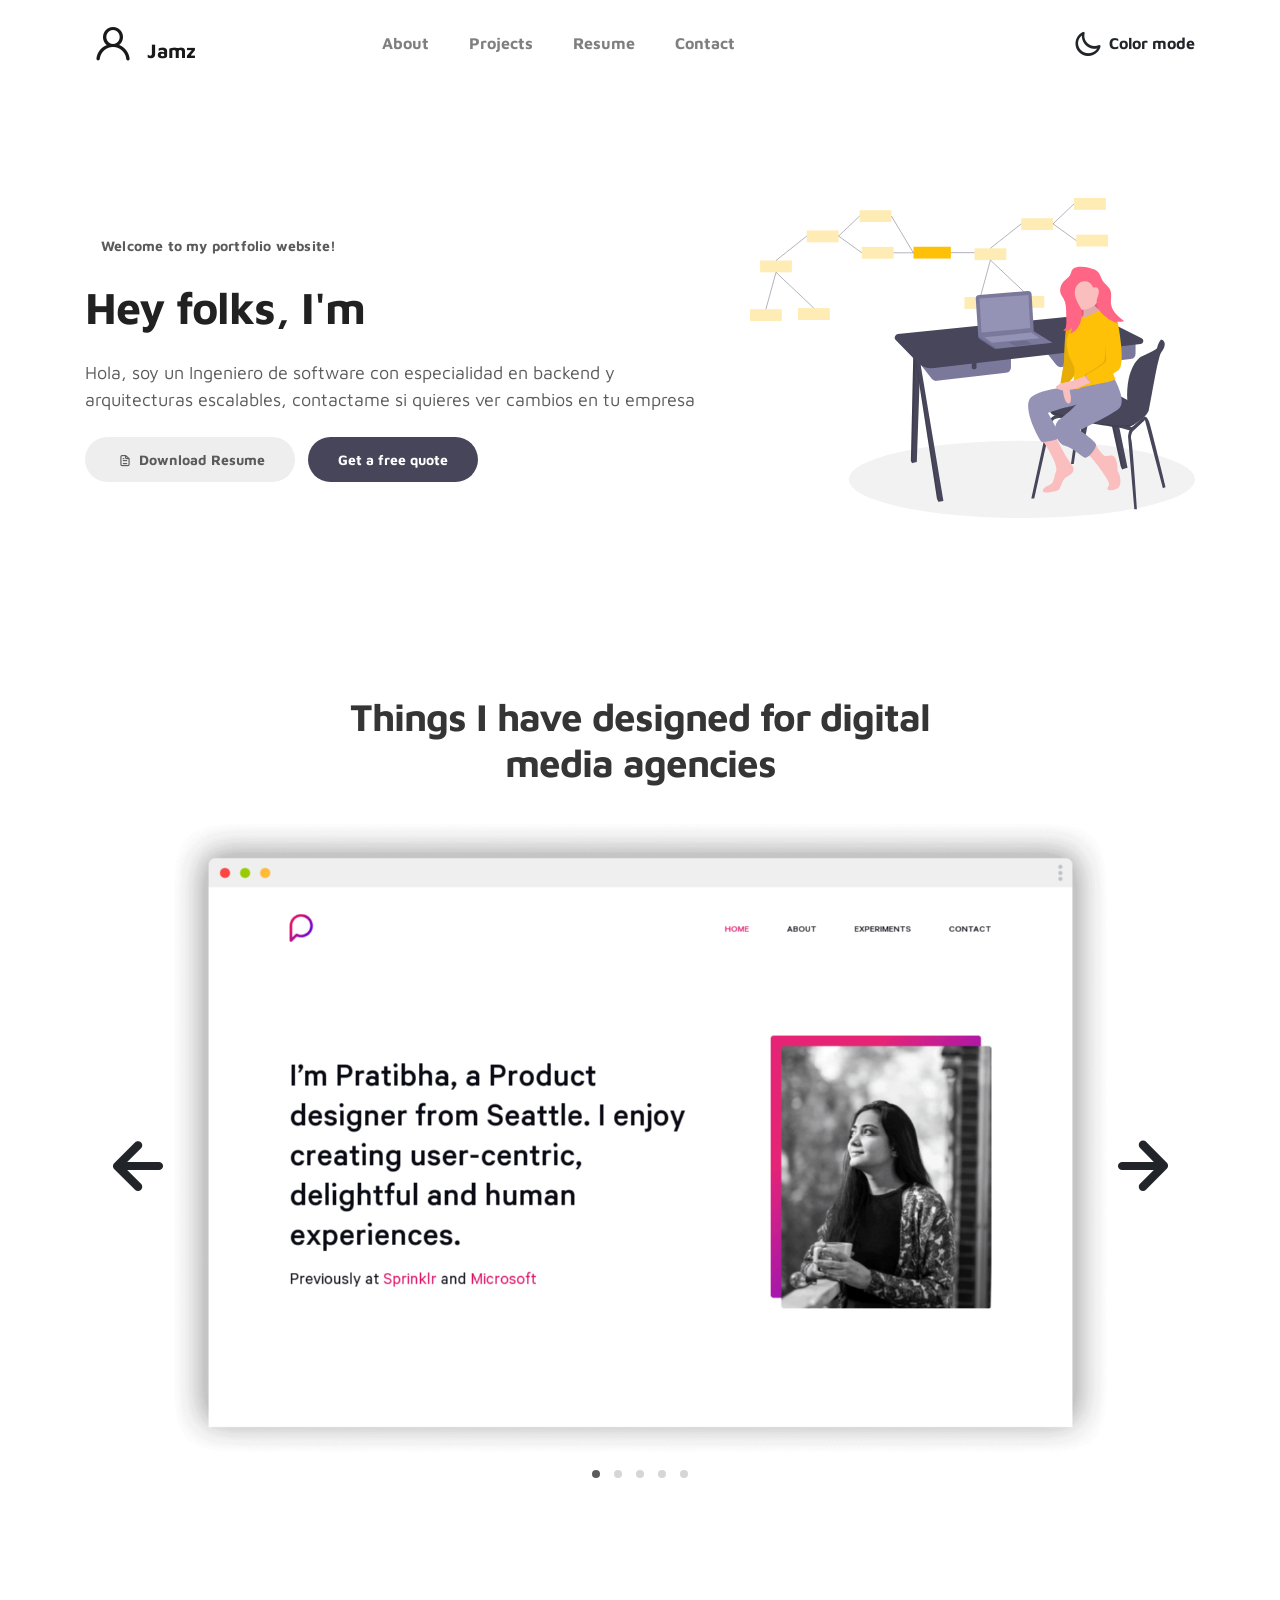
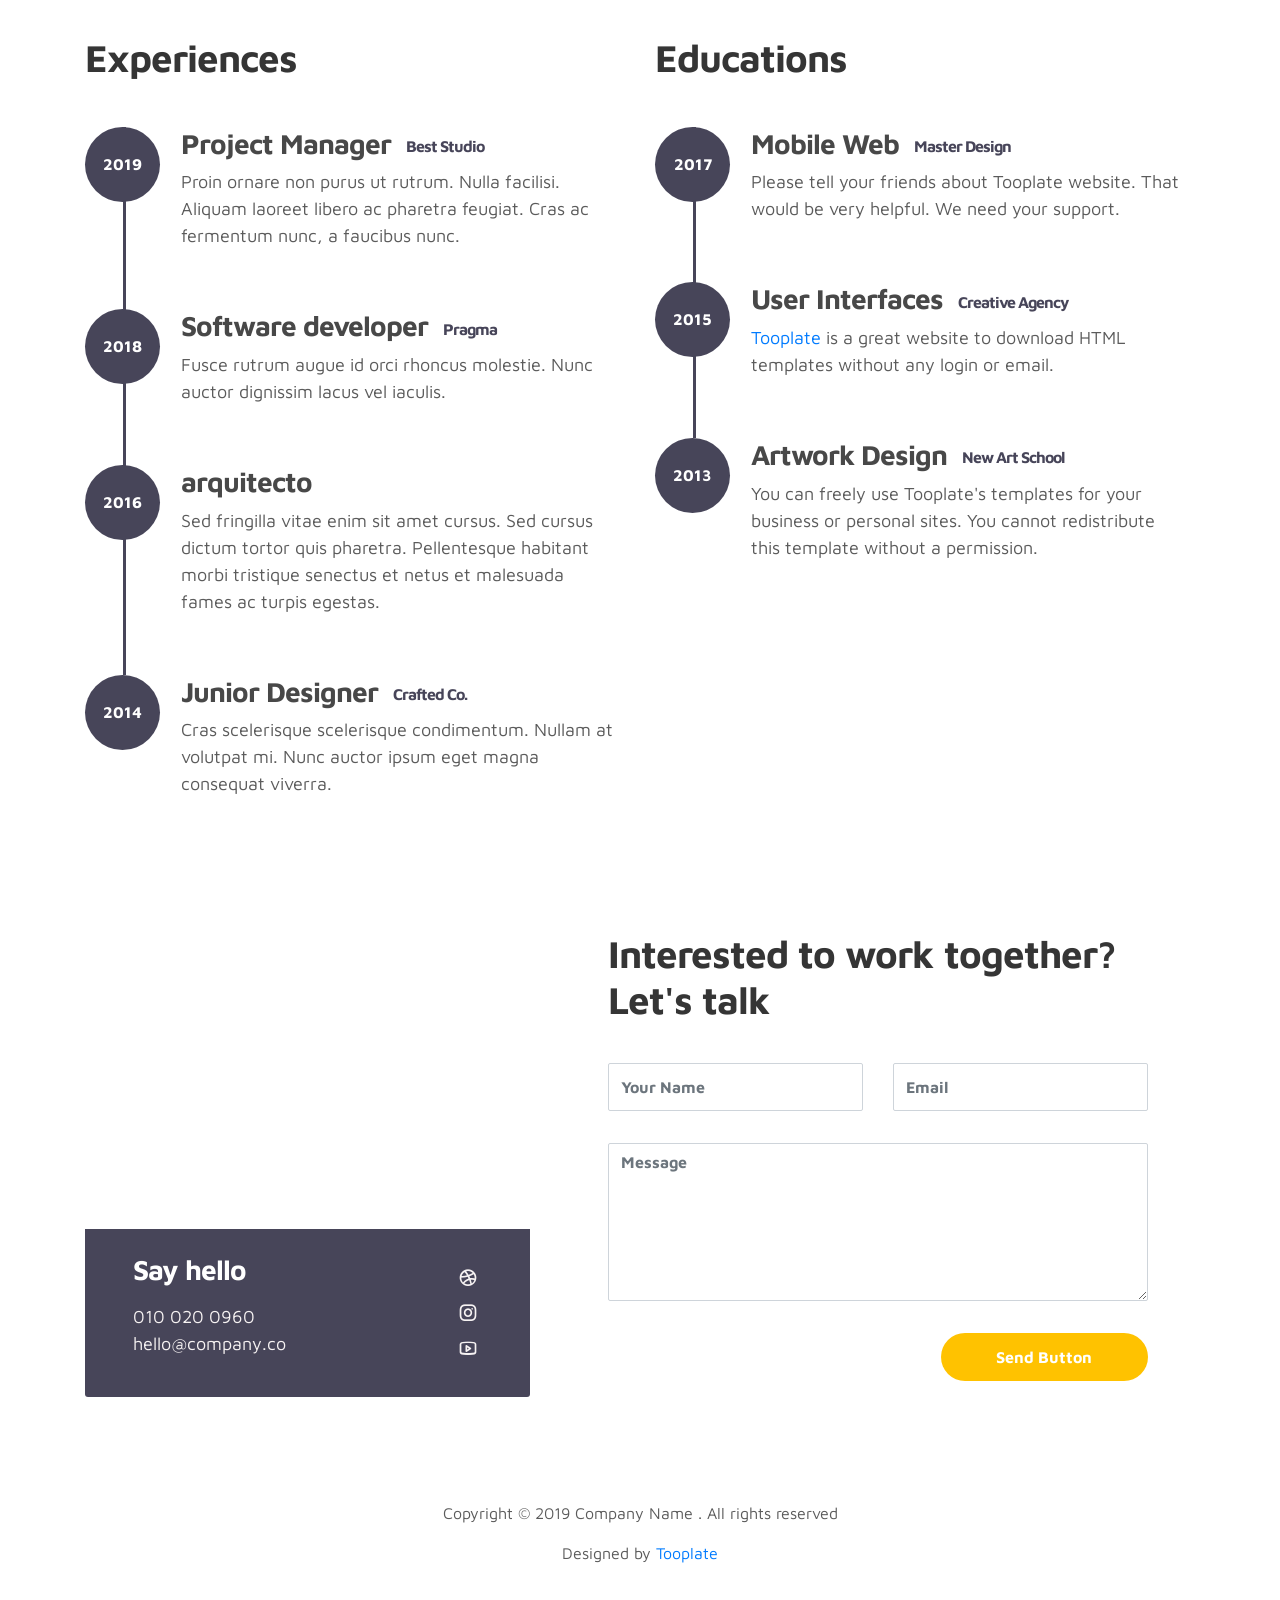
<file: index.html>
<!doctype html>
<html lang="en">
  <head>
    <meta charset="utf-8">
    <meta name="viewport" content="width=device-width, initial-scale=1, shrink-to-fit=no">
    <meta name="description" content="">
    <meta name="author" content="">

    <title>Marvel HTML Bootstrap 4 Template</title>

    <link rel="stylesheet" href="css/bootstrap.min.css">
    <link rel="stylesheet" href="css/unicons.css">
    <link rel="stylesheet" href="css/owl.carousel.min.css">
    <link rel="stylesheet" href="css/owl.theme.default.min.css">

    <!-- MAIN STYLE -->
    <link rel="stylesheet" href="css/tooplate-style.css">
    
<!--

Tooplate 2115 Marvel

https://www.tooplate.com/view/2115-marvel

-->
  </head>
  <body>

    <!-- MENU -->
    <nav class="navbar navbar-expand-sm navbar-light">
        <div class="container">
            <a class="navbar-brand" href="index.html"><i class='uil uil-user'></i> Jamz</a>

            <button class="navbar-toggler" type="button" data-toggle="collapse" data-target="#navbarNav" aria-controls="navbarNav" aria-expanded="false"
                aria-label="Toggle navigation">
                <span class="navbar-toggler-icon"></span>
                <span class="navbar-toggler-icon"></span>
                <span class="navbar-toggler-icon"></span>
            </button>

            <div class="collapse navbar-collapse" id="navbarNav">
                <ul class="navbar-nav mx-auto">
                    <li class="nav-item">
                        <a href="#about" class="nav-link"><span data-hover="About">About</span></a>
                    </li>
                    <li class="nav-item">
                        <a href="#project" class="nav-link"><span data-hover="Projects">Projects</span></a>
                    </li>
                    <li class="nav-item">
                        <a href="#resume" class="nav-link"><span data-hover="Resume">Resume</span></a>
                    </li>
                    <li class="nav-item">
                        <a href="#contact" class="nav-link"><span data-hover="Contact">Contact</span></a>
                    </li>
                </ul>

                <ul class="navbar-nav ml-lg-auto">
                    <div class="ml-lg-4">
                      <div class="color-mode d-lg-flex justify-content-center align-items-center">
                        <i class="color-mode-icon"></i>
                        Color mode
                      </div>
                    </div>
                </ul>
            </div>
        </div>
    </nav>

    <!-- ABOUT -->
    <section class="about full-screen d-lg-flex justify-content-center align-items-center" id="about">
        <div class="container">
            <div class="row">
                
                <div class="col-lg-7 col-md-12 col-12 d-flex align-items-center">
                    <div class="about-text">
                        <small class="small-text">Welcome to <span class="mobile-block">my portfolio website!</span></small>
                        <h1 class="animated animated-text">
                            <span class="mr-2">Hey folks, I'm</span>
                                <div class="animated-info">
                                    <span class="animated-item">Jose Montenegro</span>
                                    <span class="animated-item">Backend </span>
                                    <span class="animated-item">Arquitecto</span>
                                </div>
                        </h1>

                        <p>Hola, soy un Ingeniero de software con especialidad en backend y arquitecturas escalables, contactame si quieres ver cambios en tu empresa</p>
                        
                        <div class="custom-btn-group mt-4">
                          <a href="#" class="btn mr-lg-2 custom-btn"><i class='uil uil-file-alt'></i> Download Resume</a>
                          <a href="#contact" class="btn custom-btn custom-btn-bg custom-btn-link">Get a free quote</a>
                        </div>
                    </div>
                </div>

                <div class="col-lg-5 col-md-12 col-12">
                    <div class="about-image svg">
                        <img src="images/undraw/undraw_software_engineer_lvl5.svg" class="img-fluid" alt="svg image">
                    </div>
                </div>

            </div>
        </div>
    </section>

    <!-- PROJECTS -->
    <section class="project py-5" id="project">
        <div class="container">
                
                <div class="row">
                  <div class="col-lg-11 text-center mx-auto col-12">

                      <div class="col-lg-8 mx-auto">
                        <h2>Things I have designed for digital media agencies</h2>
                      </div>

                      <div class="owl-carousel owl-theme">
                        <div class="item">
                          <div class="project-info">
                            <img src="images/project/project-image01.png" class="img-fluid" alt="project image">
                          </div>
                        </div>

                        <div class="item">
                          <div class="project-info">
                            <img src="images/project/project-image02.png" class="img-fluid" alt="project image">
                          </div>
                        </div>

                        <div class="item">
                          <div class="project-info">
                            <img src="images/project/project-image03.png" class="img-fluid" alt="project image">
                          </div>
                        </div>

                        <div class="item">
                          <div class="project-info">
                            <img src="images/project/project-image04.png" class="img-fluid" alt="project image">
                          </div>
                        </div>

                        <div class="item">
                          <div class="project-info">
                            <img src="images/project/project-image05.png" class="img-fluid" alt="project image">
                          </div>
                        </div>
                      </div>

                  </div>
                </div>
        </div>
    </section>

    <!-- FEATURES -->
    <section class="resume py-5 d-lg-flex justify-content-center align-items-center" id="resume">
        <div class="container">
            <div class="row">

                <div class="col-lg-6 col-12">
                  <h2 class="mb-4">Experiences</h2>

                    <div class="timeline">
                        <div class="timeline-wrapper">
                             <div class="timeline-yr">
                                  <span>2019</span>
                             </div>
                             <div class="timeline-info">
                                  <h3><span>Project Manager</span><small>Best Studio</small></h3>
                                  <p>Proin ornare non purus ut rutrum. Nulla facilisi. Aliquam laoreet libero ac pharetra feugiat. Cras ac fermentum nunc, a faucibus nunc.</p>
                             </div>
                        </div>

                        <div class="timeline-wrapper">
                            <div class="timeline-yr">
                                <span>2018</span>
                            </div>
                            <div class="timeline-info">
                                <h3><span>Software developer</span><small>Pragma</small></h3>
                                <p>Fusce rutrum augue id orci rhoncus molestie. Nunc auctor dignissim lacus vel iaculis.</p>
                            </div>
                        </div>

                        <div class="timeline-wrapper">
                            <div class="timeline-yr">
                                <span>2016</span>
                            </div>
                            <div class="timeline-info">
                                <h3><span>arquitecto</h3>
                                <p>Sed fringilla vitae enim sit amet cursus. Sed cursus dictum tortor quis pharetra. Pellentesque habitant morbi tristique senectus et netus et malesuada fames ac turpis egestas.</p>
                            </div>
                        </div>
                        
                        <div class="timeline-wrapper">
                            <div class="timeline-yr">
                                <span>2014</span>
                            </div>
                            <div class="timeline-info">
                                <h3><span>Junior Designer<small>Crafted Co.</small></h3>
                                <p>Cras scelerisque scelerisque condimentum. Nullam at volutpat mi. Nunc auctor ipsum eget magna consequat viverra.</p>
                            </div>
                        </div>

                    </div>
                </div>

                <div class="col-lg-6 col-12">
                  <h2 class="mb-4 mobile-mt-2">Educations</h2>

                    <div class="timeline">
                        <div class="timeline-wrapper">
                             <div class="timeline-yr">
                                  <span>2017</span>
                             </div>
                             <div class="timeline-info">
                                  <h3><span>Mobile Web</span><small>Master Design</small></h3>
                                  <p>Please tell your friends about Tooplate website. That would be very helpful. We need your support.</p>
                             </div>
                        </div>

                        <div class="timeline-wrapper">
                            <div class="timeline-yr">
                                <span>2015</span>
                            </div>
                            <div class="timeline-info">
                                <h3><span>User Interfaces</span><small>Creative Agency</small></h3>
                                <p><a rel="nofollow" href="https://www.facebook.com/tooplate">Tooplate</a> is a great website to download HTML templates without any login or email.</p>
                            </div>
                        </div>
                        
                        <div class="timeline-wrapper">
                            <div class="timeline-yr">
                                <span>2013</span>
                            </div>
                            <div class="timeline-info">
                                <h3><span>Artwork Design</span><small>New Art School</small></h3>
                                <p>You can freely use Tooplate's templates for your business or personal sites. You cannot redistribute this template without a permission.</p>
                            </div>
                        </div>

                    </div>
                </div>
                
            </div>
        </div>
    </section>

    <!-- CONTACT -->
    <section class="contact py-5" id="contact">
      <div class="container">
        <div class="row">
          
          <div class="col-lg-5 mr-lg-5 col-12">
            <div class="google-map w-100">
              <iframe src="https://www.google.com/maps/embed?pb=!1m18!1m12!1m3!1d12088.558402180099!2d-73.99373482142036!3d40.75895421922642!2m3!1f0!2f0!3f0!3m2!1i1024!2i768!4f13.1!3m3!1m2!1s0x89c25855b8fb3083%3A0xa0f9aef176042a5c!2sTheater+District%2C+New+York%2C+NY%2C+USA!5e0!3m2!1sen!2smm!4v1549875377188" width="400" height="300" frameborder="0" style="border:0" allowfullscreen></iframe>
            </div>

            <div class="contact-info d-flex justify-content-between align-items-center py-4 px-lg-5">
                <div class="contact-info-item">
                  <h3 class="mb-3 text-white">Say hello</h3>
                  <p class="footer-text mb-0">010 020 0960</p>
                  <p><a href="mailto:hello@company.co">hello@company.co</a></p>
                </div>

                <ul class="social-links">
                     <li><a href="#" class="uil uil-dribbble" data-toggle="tooltip" data-placement="left" title="Dribbble"></a></li>
                     <li><a href="#" class="uil uil-instagram" data-toggle="tooltip" data-placement="left" title="Instagram"></a></li>
                     <li><a href="#" class="uil uil-youtube" data-toggle="tooltip" data-placement="left" title="Youtube"></a></li>
                </ul>
            </div>
          </div>

          <div class="col-lg-6 col-12">
            <div class="contact-form">
              <h2 class="mb-4">Interested to work together? Let's talk</h2>

              <form action="" method="get">
                <div class="row">
                  <div class="col-lg-6 col-12">
                    <input type="text" class="form-control" name="name" placeholder="Your Name" id="name">
                  </div>

                  <div class="col-lg-6 col-12">
                    <input type="email" class="form-control" name="email" placeholder="Email" id="email">
                  </div>

                  <div class="col-12">
                    <textarea name="message" rows="6" class="form-control" id="message" placeholder="Message"></textarea>
                  </div>

                  <div class="ml-lg-auto col-lg-5 col-12">
                    <input type="submit" class="form-control submit-btn" value="Send Button">
                  </div>
                </div>
              </form>
            </div>
          </div>

        </div>
      </div>
    </section>

    <!-- FOOTER -->
     <footer class="footer py-5">
          <div class="container">
               <div class="row">

                    <div class="col-lg-12 col-12">                                
                        <p class="copyright-text text-center">Copyright &copy; 2019 Company Name . All rights reserved</p>
                        <p class="copyright-text text-center">Designed by <a rel="nofollow" href="https://www.facebook.com/tooplate">Tooplate</a></p>
                    </div>
                    
               </div>
          </div>
     </footer>

    <script src="js/jquery-3.3.1.min.js"></script>
    <script src="js/popper.min.js"></script>
    <script src="js/bootstrap.min.js"></script>
    <script src="js/Headroom.js"></script>
    <script src="js/jQuery.headroom.js"></script>
    <script src="js/owl.carousel.min.js"></script>
    <script src="js/smoothscroll.js"></script>
    <script src="js/custom.js"></script>

  </body>
</html>
</file>
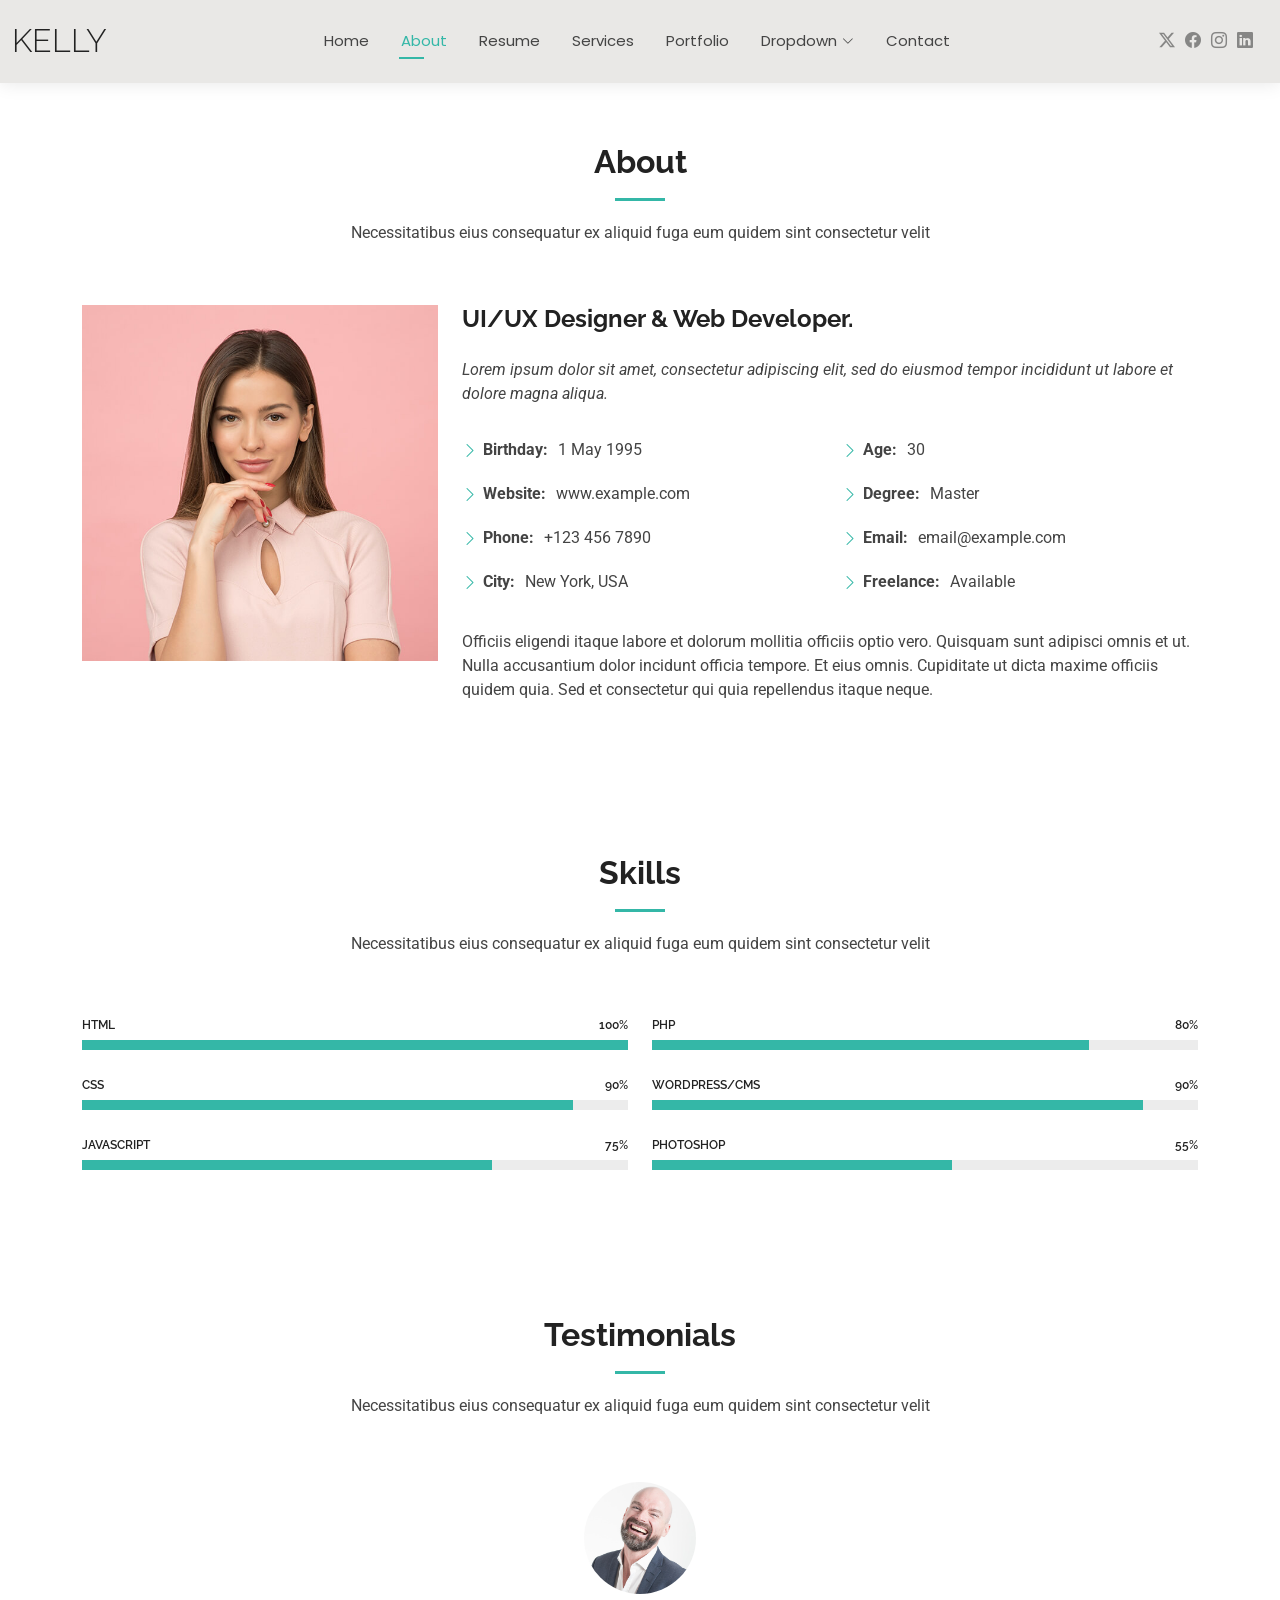
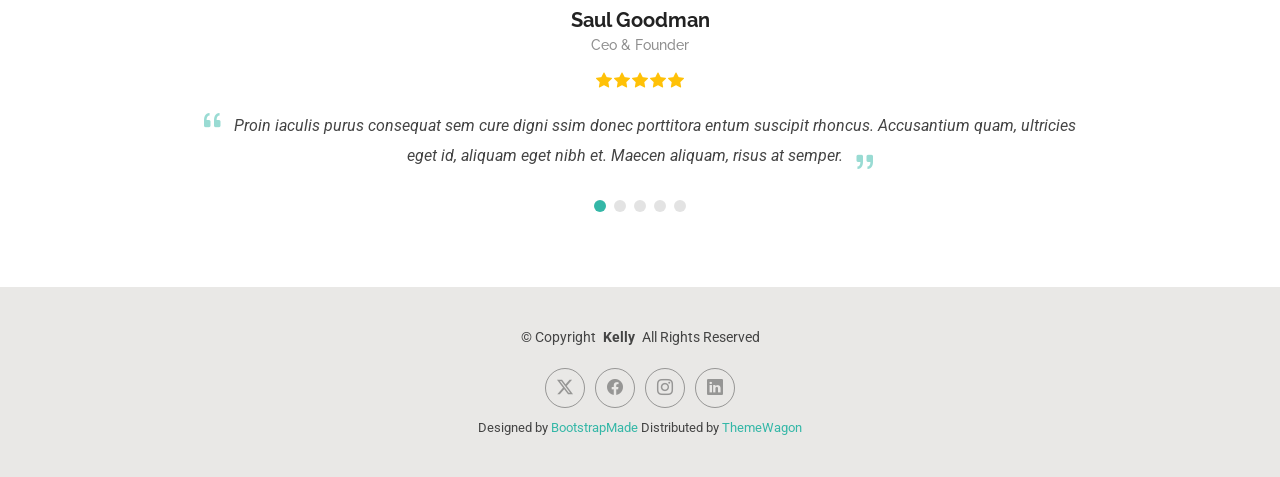
<file: about.html>
<!DOCTYPE html>
<html lang="en">

<head>
  <meta charset="utf-8">
  <meta content="width=device-width, initial-scale=1.0" name="viewport">
  <title>About - Kelly Bootstrap Template</title>
  <meta name="description" content="">
  <meta name="keywords" content="">

  <!-- Favicons -->
  <link href="assets/img/favicon.png" rel="icon">
  <link href="assets/img/apple-touch-icon.png" rel="apple-touch-icon">

  <!-- Fonts -->
  <link href="https://fonts.googleapis.com" rel="preconnect">
  <link href="https://fonts.gstatic.com" rel="preconnect" crossorigin>
  <link href="https://fonts.googleapis.com/css2?family=Roboto:ital,wght@0,100;0,300;0,400;0,500;0,700;0,900;1,100;1,300;1,400;1,500;1,700;1,900&family=Poppins:ital,wght@0,100;0,200;0,300;0,400;0,500;0,600;0,700;0,800;0,900;1,100;1,200;1,300;1,400;1,500;1,600;1,700;1,800;1,900&family=Raleway:ital,wght@0,100;0,200;0,300;0,400;0,500;0,600;0,700;0,800;0,900;1,100;1,200;1,300;1,400;1,500;1,600;1,700;1,800;1,900&display=swap" rel="stylesheet">

  <!-- Vendor CSS Files -->
  <link href="assets/vendor/bootstrap/css/bootstrap.min.css" rel="stylesheet">
  <link href="assets/vendor/bootstrap-icons/bootstrap-icons.css" rel="stylesheet">
  <link href="assets/vendor/aos/aos.css" rel="stylesheet">
  <link href="assets/vendor/swiper/swiper-bundle.min.css" rel="stylesheet">
  <link href="assets/vendor/glightbox/css/glightbox.min.css" rel="stylesheet">

  <!-- Main CSS File -->
  <link href="assets/css/main.css" rel="stylesheet">

  <!-- =======================================================
  * Template Name: Kelly
  * Template URL: https://bootstrapmade.com/kelly-free-bootstrap-cv-resume-html-template/
  * Updated: Aug 07 2024 with Bootstrap v5.3.3
  * Author: BootstrapMade.com
  * License: https://bootstrapmade.com/license/
  ======================================================== -->
</head>

<body class="about-page">

  <header id="header" class="header d-flex align-items-center light-background sticky-top">
    <div class="container-fluid position-relative d-flex align-items-center justify-content-between">

      <a href="index.html" class="logo d-flex align-items-center me-auto me-xl-0">
        <!-- Uncomment the line below if you also wish to use an image logo -->
        <!-- <img src="assets/img/logo.png" alt=""> -->
        <h1 class="sitename">Kelly</h1>
      </a>

      <nav id="navmenu" class="navmenu">
        <ul>
          <li><a href="index.html">Home</a></li>
          <li><a href="about.html" class="active">About</a></li>
          <li><a href="resume.html">Resume</a></li>
          <li><a href="services.html">Services</a></li>
          <li><a href="portfolio.html">Portfolio</a></li>
          <li class="dropdown"><a href="#"><span>Dropdown</span> <i class="bi bi-chevron-down toggle-dropdown"></i></a>
            <ul>
              <li><a href="#">Dropdown 1</a></li>
              <li class="dropdown"><a href="#"><span>Deep Dropdown</span> <i class="bi bi-chevron-down toggle-dropdown"></i></a>
                <ul>
                  <li><a href="#">Deep Dropdown 1</a></li>
                  <li><a href="#">Deep Dropdown 2</a></li>
                  <li><a href="#">Deep Dropdown 3</a></li>
                  <li><a href="#">Deep Dropdown 4</a></li>
                  <li><a href="#">Deep Dropdown 5</a></li>
                </ul>
              </li>
              <li><a href="#">Dropdown 2</a></li>
              <li><a href="#">Dropdown 3</a></li>
              <li><a href="#">Dropdown 4</a></li>
            </ul>
          </li>
          <li><a href="contact.html">Contact</a></li>
        </ul>
        <i class="mobile-nav-toggle d-xl-none bi bi-list"></i>
      </nav>

      <div class="header-social-links">
        <a href="#" class="twitter"><i class="bi bi-twitter-x"></i></a>
        <a href="#" class="facebook"><i class="bi bi-facebook"></i></a>
        <a href="#" class="instagram"><i class="bi bi-instagram"></i></a>
        <a href="#" class="linkedin"><i class="bi bi-linkedin"></i></a>
      </div>

    </div>
  </header>

  <main class="main">

    <!-- About Section -->
    <section id="about" class="about section">

      <!-- Section Title -->
      <div class="container section-title" data-aos="fade-up">
        <h2>About</h2>
        <p>Necessitatibus eius consequatur ex aliquid fuga eum quidem sint consectetur velit</p>
      </div><!-- End Section Title -->

      <div class="container" data-aos="fade-up" data-aos-delay="100">

        <div class="row gy-4 justify-content-center">
          <div class="col-lg-4">
            <img src="assets/img/profile-img.jpg" class="img-fluid" alt="">
          </div>
          <div class="col-lg-8 content">
            <h2>UI/UX Designer &amp; Web Developer.</h2>
            <p class="fst-italic py-3">
              Lorem ipsum dolor sit amet, consectetur adipiscing elit, sed do eiusmod tempor incididunt ut labore et dolore
              magna aliqua.
            </p>
            <div class="row">
              <div class="col-lg-6">
                <ul>
                  <li><i class="bi bi-chevron-right"></i> <strong>Birthday:</strong> <span>1 May 1995</span></li>
                  <li><i class="bi bi-chevron-right"></i> <strong>Website:</strong> <span>www.example.com</span></li>
                  <li><i class="bi bi-chevron-right"></i> <strong>Phone:</strong> <span>+123 456 7890</span></li>
                  <li><i class="bi bi-chevron-right"></i> <strong>City:</strong> <span>New York, USA</span></li>
                </ul>
              </div>
              <div class="col-lg-6">
                <ul>
                  <li><i class="bi bi-chevron-right"></i> <strong>Age:</strong> <span>30</span></li>
                  <li><i class="bi bi-chevron-right"></i> <strong>Degree:</strong> <span>Master</span></li>
                  <li><i class="bi bi-chevron-right"></i> <strong>Email:</strong> <span>email@example.com</span></li>
                  <li><i class="bi bi-chevron-right"></i> <strong>Freelance:</strong> <span>Available</span></li>
                </ul>
              </div>
            </div>
            <p class="py-3">
              Officiis eligendi itaque labore et dolorum mollitia officiis optio vero. Quisquam sunt adipisci omnis et ut. Nulla accusantium dolor incidunt officia tempore. Et eius omnis.
              Cupiditate ut dicta maxime officiis quidem quia. Sed et consectetur qui quia repellendus itaque neque.
            </p>
          </div>
        </div>

      </div>

    </section><!-- /About Section -->

    <!-- Skills Section -->
    <section id="skills" class="skills section">

      <!-- Section Title -->
      <div class="container section-title" data-aos="fade-up">
        <h2>Skills</h2>
        <p>Necessitatibus eius consequatur ex aliquid fuga eum quidem sint consectetur velit</p>
      </div><!-- End Section Title -->

      <div class="container" data-aos="fade-up" data-aos-delay="100">

        <div class="row skills-content skills-animation">

          <div class="col-lg-6">

            <div class="progress">
              <span class="skill"><span>HTML</span> <i class="val">100%</i></span>
              <div class="progress-bar-wrap">
                <div class="progress-bar" role="progressbar" aria-valuenow="100" aria-valuemin="0" aria-valuemax="100"></div>
              </div>
            </div><!-- End Skills Item -->

            <div class="progress">
              <span class="skill"><span>CSS</span> <i class="val">90%</i></span>
              <div class="progress-bar-wrap">
                <div class="progress-bar" role="progressbar" aria-valuenow="90" aria-valuemin="0" aria-valuemax="100"></div>
              </div>
            </div><!-- End Skills Item -->

            <div class="progress">
              <span class="skill"><span>JavaScript</span> <i class="val">75%</i></span>
              <div class="progress-bar-wrap">
                <div class="progress-bar" role="progressbar" aria-valuenow="75" aria-valuemin="0" aria-valuemax="100"></div>
              </div>
            </div><!-- End Skills Item -->

          </div>

          <div class="col-lg-6">

            <div class="progress">
              <span class="skill"><span>PHP</span> <i class="val">80%</i></span>
              <div class="progress-bar-wrap">
                <div class="progress-bar" role="progressbar" aria-valuenow="80" aria-valuemin="0" aria-valuemax="100"></div>
              </div>
            </div><!-- End Skills Item -->

            <div class="progress">
              <span class="skill"><span>WordPress/CMS</span> <i class="val">90%</i></span>
              <div class="progress-bar-wrap">
                <div class="progress-bar" role="progressbar" aria-valuenow="90" aria-valuemin="0" aria-valuemax="100"></div>
              </div>
            </div><!-- End Skills Item -->

            <div class="progress">
              <span class="skill"><span>Photoshop</span> <i class="val">55%</i></span>
              <div class="progress-bar-wrap">
                <div class="progress-bar" role="progressbar" aria-valuenow="55" aria-valuemin="0" aria-valuemax="100"></div>
              </div>
            </div><!-- End Skills Item -->

          </div>

        </div>

      </div>

    </section><!-- /Skills Section -->


    <!-- Testimonials Section -->
    <section id="testimonials" class="testimonials section">

      <!-- Section Title -->
      <div class="container section-title" data-aos="fade-up">
        <h2>Testimonials</h2>
        <p>Necessitatibus eius consequatur ex aliquid fuga eum quidem sint consectetur velit</p>
      </div><!-- End Section Title -->

      <div class="container" data-aos="fade-up" data-aos-delay="100">

        <div class="swiper init-swiper">
          <script type="application/json" class="swiper-config">
            {
              "loop": true,
              "speed": 600,
              "autoplay": {
                "delay": 5000
              },
              "slidesPerView": "auto",
              "pagination": {
                "el": ".swiper-pagination",
                "type": "bullets",
                "clickable": true
              }
            }
          </script>
          <div class="swiper-wrapper">

            <div class="swiper-slide">
              <div class="testimonial-item">
                <img src="assets/img/testimonials/testimonials-1.jpg" class="testimonial-img" alt="">
                <h3>Saul Goodman</h3>
                <h4>Ceo &amp; Founder</h4>
                <div class="stars">
                  <i class="bi bi-star-fill"></i><i class="bi bi-star-fill"></i><i class="bi bi-star-fill"></i><i class="bi bi-star-fill"></i><i class="bi bi-star-fill"></i>
                </div>
                <p>
                  <i class="bi bi-quote quote-icon-left"></i>
                  <span>Proin iaculis purus consequat sem cure digni ssim donec porttitora entum suscipit rhoncus. Accusantium quam, ultricies eget id, aliquam eget nibh et. Maecen aliquam, risus at semper.</span>
                  <i class="bi bi-quote quote-icon-right"></i>
                </p>
              </div>
            </div><!-- End testimonial item -->

            <div class="swiper-slide">
              <div class="testimonial-item">
                <img src="assets/img/testimonials/testimonials-2.jpg" class="testimonial-img" alt="">
                <h3>Sara Wilsson</h3>
                <h4>Designer</h4>
                <div class="stars">
                  <i class="bi bi-star-fill"></i><i class="bi bi-star-fill"></i><i class="bi bi-star-fill"></i><i class="bi bi-star-fill"></i><i class="bi bi-star-fill"></i>
                </div>
                <p>
                  <i class="bi bi-quote quote-icon-left"></i>
                  <span>Export tempor illum tamen malis malis eram quae irure esse labore quem cillum quid cillum eram malis quorum velit fore eram velit sunt aliqua noster fugiat irure amet legam anim culpa.</span>
                  <i class="bi bi-quote quote-icon-right"></i>
                </p>
              </div>
            </div><!-- End testimonial item -->

            <div class="swiper-slide">
              <div class="testimonial-item">
                <img src="assets/img/testimonials/testimonials-3.jpg" class="testimonial-img" alt="">
                <h3>Jena Karlis</h3>
                <h4>Store Owner</h4>
                <div class="stars">
                  <i class="bi bi-star-fill"></i><i class="bi bi-star-fill"></i><i class="bi bi-star-fill"></i><i class="bi bi-star-fill"></i><i class="bi bi-star-fill"></i>
                </div>
                <p>
                  <i class="bi bi-quote quote-icon-left"></i>
                  <span>Enim nisi quem export duis labore cillum quae magna enim sint quorum nulla quem veniam duis minim tempor labore quem eram duis noster aute amet eram fore quis sint minim.</span>
                  <i class="bi bi-quote quote-icon-right"></i>
                </p>
              </div>
            </div><!-- End testimonial item -->

            <div class="swiper-slide">
              <div class="testimonial-item">
                <img src="assets/img/testimonials/testimonials-4.jpg" class="testimonial-img" alt="">
                <h3>Matt Brandon</h3>
                <h4>Freelancer</h4>
                <div class="stars">
                  <i class="bi bi-star-fill"></i><i class="bi bi-star-fill"></i><i class="bi bi-star-fill"></i><i class="bi bi-star-fill"></i><i class="bi bi-star-fill"></i>
                </div>
                <p>
                  <i class="bi bi-quote quote-icon-left"></i>
                  <span>Fugiat enim eram quae cillum dolore dolor amet nulla culpa multos export minim fugiat minim velit minim dolor enim duis veniam ipsum anim magna sunt elit fore quem dolore labore illum veniam.</span>
                  <i class="bi bi-quote quote-icon-right"></i>
                </p>
              </div>
            </div><!-- End testimonial item -->

            <div class="swiper-slide">
              <div class="testimonial-item">
                <img src="assets/img/testimonials/testimonials-5.jpg" class="testimonial-img" alt="">
                <h3>John Larson</h3>
                <h4>Entrepreneur</h4>
                <div class="stars">
                  <i class="bi bi-star-fill"></i><i class="bi bi-star-fill"></i><i class="bi bi-star-fill"></i><i class="bi bi-star-fill"></i><i class="bi bi-star-fill"></i>
                </div>
                <p>
                  <i class="bi bi-quote quote-icon-left"></i>
                  <span>Quis quorum aliqua sint quem legam fore sunt eram irure aliqua veniam tempor noster veniam enim culpa labore duis sunt culpa nulla illum cillum fugiat legam esse veniam culpa fore nisi cillum quid.</span>
                  <i class="bi bi-quote quote-icon-right"></i>
                </p>
              </div>
            </div><!-- End testimonial item -->

          </div>
          <div class="swiper-pagination"></div>
        </div>

      </div>

    </section><!-- /Testimonials Section -->

  </main>

  <footer id="footer" class="footer light-background">

    <div class="container">
      <div class="copyright text-center ">
        <p>© <span>Copyright</span> <strong class="px-1 sitename">Kelly</strong> <span>All Rights Reserved<br></span></p>
      </div>
      <div class="social-links d-flex justify-content-center">
        <a href=""><i class="bi bi-twitter-x"></i></a>
        <a href=""><i class="bi bi-facebook"></i></a>
        <a href=""><i class="bi bi-instagram"></i></a>
        <a href=""><i class="bi bi-linkedin"></i></a>
      </div>
      <div class="credits">
        <!-- All the links in the footer should remain intact. -->
        <!-- You can delete the links only if you've purchased the pro version. -->
        <!-- Licensing information: https://bootstrapmade.com/license/ -->
        <!-- Purchase the pro version with working PHP/AJAX contact form: [buy-url] -->
        Designed by <a href="https://bootstrapmade.com/">BootstrapMade</a> Distributed by <a href=“https://themewagon.com>ThemeWagon
      </div>
    </div>

  </footer>

  <!-- Scroll Top -->
  <a href="#" id="scroll-top" class="scroll-top d-flex align-items-center justify-content-center"><i class="bi bi-arrow-up-short"></i></a>

  <!-- Preloader -->
  <div id="preloader"></div>

  <!-- Vendor JS Files -->
  <script src="assets/vendor/bootstrap/js/bootstrap.bundle.min.js"></script>
  <script src="assets/vendor/php-email-form/validate.js"></script>
  <script src="assets/vendor/aos/aos.js"></script>
  <script src="assets/vendor/waypoints/noframework.waypoints.js"></script>
  <script src="assets/vendor/purecounter/purecounter_vanilla.js"></script>
  <script src="assets/vendor/swiper/swiper-bundle.min.js"></script>
  <script src="assets/vendor/glightbox/js/glightbox.min.js"></script>
  <script src="assets/vendor/imagesloaded/imagesloaded.pkgd.min.js"></script>
  <script src="assets/vendor/isotope-layout/isotope.pkgd.min.js"></script>

  <!-- Main JS File -->
  <script src="assets/js/main.js"></script>

</body>

</html>
</file>
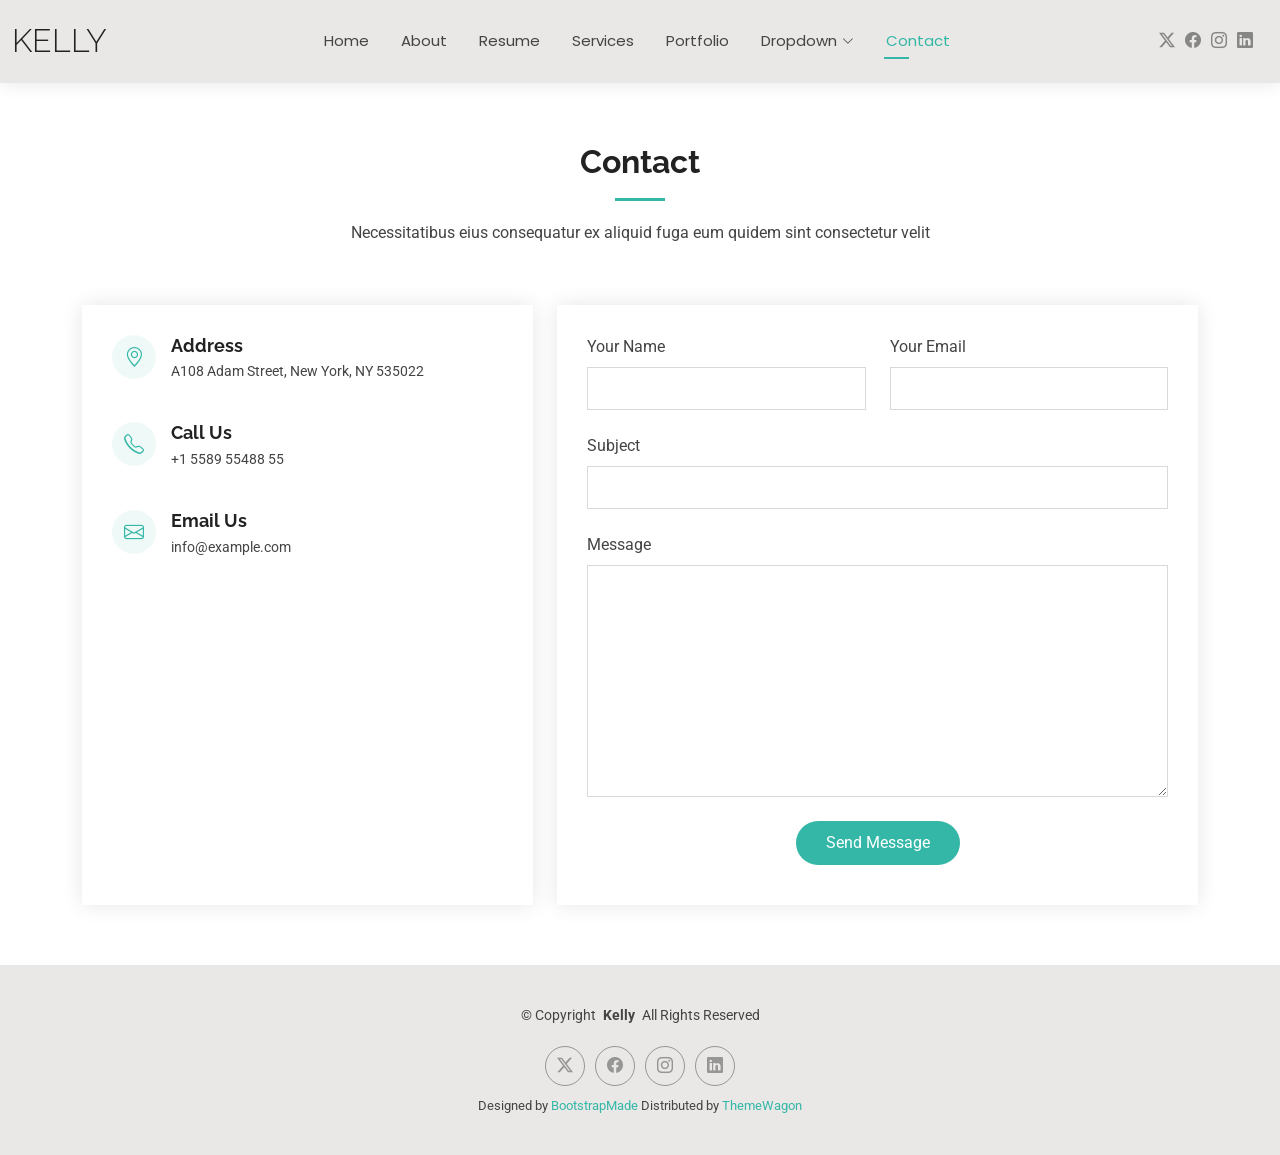
<file: contact.html>
<!DOCTYPE html>
<html lang="en">

<head>
  <meta charset="utf-8">
  <meta content="width=device-width, initial-scale=1.0" name="viewport">
  <title>Contact - Kelly Bootstrap Template</title>
  <meta name="description" content="">
  <meta name="keywords" content="">

  <!-- Favicons -->
  <link href="assets/img/favicon.png" rel="icon">
  <link href="assets/img/apple-touch-icon.png" rel="apple-touch-icon">

  <!-- Fonts -->
  <link href="https://fonts.googleapis.com" rel="preconnect">
  <link href="https://fonts.gstatic.com" rel="preconnect" crossorigin>
  <link href="https://fonts.googleapis.com/css2?family=Roboto:ital,wght@0,100;0,300;0,400;0,500;0,700;0,900;1,100;1,300;1,400;1,500;1,700;1,900&family=Poppins:ital,wght@0,100;0,200;0,300;0,400;0,500;0,600;0,700;0,800;0,900;1,100;1,200;1,300;1,400;1,500;1,600;1,700;1,800;1,900&family=Raleway:ital,wght@0,100;0,200;0,300;0,400;0,500;0,600;0,700;0,800;0,900;1,100;1,200;1,300;1,400;1,500;1,600;1,700;1,800;1,900&display=swap" rel="stylesheet">

  <!-- Vendor CSS Files -->
  <link href="assets/vendor/bootstrap/css/bootstrap.min.css" rel="stylesheet">
  <link href="assets/vendor/bootstrap-icons/bootstrap-icons.css" rel="stylesheet">
  <link href="assets/vendor/aos/aos.css" rel="stylesheet">
  <link href="assets/vendor/swiper/swiper-bundle.min.css" rel="stylesheet">
  <link href="assets/vendor/glightbox/css/glightbox.min.css" rel="stylesheet">

  <!-- Main CSS File -->
  <link href="assets/css/main.css" rel="stylesheet">

  <!-- =======================================================
  * Template Name: Kelly
  * Template URL: https://bootstrapmade.com/kelly-free-bootstrap-cv-resume-html-template/
  * Updated: Aug 07 2024 with Bootstrap v5.3.3
  * Author: BootstrapMade.com
  * License: https://bootstrapmade.com/license/
  ======================================================== -->
</head>

<body class="contact-page">

  <header id="header" class="header d-flex align-items-center light-background sticky-top">
    <div class="container-fluid position-relative d-flex align-items-center justify-content-between">

      <a href="index.html" class="logo d-flex align-items-center me-auto me-xl-0">
        <!-- Uncomment the line below if you also wish to use an image logo -->
        <!-- <img src="assets/img/logo.png" alt=""> -->
        <h1 class="sitename">Kelly</h1>
      </a>

      <nav id="navmenu" class="navmenu">
        <ul>
          <li><a href="index.html">Home</a></li>
          <li><a href="about.html">About</a></li>
          <li><a href="resume.html">Resume</a></li>
          <li><a href="services.html">Services</a></li>
          <li><a href="portfolio.html">Portfolio</a></li>
          <li class="dropdown"><a href="#"><span>Dropdown</span> <i class="bi bi-chevron-down toggle-dropdown"></i></a>
            <ul>
              <li><a href="#">Dropdown 1</a></li>
              <li class="dropdown"><a href="#"><span>Deep Dropdown</span> <i class="bi bi-chevron-down toggle-dropdown"></i></a>
                <ul>
                  <li><a href="#">Deep Dropdown 1</a></li>
                  <li><a href="#">Deep Dropdown 2</a></li>
                  <li><a href="#">Deep Dropdown 3</a></li>
                  <li><a href="#">Deep Dropdown 4</a></li>
                  <li><a href="#">Deep Dropdown 5</a></li>
                </ul>
              </li>
              <li><a href="#">Dropdown 2</a></li>
              <li><a href="#">Dropdown 3</a></li>
              <li><a href="#">Dropdown 4</a></li>
            </ul>
          </li>
          <li><a href="contact.html" class="active">Contact</a></li>
        </ul>
        <i class="mobile-nav-toggle d-xl-none bi bi-list"></i>
      </nav>

      <div class="header-social-links">
        <a href="#" class="twitter"><i class="bi bi-twitter-x"></i></a>
        <a href="#" class="facebook"><i class="bi bi-facebook"></i></a>
        <a href="#" class="instagram"><i class="bi bi-instagram"></i></a>
        <a href="#" class="linkedin"><i class="bi bi-linkedin"></i></a>
      </div>

    </div>
  </header>

  <main class="main">

    <!-- Contact Section -->
    <section id="contact" class="contact section">

      <!-- Section Title -->
      <div class="container section-title" data-aos="fade-up">
        <h2>Contact</h2>
        <p>Necessitatibus eius consequatur ex aliquid fuga eum quidem sint consectetur velit</p>
      </div><!-- End Section Title -->

      <div class="container" data-aos="fade-up" data-aos-delay="100">

        <div class="row gy-4">

          <div class="col-lg-5">

            <div class="info-wrap">
              <div class="info-item d-flex" data-aos="fade-up" data-aos-delay="200">
                <i class="bi bi-geo-alt flex-shrink-0"></i>
                <div>
                  <h3>Address</h3>
                  <p>A108 Adam Street, New York, NY 535022</p>
                </div>
              </div><!-- End Info Item -->

              <div class="info-item d-flex" data-aos="fade-up" data-aos-delay="300">
                <i class="bi bi-telephone flex-shrink-0"></i>
                <div>
                  <h3>Call Us</h3>
                  <p>+1 5589 55488 55</p>
                </div>
              </div><!-- End Info Item -->

              <div class="info-item d-flex" data-aos="fade-up" data-aos-delay="400">
                <i class="bi bi-envelope flex-shrink-0"></i>
                <div>
                  <h3>Email Us</h3>
                  <p>info@example.com</p>
                </div>
              </div><!-- End Info Item -->

              <iframe src="https://www.google.com/maps/embed?pb=!1m14!1m8!1m3!1d48389.78314118045!2d-74.006138!3d40.710059!3m2!1i1024!2i768!4f13.1!3m3!1m2!1s0x89c25a22a3bda30d%3A0xb89d1fe6bc499443!2sDowntown%20Conference%20Center!5e0!3m2!1sen!2sus!4v1676961268712!5m2!1sen!2sus" frameborder="0" style="border:0; width: 100%; height: 270px;" allowfullscreen="" loading="lazy" referrerpolicy="no-referrer-when-downgrade"></iframe>
            </div>
          </div>

          <div class="col-lg-7">
            <form action="forms/contact.php" method="post" class="php-email-form" data-aos="fade-up" data-aos-delay="200">
              <div class="row gy-4">

                <div class="col-md-6">
                  <label for="name-field" class="pb-2">Your Name</label>
                  <input type="text" name="name" id="name-field" class="form-control" required="">
                </div>

                <div class="col-md-6">
                  <label for="email-field" class="pb-2">Your Email</label>
                  <input type="email" class="form-control" name="email" id="email-field" required="">
                </div>

                <div class="col-md-12">
                  <label for="subject-field" class="pb-2">Subject</label>
                  <input type="text" class="form-control" name="subject" id="subject-field" required="">
                </div>

                <div class="col-md-12">
                  <label for="message-field" class="pb-2">Message</label>
                  <textarea class="form-control" name="message" rows="10" id="message-field" required=""></textarea>
                </div>

                <div class="col-md-12 text-center">
                  <div class="loading">Loading</div>
                  <div class="error-message"></div>
                  <div class="sent-message">Your message has been sent. Thank you!</div>

                  <button type="submit">Send Message</button>
                </div>

              </div>
            </form>
          </div><!-- End Contact Form -->

        </div>

      </div>

    </section><!-- /Contact Section -->

  </main>

  <footer id="footer" class="footer light-background">

    <div class="container">
      <div class="copyright text-center ">
        <p>© <span>Copyright</span> <strong class="px-1 sitename">Kelly</strong> <span>All Rights Reserved<br></span></p>
      </div>
      <div class="social-links d-flex justify-content-center">
        <a href=""><i class="bi bi-twitter-x"></i></a>
        <a href=""><i class="bi bi-facebook"></i></a>
        <a href=""><i class="bi bi-instagram"></i></a>
        <a href=""><i class="bi bi-linkedin"></i></a>
      </div>
      <div class="credits">
        <!-- All the links in the footer should remain intact. -->
        <!-- You can delete the links only if you've purchased the pro version. -->
        <!-- Licensing information: https://bootstrapmade.com/license/ -->
        <!-- Purchase the pro version with working PHP/AJAX contact form: [buy-url] -->
        Designed by <a href="https://bootstrapmade.com/">BootstrapMade</a> Distributed by <a href=“https://themewagon.com>ThemeWagon
      </div>
    </div>

  </footer>

  <!-- Scroll Top -->
  <a href="#" id="scroll-top" class="scroll-top d-flex align-items-center justify-content-center"><i class="bi bi-arrow-up-short"></i></a>

  <!-- Preloader -->
  <div id="preloader"></div>

  <!-- Vendor JS Files -->
  <script src="assets/vendor/bootstrap/js/bootstrap.bundle.min.js"></script>
  <script src="assets/vendor/php-email-form/validate.js"></script>
  <script src="assets/vendor/aos/aos.js"></script>
  <script src="assets/vendor/waypoints/noframework.waypoints.js"></script>
  <script src="assets/vendor/purecounter/purecounter_vanilla.js"></script>
  <script src="assets/vendor/swiper/swiper-bundle.min.js"></script>
  <script src="assets/vendor/glightbox/js/glightbox.min.js"></script>
  <script src="assets/vendor/imagesloaded/imagesloaded.pkgd.min.js"></script>
  <script src="assets/vendor/isotope-layout/isotope.pkgd.min.js"></script>

  <!-- Main JS File -->
  <script src="assets/js/main.js"></script>

</body>

</html>
</file>
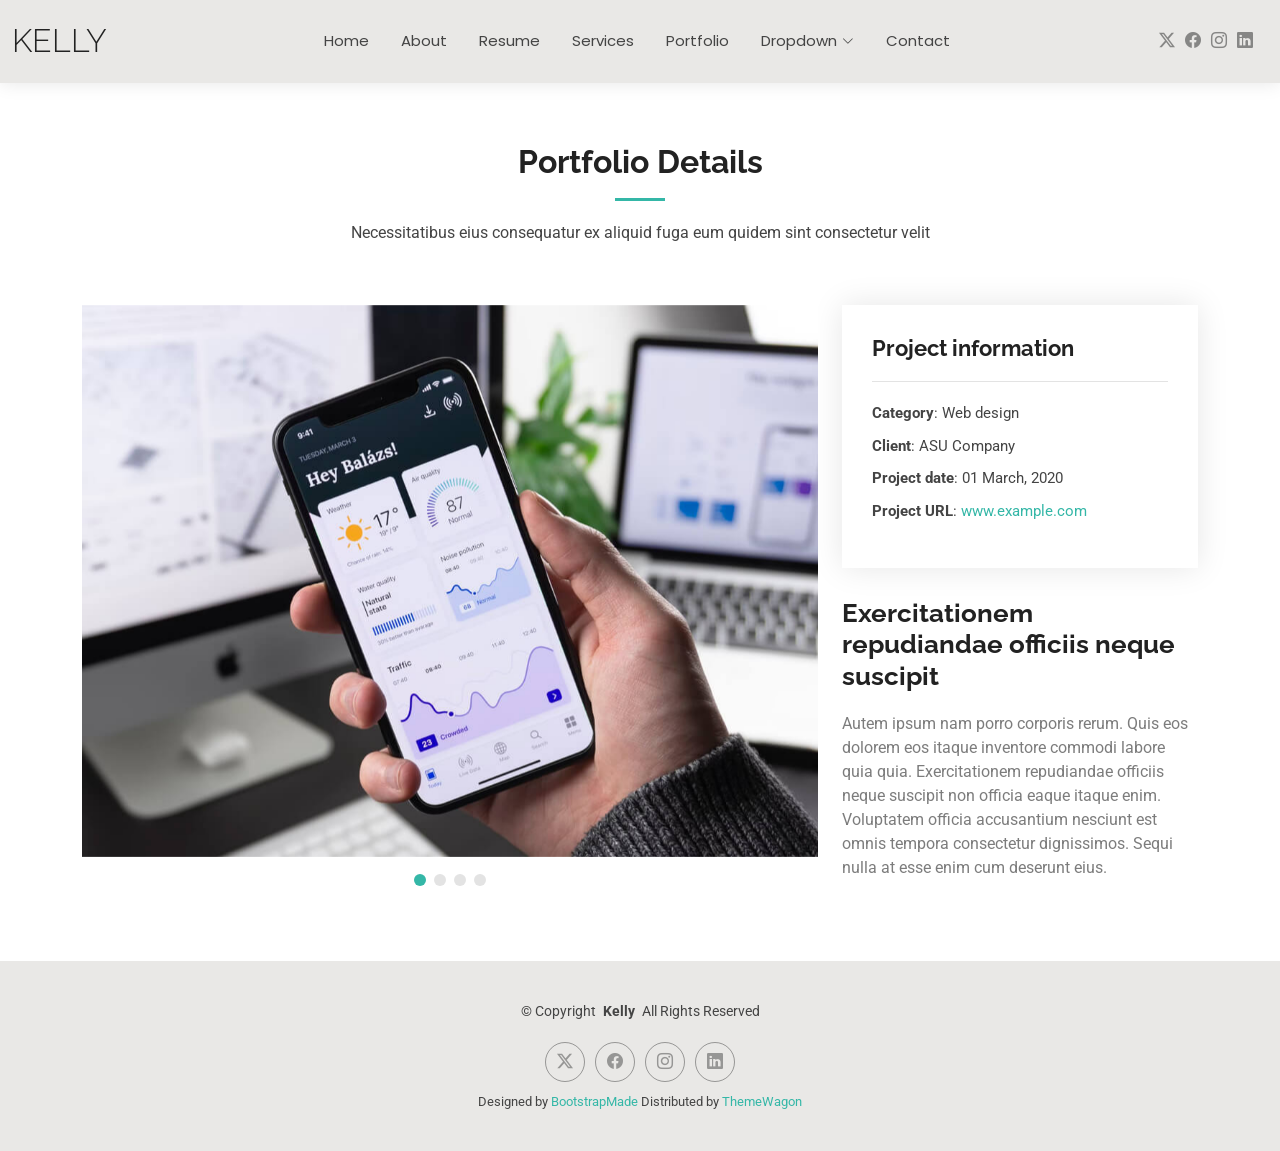
<file: portfolio-details.html>
<!DOCTYPE html>
<html lang="en">

<head>
  <meta charset="utf-8">
  <meta content="width=device-width, initial-scale=1.0" name="viewport">
  <title>Portfolio Details - Kelly Bootstrap Template</title>
  <meta name="description" content="">
  <meta name="keywords" content="">

  <!-- Favicons -->
  <link href="assets/img/favicon.png" rel="icon">
  <link href="assets/img/apple-touch-icon.png" rel="apple-touch-icon">

  <!-- Fonts -->
  <link href="https://fonts.googleapis.com" rel="preconnect">
  <link href="https://fonts.gstatic.com" rel="preconnect" crossorigin>
  <link href="https://fonts.googleapis.com/css2?family=Roboto:ital,wght@0,100;0,300;0,400;0,500;0,700;0,900;1,100;1,300;1,400;1,500;1,700;1,900&family=Poppins:ital,wght@0,100;0,200;0,300;0,400;0,500;0,600;0,700;0,800;0,900;1,100;1,200;1,300;1,400;1,500;1,600;1,700;1,800;1,900&family=Raleway:ital,wght@0,100;0,200;0,300;0,400;0,500;0,600;0,700;0,800;0,900;1,100;1,200;1,300;1,400;1,500;1,600;1,700;1,800;1,900&display=swap" rel="stylesheet">

  <!-- Vendor CSS Files -->
  <link href="assets/vendor/bootstrap/css/bootstrap.min.css" rel="stylesheet">
  <link href="assets/vendor/bootstrap-icons/bootstrap-icons.css" rel="stylesheet">
  <link href="assets/vendor/aos/aos.css" rel="stylesheet">
  <link href="assets/vendor/swiper/swiper-bundle.min.css" rel="stylesheet">
  <link href="assets/vendor/glightbox/css/glightbox.min.css" rel="stylesheet">

  <!-- Main CSS File -->
  <link href="assets/css/main.css" rel="stylesheet">

  <!-- =======================================================
  * Template Name: Kelly
  * Template URL: https://bootstrapmade.com/kelly-free-bootstrap-cv-resume-html-template/
  * Updated: Aug 07 2024 with Bootstrap v5.3.3
  * Author: BootstrapMade.com
  * License: https://bootstrapmade.com/license/
  ======================================================== -->
</head>

<body class="portfolio-details-page">

  <header id="header" class="header d-flex align-items-center light-background sticky-top">
    <div class="container-fluid position-relative d-flex align-items-center justify-content-between">

      <a href="index.html" class="logo d-flex align-items-center me-auto me-xl-0">
        <!-- Uncomment the line below if you also wish to use an image logo -->
        <!-- <img src="assets/img/logo.png" alt=""> -->
        <h1 class="sitename">Kelly</h1>
      </a>

      <nav id="navmenu" class="navmenu">
        <ul>
          <li><a href="index.html">Home</a></li>
          <li><a href="about.html">About</a></li>
          <li><a href="resume.html">Resume</a></li>
          <li><a href="services.html">Services</a></li>
          <li><a href="portfolio.html">Portfolio</a></li>
          <li class="dropdown"><a href="#"><span>Dropdown</span> <i class="bi bi-chevron-down toggle-dropdown"></i></a>
            <ul>
              <li><a href="#">Dropdown 1</a></li>
              <li class="dropdown"><a href="#"><span>Deep Dropdown</span> <i class="bi bi-chevron-down toggle-dropdown"></i></a>
                <ul>
                  <li><a href="#">Deep Dropdown 1</a></li>
                  <li><a href="#">Deep Dropdown 2</a></li>
                  <li><a href="#">Deep Dropdown 3</a></li>
                  <li><a href="#">Deep Dropdown 4</a></li>
                  <li><a href="#">Deep Dropdown 5</a></li>
                </ul>
              </li>
              <li><a href="#">Dropdown 2</a></li>
              <li><a href="#">Dropdown 3</a></li>
              <li><a href="#">Dropdown 4</a></li>
            </ul>
          </li>
          <li><a href="contact.html">Contact</a></li>
        </ul>
        <i class="mobile-nav-toggle d-xl-none bi bi-list"></i>
      </nav>

      <div class="header-social-links">
        <a href="#" class="twitter"><i class="bi bi-twitter-x"></i></a>
        <a href="#" class="facebook"><i class="bi bi-facebook"></i></a>
        <a href="#" class="instagram"><i class="bi bi-instagram"></i></a>
        <a href="#" class="linkedin"><i class="bi bi-linkedin"></i></a>
      </div>

    </div>
  </header>

  <main class="main">

    <!-- Portfolio Details Section -->
    <section id="portfolio-details" class="portfolio-details section">

      <!-- Section Title -->
      <div class="container section-title" data-aos="fade-up">
        <h2>Portfolio Details</h2>
        <p>Necessitatibus eius consequatur ex aliquid fuga eum quidem sint consectetur velit</p>
      </div><!-- End Section Title -->

      <div class="container" data-aos="fade-up" data-aos-delay="100">

        <div class="row gy-4">

          <div class="col-lg-8">
            <div class="portfolio-details-slider swiper init-swiper">

              <script type="application/json" class="swiper-config">
                {
                  "loop": true,
                  "speed": 600,
                  "autoplay": {
                    "delay": 5000
                  },
                  "slidesPerView": "auto",
                  "pagination": {
                    "el": ".swiper-pagination",
                    "type": "bullets",
                    "clickable": true
                  }
                }
              </script>

              <div class="swiper-wrapper align-items-center">

                <div class="swiper-slide">
                  <img src="assets/img/portfolio/app-1.jpg" alt="">
                </div>

                <div class="swiper-slide">
                  <img src="assets/img/portfolio/product-1.jpg" alt="">
                </div>

                <div class="swiper-slide">
                  <img src="assets/img/portfolio/branding-1.jpg" alt="">
                </div>

                <div class="swiper-slide">
                  <img src="assets/img/portfolio/books-1.jpg" alt="">
                </div>

              </div>
              <div class="swiper-pagination"></div>
            </div>
          </div>

          <div class="col-lg-4">
            <div class="portfolio-info" data-aos="fade-up" data-aos-delay="200">
              <h3>Project information</h3>
              <ul>
                <li><strong>Category</strong>: Web design</li>
                <li><strong>Client</strong>: ASU Company</li>
                <li><strong>Project date</strong>: 01 March, 2020</li>
                <li><strong>Project URL</strong>: <a href="#">www.example.com</a></li>
              </ul>
            </div>
            <div class="portfolio-description" data-aos="fade-up" data-aos-delay="300">
              <h2>Exercitationem repudiandae officiis neque suscipit</h2>
              <p>
                Autem ipsum nam porro corporis rerum. Quis eos dolorem eos itaque inventore commodi labore quia quia. Exercitationem repudiandae officiis neque suscipit non officia eaque itaque enim. Voluptatem officia accusantium nesciunt est omnis tempora consectetur dignissimos. Sequi nulla at esse enim cum deserunt eius.
              </p>
            </div>
          </div>

        </div>

      </div>

    </section><!-- /Portfolio Details Section -->

  </main>

  <footer id="footer" class="footer light-background">

    <div class="container">
      <div class="copyright text-center ">
        <p>© <span>Copyright</span> <strong class="px-1 sitename">Kelly</strong> <span>All Rights Reserved<br></span></p>
      </div>
      <div class="social-links d-flex justify-content-center">
        <a href=""><i class="bi bi-twitter-x"></i></a>
        <a href=""><i class="bi bi-facebook"></i></a>
        <a href=""><i class="bi bi-instagram"></i></a>
        <a href=""><i class="bi bi-linkedin"></i></a>
      </div>
      <div class="credits">
        <!-- All the links in the footer should remain intact. -->
        <!-- You can delete the links only if you've purchased the pro version. -->
        <!-- Licensing information: https://bootstrapmade.com/license/ -->
        <!-- Purchase the pro version with working PHP/AJAX contact form: [buy-url] -->
        Designed by <a href="https://bootstrapmade.com/">BootstrapMade</a> Distributed by <a href=“https://themewagon.com>ThemeWagon
      </div>
    </div>

  </footer>

  <!-- Scroll Top -->
  <a href="#" id="scroll-top" class="scroll-top d-flex align-items-center justify-content-center"><i class="bi bi-arrow-up-short"></i></a>

  <!-- Preloader -->
  <div id="preloader"></div>

  <!-- Vendor JS Files -->
  <script src="assets/vendor/bootstrap/js/bootstrap.bundle.min.js"></script>
  <script src="assets/vendor/php-email-form/validate.js"></script>
  <script src="assets/vendor/aos/aos.js"></script>
  <script src="assets/vendor/waypoints/noframework.waypoints.js"></script>
  <script src="assets/vendor/purecounter/purecounter_vanilla.js"></script>
  <script src="assets/vendor/swiper/swiper-bundle.min.js"></script>
  <script src="assets/vendor/glightbox/js/glightbox.min.js"></script>
  <script src="assets/vendor/imagesloaded/imagesloaded.pkgd.min.js"></script>
  <script src="assets/vendor/isotope-layout/isotope.pkgd.min.js"></script>

  <!-- Main JS File -->
  <script src="assets/js/main.js"></script>

</body>

</html>
</file>
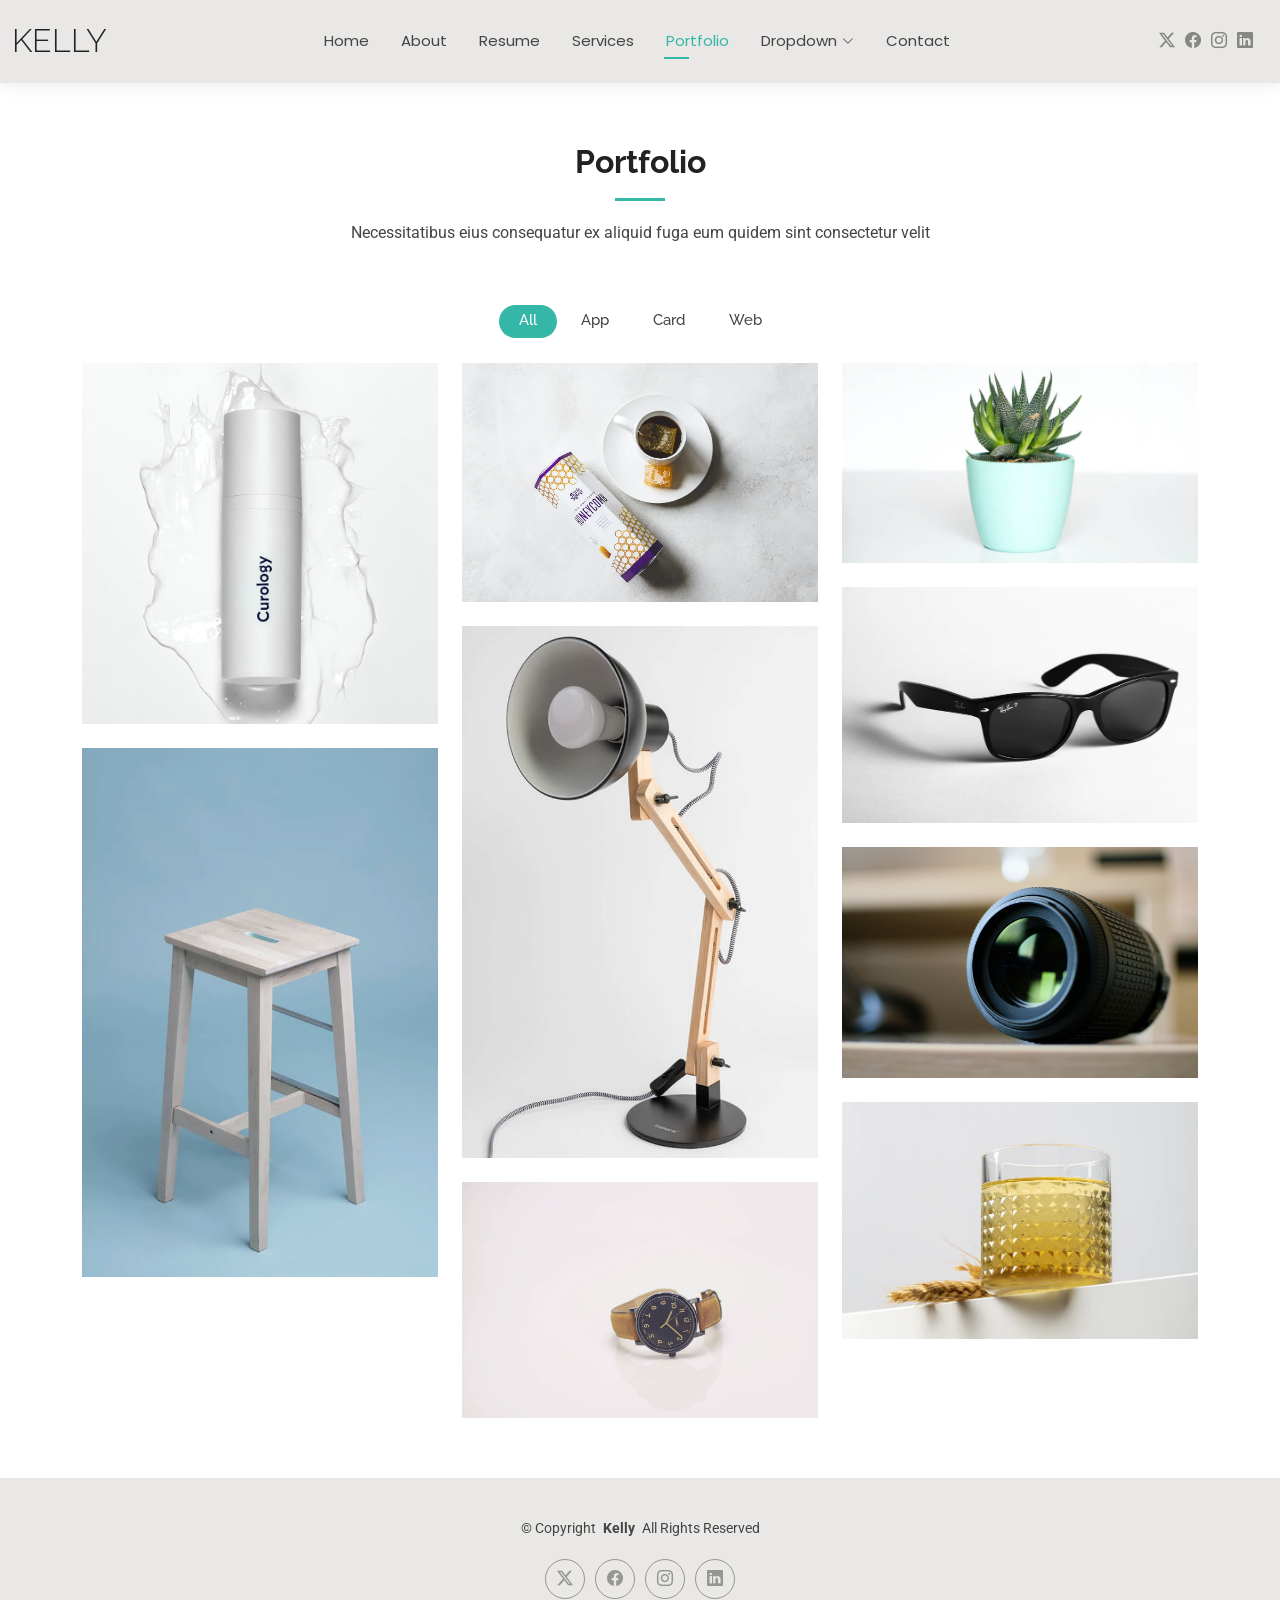
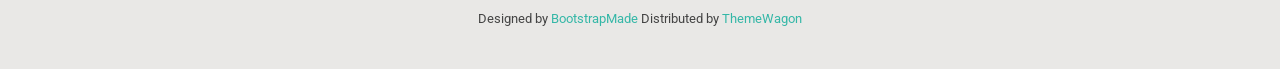
<file: portfolio.html>
<!DOCTYPE html>
<html lang="en">

<head>
  <meta charset="utf-8">
  <meta content="width=device-width, initial-scale=1.0" name="viewport">
  <title>Portfolio - Kelly Bootstrap Template</title>
  <meta name="description" content="">
  <meta name="keywords" content="">

  <!-- Favicons -->
  <link href="assets/img/favicon.png" rel="icon">
  <link href="assets/img/apple-touch-icon.png" rel="apple-touch-icon">

  <!-- Fonts -->
  <link href="https://fonts.googleapis.com" rel="preconnect">
  <link href="https://fonts.gstatic.com" rel="preconnect" crossorigin>
  <link href="https://fonts.googleapis.com/css2?family=Roboto:ital,wght@0,100;0,300;0,400;0,500;0,700;0,900;1,100;1,300;1,400;1,500;1,700;1,900&family=Poppins:ital,wght@0,100;0,200;0,300;0,400;0,500;0,600;0,700;0,800;0,900;1,100;1,200;1,300;1,400;1,500;1,600;1,700;1,800;1,900&family=Raleway:ital,wght@0,100;0,200;0,300;0,400;0,500;0,600;0,700;0,800;0,900;1,100;1,200;1,300;1,400;1,500;1,600;1,700;1,800;1,900&display=swap" rel="stylesheet">

  <!-- Vendor CSS Files -->
  <link href="assets/vendor/bootstrap/css/bootstrap.min.css" rel="stylesheet">
  <link href="assets/vendor/bootstrap-icons/bootstrap-icons.css" rel="stylesheet">
  <link href="assets/vendor/aos/aos.css" rel="stylesheet">
  <link href="assets/vendor/swiper/swiper-bundle.min.css" rel="stylesheet">
  <link href="assets/vendor/glightbox/css/glightbox.min.css" rel="stylesheet">

  <!-- Main CSS File -->
  <link href="assets/css/main.css" rel="stylesheet">

  <!-- =======================================================
  * Template Name: Kelly
  * Template URL: https://bootstrapmade.com/kelly-free-bootstrap-cv-resume-html-template/
  * Updated: Aug 07 2024 with Bootstrap v5.3.3
  * Author: BootstrapMade.com
  * License: https://bootstrapmade.com/license/
  ======================================================== -->
</head>

<body class="portfolio-page">

  <header id="header" class="header d-flex align-items-center light-background sticky-top">
    <div class="container-fluid position-relative d-flex align-items-center justify-content-between">

      <a href="index.html" class="logo d-flex align-items-center me-auto me-xl-0">
        <!-- Uncomment the line below if you also wish to use an image logo -->
        <!-- <img src="assets/img/logo.png" alt=""> -->
        <h1 class="sitename">Kelly</h1>
      </a>

      <nav id="navmenu" class="navmenu">
        <ul>
          <li><a href="index.html">Home</a></li>
          <li><a href="about.html">About</a></li>
          <li><a href="resume.html">Resume</a></li>
          <li><a href="services.html">Services</a></li>
          <li><a href="portfolio.html" class="active">Portfolio</a></li>
          <li class="dropdown"><a href="#"><span>Dropdown</span> <i class="bi bi-chevron-down toggle-dropdown"></i></a>
            <ul>
              <li><a href="#">Dropdown 1</a></li>
              <li class="dropdown"><a href="#"><span>Deep Dropdown</span> <i class="bi bi-chevron-down toggle-dropdown"></i></a>
                <ul>
                  <li><a href="#">Deep Dropdown 1</a></li>
                  <li><a href="#">Deep Dropdown 2</a></li>
                  <li><a href="#">Deep Dropdown 3</a></li>
                  <li><a href="#">Deep Dropdown 4</a></li>
                  <li><a href="#">Deep Dropdown 5</a></li>
                </ul>
              </li>
              <li><a href="#">Dropdown 2</a></li>
              <li><a href="#">Dropdown 3</a></li>
              <li><a href="#">Dropdown 4</a></li>
            </ul>
          </li>
          <li><a href="contact.html">Contact</a></li>
        </ul>
        <i class="mobile-nav-toggle d-xl-none bi bi-list"></i>
      </nav>

      <div class="header-social-links">
        <a href="#" class="twitter"><i class="bi bi-twitter-x"></i></a>
        <a href="#" class="facebook"><i class="bi bi-facebook"></i></a>
        <a href="#" class="instagram"><i class="bi bi-instagram"></i></a>
        <a href="#" class="linkedin"><i class="bi bi-linkedin"></i></a>
      </div>

    </div>
  </header>

  <main class="main">

    <!-- Portfolio Section -->
    <section id="portfolio" class="portfolio section">

      <!-- Section Title -->
      <div class="container section-title" data-aos="fade-up">
        <h2>Portfolio</h2>
        <p>Necessitatibus eius consequatur ex aliquid fuga eum quidem sint consectetur velit</p>
      </div><!-- End Section Title -->

      <div class="container">

        <div class="isotope-layout" data-default-filter="*" data-layout="masonry" data-sort="original-order">

          <ul class="portfolio-filters isotope-filters" data-aos="fade-up" data-aos-delay="100">
            <li data-filter="*" class="filter-active">All</li>
            <li data-filter=".filter-app">App</li>
            <li data-filter=".filter-product">Card</li>
            <li data-filter=".filter-branding">Web</li>
          </ul><!-- End Portfolio Filters -->

          <div class="row gy-4 isotope-container" data-aos="fade-up" data-aos-delay="200">

            <div class="col-lg-4 col-md-6 portfolio-item isotope-item filter-app">
              <img src="assets/img/masonry-portfolio/masonry-portfolio-1.jpg" class="img-fluid" alt="">
              <div class="portfolio-info">
                <h4>App 1</h4>
                <p>Lorem ipsum, dolor sit</p>
                <a href="assets/img/masonry-portfolio/masonry-portfolio-1.jpg" title="App 1" data-gallery="portfolio-gallery-app" class="glightbox preview-link"><i class="bi bi-zoom-in"></i></a>
                <a href="portfolio-details.html" title="More Details" class="details-link"><i class="bi bi-link-45deg"></i></a>
              </div>
            </div><!-- End Portfolio Item -->

            <div class="col-lg-4 col-md-6 portfolio-item isotope-item filter-product">
              <img src="assets/img/masonry-portfolio/masonry-portfolio-2.jpg" class="img-fluid" alt="">
              <div class="portfolio-info">
                <h4>Product 1</h4>
                <p>Lorem ipsum, dolor sit</p>
                <a href="assets/img/masonry-portfolio/masonry-portfolio-2.jpg" title="Product 1" data-gallery="portfolio-gallery-product" class="glightbox preview-link"><i class="bi bi-zoom-in"></i></a>
                <a href="portfolio-details.html" title="More Details" class="details-link"><i class="bi bi-link-45deg"></i></a>
              </div>
            </div><!-- End Portfolio Item -->

            <div class="col-lg-4 col-md-6 portfolio-item isotope-item filter-branding">
              <img src="assets/img/masonry-portfolio/masonry-portfolio-3.jpg" class="img-fluid" alt="">
              <div class="portfolio-info">
                <h4>Branding 1</h4>
                <p>Lorem ipsum, dolor sit</p>
                <a href="assets/img/masonry-portfolio/masonry-portfolio-3.jpg" title="Branding 1" data-gallery="portfolio-gallery-branding" class="glightbox preview-link"><i class="bi bi-zoom-in"></i></a>
                <a href="portfolio-details.html" title="More Details" class="details-link"><i class="bi bi-link-45deg"></i></a>
              </div>
            </div><!-- End Portfolio Item -->

            <div class="col-lg-4 col-md-6 portfolio-item isotope-item filter-app">
              <img src="assets/img/masonry-portfolio/masonry-portfolio-4.jpg" class="img-fluid" alt="">
              <div class="portfolio-info">
                <h4>App 2</h4>
                <p>Lorem ipsum, dolor sit</p>
                <a href="assets/img/masonry-portfolio/masonry-portfolio-4.jpg" title="App 2" data-gallery="portfolio-gallery-app" class="glightbox preview-link"><i class="bi bi-zoom-in"></i></a>
                <a href="portfolio-details.html" title="More Details" class="details-link"><i class="bi bi-link-45deg"></i></a>
              </div>
            </div><!-- End Portfolio Item -->

            <div class="col-lg-4 col-md-6 portfolio-item isotope-item filter-product">
              <img src="assets/img/masonry-portfolio/masonry-portfolio-5.jpg" class="img-fluid" alt="">
              <div class="portfolio-info">
                <h4>Product 2</h4>
                <p>Lorem ipsum, dolor sit</p>
                <a href="assets/img/masonry-portfolio/masonry-portfolio-5.jpg" title="Product 2" data-gallery="portfolio-gallery-product" class="glightbox preview-link"><i class="bi bi-zoom-in"></i></a>
                <a href="portfolio-details.html" title="More Details" class="details-link"><i class="bi bi-link-45deg"></i></a>
              </div>
            </div><!-- End Portfolio Item -->

            <div class="col-lg-4 col-md-6 portfolio-item isotope-item filter-branding">
              <img src="assets/img/masonry-portfolio/masonry-portfolio-6.jpg" class="img-fluid" alt="">
              <div class="portfolio-info">
                <h4>Branding 2</h4>
                <p>Lorem ipsum, dolor sit</p>
                <a href="assets/img/masonry-portfolio/masonry-portfolio-6.jpg" title="Branding 2" data-gallery="portfolio-gallery-branding" class="glightbox preview-link"><i class="bi bi-zoom-in"></i></a>
                <a href="portfolio-details.html" title="More Details" class="details-link"><i class="bi bi-link-45deg"></i></a>
              </div>
            </div><!-- End Portfolio Item -->

            <div class="col-lg-4 col-md-6 portfolio-item isotope-item filter-app">
              <img src="assets/img/masonry-portfolio/masonry-portfolio-7.jpg" class="img-fluid" alt="">
              <div class="portfolio-info">
                <h4>App 3</h4>
                <p>Lorem ipsum, dolor sit</p>
                <a href="assets/img/masonry-portfolio/masonry-portfolio-7.jpg" title="App 3" data-gallery="portfolio-gallery-app" class="glightbox preview-link"><i class="bi bi-zoom-in"></i></a>
                <a href="portfolio-details.html" title="More Details" class="details-link"><i class="bi bi-link-45deg"></i></a>
              </div>
            </div><!-- End Portfolio Item -->

            <div class="col-lg-4 col-md-6 portfolio-item isotope-item filter-product">
              <img src="assets/img/masonry-portfolio/masonry-portfolio-8.jpg" class="img-fluid" alt="">
              <div class="portfolio-info">
                <h4>Product 3</h4>
                <p>Lorem ipsum, dolor sit</p>
                <a href="assets/img/masonry-portfolio/masonry-portfolio-8.jpg" title="Product 3" data-gallery="portfolio-gallery-product" class="glightbox preview-link"><i class="bi bi-zoom-in"></i></a>
                <a href="portfolio-details.html" title="More Details" class="details-link"><i class="bi bi-link-45deg"></i></a>
              </div>
            </div><!-- End Portfolio Item -->

            <div class="col-lg-4 col-md-6 portfolio-item isotope-item filter-branding">
              <img src="assets/img/masonry-portfolio/masonry-portfolio-9.jpg" class="img-fluid" alt="">
              <div class="portfolio-info">
                <h4>Branding 3</h4>
                <p>Lorem ipsum, dolor sit</p>
                <a href="assets/img/masonry-portfolio/masonry-portfolio-9.jpg" title="Branding 2" data-gallery="portfolio-gallery-branding" class="glightbox preview-link"><i class="bi bi-zoom-in"></i></a>
                <a href="portfolio-details.html" title="More Details" class="details-link"><i class="bi bi-link-45deg"></i></a>
              </div>
            </div><!-- End Portfolio Item -->

          </div><!-- End Portfolio Container -->

        </div>

      </div>

    </section><!-- /Portfolio Section -->

  </main>

  <footer id="footer" class="footer light-background">

    <div class="container">
      <div class="copyright text-center ">
        <p>© <span>Copyright</span> <strong class="px-1 sitename">Kelly</strong> <span>All Rights Reserved<br></span></p>
      </div>
      <div class="social-links d-flex justify-content-center">
        <a href=""><i class="bi bi-twitter-x"></i></a>
        <a href=""><i class="bi bi-facebook"></i></a>
        <a href=""><i class="bi bi-instagram"></i></a>
        <a href=""><i class="bi bi-linkedin"></i></a>
      </div>
      <div class="credits">
        <!-- All the links in the footer should remain intact. -->
        <!-- You can delete the links only if you've purchased the pro version. -->
        <!-- Licensing information: https://bootstrapmade.com/license/ -->
        <!-- Purchase the pro version with working PHP/AJAX contact form: [buy-url] -->
        Designed by <a href="https://bootstrapmade.com/">BootstrapMade</a> Distributed by <a href=“https://themewagon.com>ThemeWagon
      </div>
    </div>

  </footer>

  <!-- Scroll Top -->
  <a href="#" id="scroll-top" class="scroll-top d-flex align-items-center justify-content-center"><i class="bi bi-arrow-up-short"></i></a>

  <!-- Preloader -->
  <div id="preloader"></div>

  <!-- Vendor JS Files -->
  <script src="assets/vendor/bootstrap/js/bootstrap.bundle.min.js"></script>
  <script src="assets/vendor/php-email-form/validate.js"></script>
  <script src="assets/vendor/aos/aos.js"></script>
  <script src="assets/vendor/waypoints/noframework.waypoints.js"></script>
  <script src="assets/vendor/purecounter/purecounter_vanilla.js"></script>
  <script src="assets/vendor/swiper/swiper-bundle.min.js"></script>
  <script src="assets/vendor/glightbox/js/glightbox.min.js"></script>
  <script src="assets/vendor/imagesloaded/imagesloaded.pkgd.min.js"></script>
  <script src="assets/vendor/isotope-layout/isotope.pkgd.min.js"></script>

  <!-- Main JS File -->
  <script src="assets/js/main.js"></script>

</body>

</html>
</file>
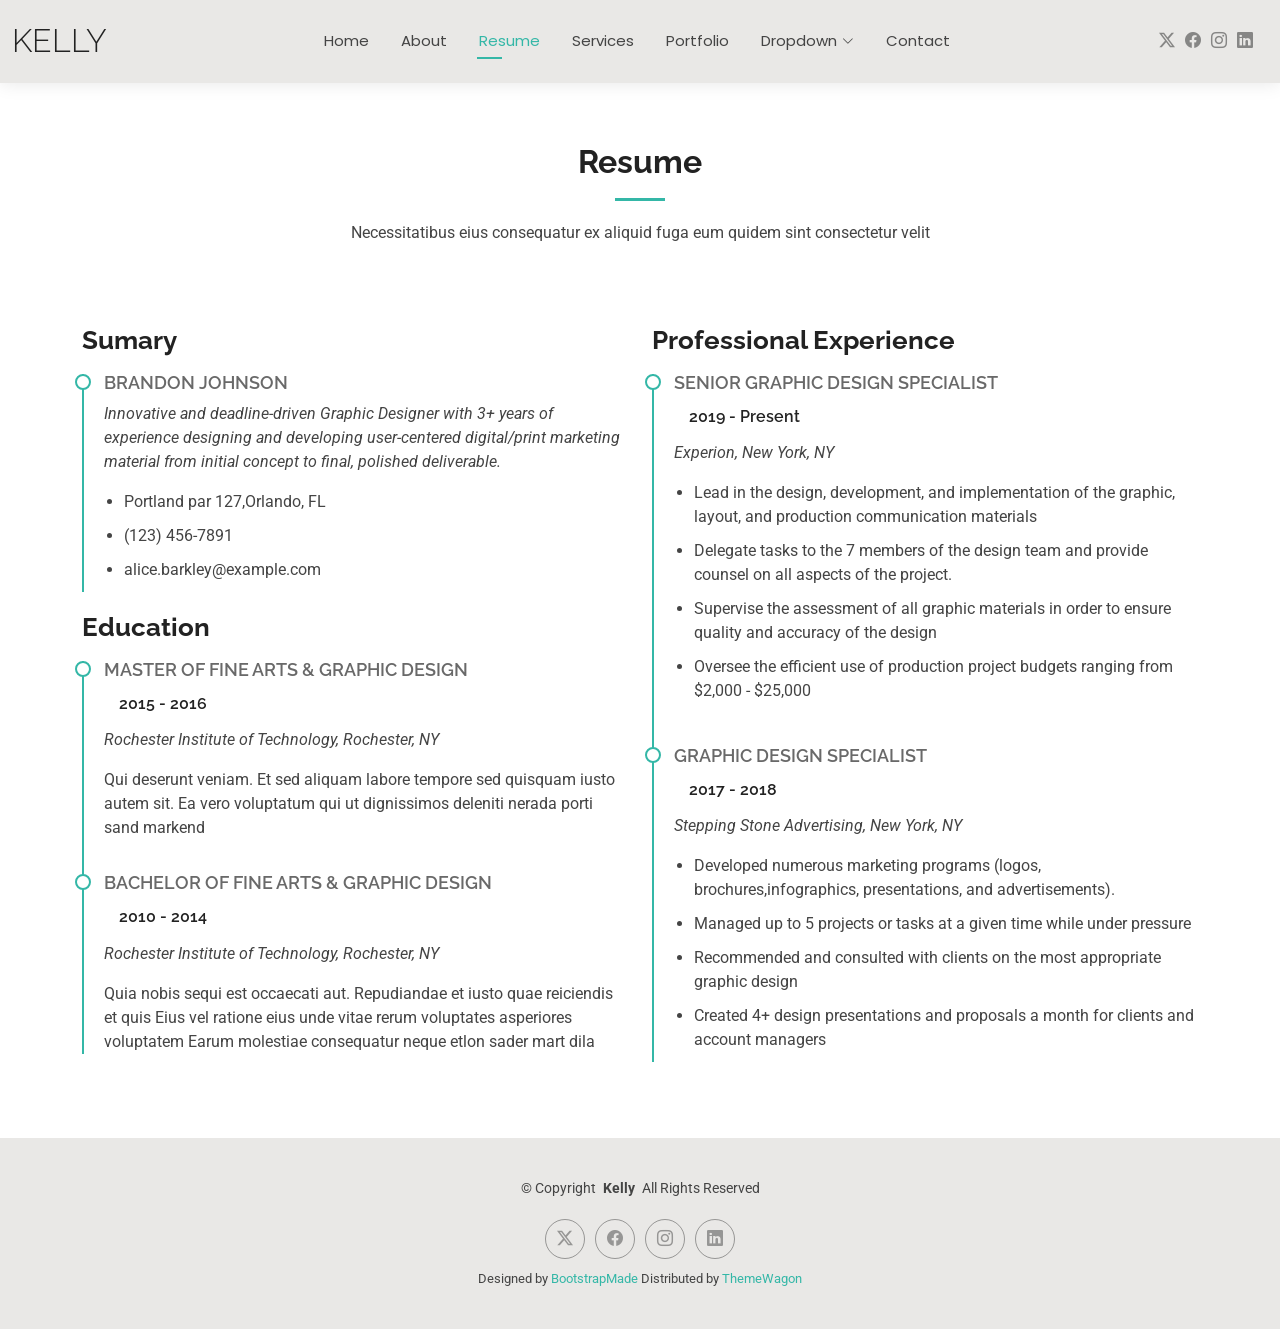
<file: resume.html>
<!DOCTYPE html>
<html lang="en">

<head>
  <meta charset="utf-8">
  <meta content="width=device-width, initial-scale=1.0" name="viewport">
  <title>Resume - Kelly Bootstrap Template</title>
  <meta name="description" content="">
  <meta name="keywords" content="">

  <!-- Favicons -->
  <link href="assets/img/favicon.png" rel="icon">
  <link href="assets/img/apple-touch-icon.png" rel="apple-touch-icon">

  <!-- Fonts -->
  <link href="https://fonts.googleapis.com" rel="preconnect">
  <link href="https://fonts.gstatic.com" rel="preconnect" crossorigin>
  <link href="https://fonts.googleapis.com/css2?family=Roboto:ital,wght@0,100;0,300;0,400;0,500;0,700;0,900;1,100;1,300;1,400;1,500;1,700;1,900&family=Poppins:ital,wght@0,100;0,200;0,300;0,400;0,500;0,600;0,700;0,800;0,900;1,100;1,200;1,300;1,400;1,500;1,600;1,700;1,800;1,900&family=Raleway:ital,wght@0,100;0,200;0,300;0,400;0,500;0,600;0,700;0,800;0,900;1,100;1,200;1,300;1,400;1,500;1,600;1,700;1,800;1,900&display=swap" rel="stylesheet">

  <!-- Vendor CSS Files -->
  <link href="assets/vendor/bootstrap/css/bootstrap.min.css" rel="stylesheet">
  <link href="assets/vendor/bootstrap-icons/bootstrap-icons.css" rel="stylesheet">
  <link href="assets/vendor/aos/aos.css" rel="stylesheet">
  <link href="assets/vendor/swiper/swiper-bundle.min.css" rel="stylesheet">
  <link href="assets/vendor/glightbox/css/glightbox.min.css" rel="stylesheet">

  <!-- Main CSS File -->
  <link href="assets/css/main.css" rel="stylesheet">

  <!-- =======================================================
  * Template Name: Kelly
  * Template URL: https://bootstrapmade.com/kelly-free-bootstrap-cv-resume-html-template/
  * Updated: Aug 07 2024 with Bootstrap v5.3.3
  * Author: BootstrapMade.com
  * License: https://bootstrapmade.com/license/
  ======================================================== -->
</head>

<body class="resume-page">

  <header id="header" class="header d-flex align-items-center light-background sticky-top">
    <div class="container-fluid position-relative d-flex align-items-center justify-content-between">

      <a href="index.html" class="logo d-flex align-items-center me-auto me-xl-0">
        <!-- Uncomment the line below if you also wish to use an image logo -->
        <!-- <img src="assets/img/logo.png" alt=""> -->
        <h1 class="sitename">Kelly</h1>
      </a>

      <nav id="navmenu" class="navmenu">
        <ul>
          <li><a href="index.html">Home</a></li>
          <li><a href="about.html">About</a></li>
          <li><a href="resume.html" class="active">Resume</a></li>
          <li><a href="services.html">Services</a></li>
          <li><a href="portfolio.html">Portfolio</a></li>
          <li class="dropdown"><a href="#"><span>Dropdown</span> <i class="bi bi-chevron-down toggle-dropdown"></i></a>
            <ul>
              <li><a href="#">Dropdown 1</a></li>
              <li class="dropdown"><a href="#"><span>Deep Dropdown</span> <i class="bi bi-chevron-down toggle-dropdown"></i></a>
                <ul>
                  <li><a href="#">Deep Dropdown 1</a></li>
                  <li><a href="#">Deep Dropdown 2</a></li>
                  <li><a href="#">Deep Dropdown 3</a></li>
                  <li><a href="#">Deep Dropdown 4</a></li>
                  <li><a href="#">Deep Dropdown 5</a></li>
                </ul>
              </li>
              <li><a href="#">Dropdown 2</a></li>
              <li><a href="#">Dropdown 3</a></li>
              <li><a href="#">Dropdown 4</a></li>
            </ul>
          </li>
          <li><a href="contact.html">Contact</a></li>
        </ul>
        <i class="mobile-nav-toggle d-xl-none bi bi-list"></i>
      </nav>

      <div class="header-social-links">
        <a href="#" class="twitter"><i class="bi bi-twitter-x"></i></a>
        <a href="#" class="facebook"><i class="bi bi-facebook"></i></a>
        <a href="#" class="instagram"><i class="bi bi-instagram"></i></a>
        <a href="#" class="linkedin"><i class="bi bi-linkedin"></i></a>
      </div>

    </div>
  </header>

  <main class="main">

    <!-- Resume Section -->
    <section id="resume" class="resume section">

      <!-- Section Title -->
      <div class="container section-title" data-aos="fade-up">
        <h2>Resume</h2>
        <p>Necessitatibus eius consequatur ex aliquid fuga eum quidem sint consectetur velit</p>
      </div><!-- End Section Title -->

      <div class="container">

        <div class="row">

          <div class="col-lg-6" data-aos="fade-up" data-aos-delay="100">
            <h3 class="resume-title">Sumary</h3>

            <div class="resume-item pb-0">
              <h4>Brandon Johnson</h4>
              <p><em>Innovative and deadline-driven Graphic Designer with 3+ years of experience designing and developing user-centered digital/print marketing material from initial concept to final, polished deliverable.</em></p>
              <ul>
                <li>Portland par 127,Orlando, FL</li>
                <li>(123) 456-7891</li>
                <li>alice.barkley@example.com</li>
              </ul>
            </div><!-- Edn Resume Item -->

            <h3 class="resume-title">Education</h3>
            <div class="resume-item">
              <h4>Master of Fine Arts &amp; Graphic Design</h4>
              <h5>2015 - 2016</h5>
              <p><em>Rochester Institute of Technology, Rochester, NY</em></p>
              <p>Qui deserunt veniam. Et sed aliquam labore tempore sed quisquam iusto autem sit. Ea vero voluptatum qui ut dignissimos deleniti nerada porti sand markend</p>
            </div><!-- Edn Resume Item -->

            <div class="resume-item">
              <h4>Bachelor of Fine Arts &amp; Graphic Design</h4>
              <h5>2010 - 2014</h5>
              <p><em>Rochester Institute of Technology, Rochester, NY</em></p>
              <p>Quia nobis sequi est occaecati aut. Repudiandae et iusto quae reiciendis et quis Eius vel ratione eius unde vitae rerum voluptates asperiores voluptatem Earum molestiae consequatur neque etlon sader mart dila</p>
            </div><!-- Edn Resume Item -->

          </div>

          <div class="col-lg-6" data-aos="fade-up" data-aos-delay="200">
            <h3 class="resume-title">Professional Experience</h3>
            <div class="resume-item">
              <h4>Senior graphic design specialist</h4>
              <h5>2019 - Present</h5>
              <p><em>Experion, New York, NY </em></p>
              <ul>
                <li>Lead in the design, development, and implementation of the graphic, layout, and production communication materials</li>
                <li>Delegate tasks to the 7 members of the design team and provide counsel on all aspects of the project. </li>
                <li>Supervise the assessment of all graphic materials in order to ensure quality and accuracy of the design</li>
                <li>Oversee the efficient use of production project budgets ranging from $2,000 - $25,000</li>
              </ul>
            </div><!-- Edn Resume Item -->

            <div class="resume-item">
              <h4>Graphic design specialist</h4>
              <h5>2017 - 2018</h5>
              <p><em>Stepping Stone Advertising, New York, NY</em></p>
              <ul>
                <li>Developed numerous marketing programs (logos, brochures,infographics, presentations, and advertisements).</li>
                <li>Managed up to 5 projects or tasks at a given time while under pressure</li>
                <li>Recommended and consulted with clients on the most appropriate graphic design</li>
                <li>Created 4+ design presentations and proposals a month for clients and account managers</li>
              </ul>
            </div><!-- Edn Resume Item -->

          </div>

        </div>

      </div>

    </section><!-- /Resume Section -->

  </main>

  <footer id="footer" class="footer light-background">

    <div class="container">
      <div class="copyright text-center ">
        <p>© <span>Copyright</span> <strong class="px-1 sitename">Kelly</strong> <span>All Rights Reserved<br></span></p>
      </div>
      <div class="social-links d-flex justify-content-center">
        <a href=""><i class="bi bi-twitter-x"></i></a>
        <a href=""><i class="bi bi-facebook"></i></a>
        <a href=""><i class="bi bi-instagram"></i></a>
        <a href=""><i class="bi bi-linkedin"></i></a>
      </div>
      <div class="credits">
        <!-- All the links in the footer should remain intact. -->
        <!-- You can delete the links only if you've purchased the pro version. -->
        <!-- Licensing information: https://bootstrapmade.com/license/ -->
        <!-- Purchase the pro version with working PHP/AJAX contact form: [buy-url] -->
        Designed by <a href="https://bootstrapmade.com/">BootstrapMade</a> Distributed by <a href=“https://themewagon.com>ThemeWagon
      </div>
    </div>

  </footer>

  <!-- Scroll Top -->
  <a href="#" id="scroll-top" class="scroll-top d-flex align-items-center justify-content-center"><i class="bi bi-arrow-up-short"></i></a>

  <!-- Preloader -->
  <div id="preloader"></div>

  <!-- Vendor JS Files -->
  <script src="assets/vendor/bootstrap/js/bootstrap.bundle.min.js"></script>
  <script src="assets/vendor/php-email-form/validate.js"></script>
  <script src="assets/vendor/aos/aos.js"></script>
  <script src="assets/vendor/waypoints/noframework.waypoints.js"></script>
  <script src="assets/vendor/purecounter/purecounter_vanilla.js"></script>
  <script src="assets/vendor/swiper/swiper-bundle.min.js"></script>
  <script src="assets/vendor/glightbox/js/glightbox.min.js"></script>
  <script src="assets/vendor/imagesloaded/imagesloaded.pkgd.min.js"></script>
  <script src="assets/vendor/isotope-layout/isotope.pkgd.min.js"></script>

  <!-- Main JS File -->
  <script src="assets/js/main.js"></script>

</body>

</html>
</file>
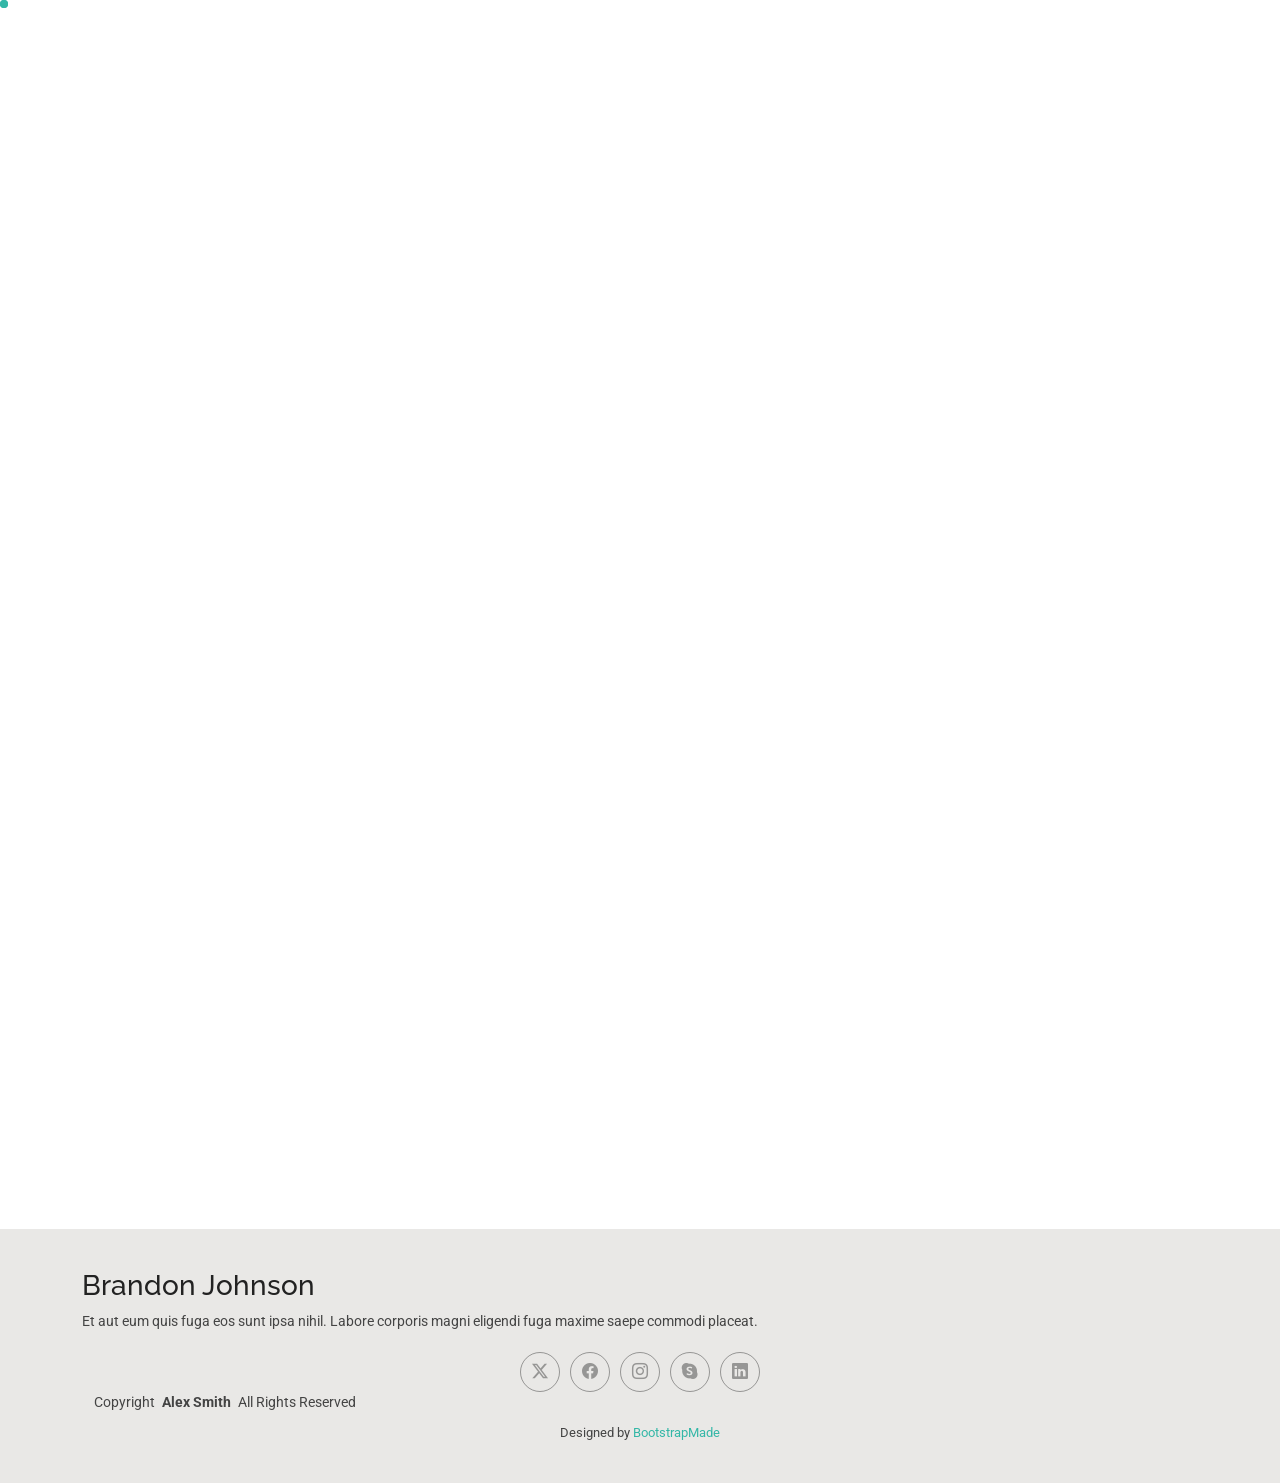
<file: service-details.html>
<!DOCTYPE html>
<html lang="en">

<head>
  <meta charset="utf-8">
  <meta content="width=device-width, initial-scale=1.0" name="viewport">
  <title>Service Details - MyResume Bootstrap Template</title>
  <meta content="" name="description">
  <meta content="" name="keywords">

  <!-- Favicons -->
  <link href="assets/img/favicon.png" rel="icon">
  <link href="assets/img/apple-touch-icon.png" rel="apple-touch-icon">

  <!-- Fonts -->
  <link href="https://fonts.googleapis.com" rel="preconnect">
  <link href="https://fonts.gstatic.com" rel="preconnect" crossorigin>
  <link href="https://fonts.googleapis.com/css2?family=Roboto:ital,wght@0,100;0,300;0,400;0,500;0,700;0,900;1,100;1,300;1,400;1,500;1,700;1,900&family=Poppins:ital,wght@0,100;0,200;0,300;0,400;0,500;0,600;0,700;0,800;0,900;1,100;1,200;1,300;1,400;1,500;1,600;1,700;1,800;1,900&family=Raleway:ital,wght@0,100;0,200;0,300;0,400;0,500;0,600;0,700;0,800;0,900;1,100;1,200;1,300;1,400;1,500;1,600;1,700;1,800;1,900&display=swap" rel="stylesheet">

  <!-- Vendor CSS Files -->
  <link href="assets/vendor/bootstrap/css/bootstrap.min.css" rel="stylesheet">
  <link href="assets/vendor/bootstrap-icons/bootstrap-icons.css" rel="stylesheet">
  <link href="assets/vendor/aos/aos.css" rel="stylesheet">
  <link href="assets/vendor/glightbox/css/glightbox.min.css" rel="stylesheet">
  <link href="assets/vendor/swiper/swiper-bundle.min.css" rel="stylesheet">

  <!-- Main CSS File -->
  <link href="assets/css/main.css" rel="stylesheet">

  <!-- =======================================================
  * Template Name: MyResume
  * Template URL: https://bootstrapmade.com/free-html-bootstrap-template-my-resume/
  * Updated: Jun 29 2024 with Bootstrap v5.3.3
  * Author: BootstrapMade.com
  * License: https://bootstrapmade.com/license/
  ======================================================== -->
</head>

<body class="service-details-page">

  <header id="header" class="header d-flex flex-column justify-content-center">

    <i class="header-toggle d-xl-none bi bi-list"></i>

    <nav id="navmenu" class="navmenu">
      <ul>
        <li><a href="#hero"><i class="bi bi-house navicon"></i><span>Home</span></a></li>
        <li><a href="#about"><i class="bi bi-person navicon"></i><span>About</span></a></li>
        <li><a href="#resume"><i class="bi bi-file-earmark-text navicon"></i><span>Resume</span></a></li>
        <li><a href="#portfolio"><i class="bi bi-images navicon"></i><span>Portfolio</span></a></li>
        <li><a href="#services"><i class="bi bi-hdd-stack navicon"></i><span>Services</span></a></li>
        <li><a href="#contact"><i class="bi bi-envelope navicon"></i><span>Contact</span></a></li>
      </ul>
    </nav>

  </header>

  <main class="main">

    <!-- Page Title -->
    <div class="page-title" data-aos="fade">
      <div class="container">
        <nav class="breadcrumbs">
          <ol>
            <li><a href="index.html">Home</a></li>
            <li class="current">Service Details</li>
          </ol>
        </nav>
        <h1>Service Details</h1>
      </div>
    </div><!-- End Page Title -->

    <!-- Service Details Section -->
    <section id="service-details" class="service-details section">

      <div class="container">

        <div class="row gy-5">

          <div class="col-lg-4" data-aos="fade-up" data-aos-delay="100">

            <div class="service-box">
              <h4>Serices List</h4>
              <div class="services-list">
                <a href="#" class="active"><i class="bi bi-arrow-right-circle"></i><span>Web Design</span></a>
                <a href="#"><i class="bi bi-arrow-right-circle"></i><span>Web Design</span></a>
                <a href="#"><i class="bi bi-arrow-right-circle"></i><span>Product Management</span></a>
                <a href="#"><i class="bi bi-arrow-right-circle"></i><span>Graphic Design</span></a>
                <a href="#"><i class="bi bi-arrow-right-circle"></i><span>Marketing</span></a>
              </div>
            </div><!-- End Services List -->

            <div class="service-box">
              <h4>Download Catalog</h4>
              <div class="download-catalog">
                <a href="#"><i class="bi bi-filetype-pdf"></i><span>Catalog PDF</span></a>
                <a href="#"><i class="bi bi-file-earmark-word"></i><span>Catalog DOC</span></a>
              </div>
            </div><!-- End Services List -->

            <div class="help-box d-flex flex-column justify-content-center align-items-center">
              <i class="bi bi-headset help-icon"></i>
              <h4>Have a Question?</h4>
              <p class="d-flex align-items-center mt-2 mb-0"><i class="bi bi-telephone me-2"></i> <span>+1 5589 55488 55</span></p>
              <p class="d-flex align-items-center mt-1 mb-0"><i class="bi bi-envelope me-2"></i> <a href="mailto:contact@example.com">contact@example.com</a></p>
            </div>

          </div>

          <div class="col-lg-8 ps-lg-5" data-aos="fade-up" data-aos-delay="200">
            <img src="assets/img/services.jpg" alt="" class="img-fluid services-img">
            <h3>Temporibus et in vero dicta aut eius lidero plastis trand lined voluptas dolorem ut voluptas</h3>
            <p>
              Blanditiis voluptate odit ex error ea sed officiis deserunt. Cupiditate non consequatur et doloremque consequuntur. Accusantium labore reprehenderit error temporibus saepe perferendis fuga doloribus vero. Qui omnis quo sit. Dolorem architecto eum et quos deleniti officia qui.
            </p>
            <ul>
              <li><i class="bi bi-check-circle"></i> <span>Aut eum totam accusantium voluptatem.</span></li>
              <li><i class="bi bi-check-circle"></i> <span>Assumenda et porro nisi nihil nesciunt voluptatibus.</span></li>
              <li><i class="bi bi-check-circle"></i> <span>Ullamco laboris nisi ut aliquip ex ea</span></li>
            </ul>
            <p>
              Est reprehenderit voluptatem necessitatibus asperiores neque sed ea illo. Deleniti quam sequi optio iste veniam repellat odit. Aut pariatur itaque nesciunt fuga.
            </p>
            <p>
              Sunt rem odit accusantium omnis perspiciatis officia. Laboriosam aut consequuntur recusandae mollitia doloremque est architecto cupiditate ullam. Quia est ut occaecati fuga. Distinctio ex repellendus eveniet velit sint quia sapiente cumque. Et ipsa perferendis ut nihil. Laboriosam vel voluptates tenetur nostrum. Eaque iusto cupiditate et totam et quia dolorum in. Sunt molestiae ipsum at consequatur vero. Architecto ut pariatur autem ad non cumque nesciunt qui maxime. Sunt eum quia impedit dolore alias explicabo ea.
            </p>
          </div>

        </div>

      </div>

    </section><!-- /Service Details Section -->

  </main>

  <footer id="footer" class="footer position-relative light-background">
    <div class="container">
      <h3 class="sitename">Brandon Johnson</h3>
      <p>Et aut eum quis fuga eos sunt ipsa nihil. Labore corporis magni eligendi fuga maxime saepe commodi placeat.</p>
      <div class="social-links d-flex justify-content-center">
        <a href=""><i class="bi bi-twitter-x"></i></a>
        <a href=""><i class="bi bi-facebook"></i></a>
        <a href=""><i class="bi bi-instagram"></i></a>
        <a href=""><i class="bi bi-skype"></i></a>
        <a href=""><i class="bi bi-linkedin"></i></a>
      </div>
      <div class="container">
        <div class="copyright">
          <span>Copyright</span> <strong class="px-1 sitename">Alex Smith</strong> <span>All Rights Reserved</span>
        </div>
        <div class="credits">
          <!-- All the links in the footer should remain intact. -->
          <!-- You can delete the links only if you've purchased the pro version. -->
          <!-- Licensing information: https://bootstrapmade.com/license/ -->
          <!-- Purchase the pro version with working PHP/AJAX contact form: [buy-url] -->
          Designed by <a href="https://bootstrapmade.com/">BootstrapMade</a>
        </div>
      </div>
    </div>
  </footer>

  <!-- Scroll Top -->
  <a href="#" id="scroll-top" class="scroll-top d-flex align-items-center justify-content-center"><i class="bi bi-arrow-up-short"></i></a>

  <!-- Preloader -->
  <div id="preloader"></div>

  <!-- Vendor JS Files -->
  <script src="assets/vendor/bootstrap/js/bootstrap.bundle.min.js"></script>
  <script src="assets/vendor/php-email-form/validate.js"></script>
  <script src="assets/vendor/aos/aos.js"></script>
  <script src="assets/vendor/typed.js/typed.umd.js"></script>
  <script src="assets/vendor/purecounter/purecounter_vanilla.js"></script>
  <script src="assets/vendor/waypoints/noframework.waypoints.js"></script>
  <script src="assets/vendor/glightbox/js/glightbox.min.js"></script>
  <script src="assets/vendor/imagesloaded/imagesloaded.pkgd.min.js"></script>
  <script src="assets/vendor/isotope-layout/isotope.pkgd.min.js"></script>
  <script src="assets/vendor/swiper/swiper-bundle.min.js"></script>

  <!-- Main JS File -->
  <script src="assets/js/main.js"></script>

</body>

</html>
</file>
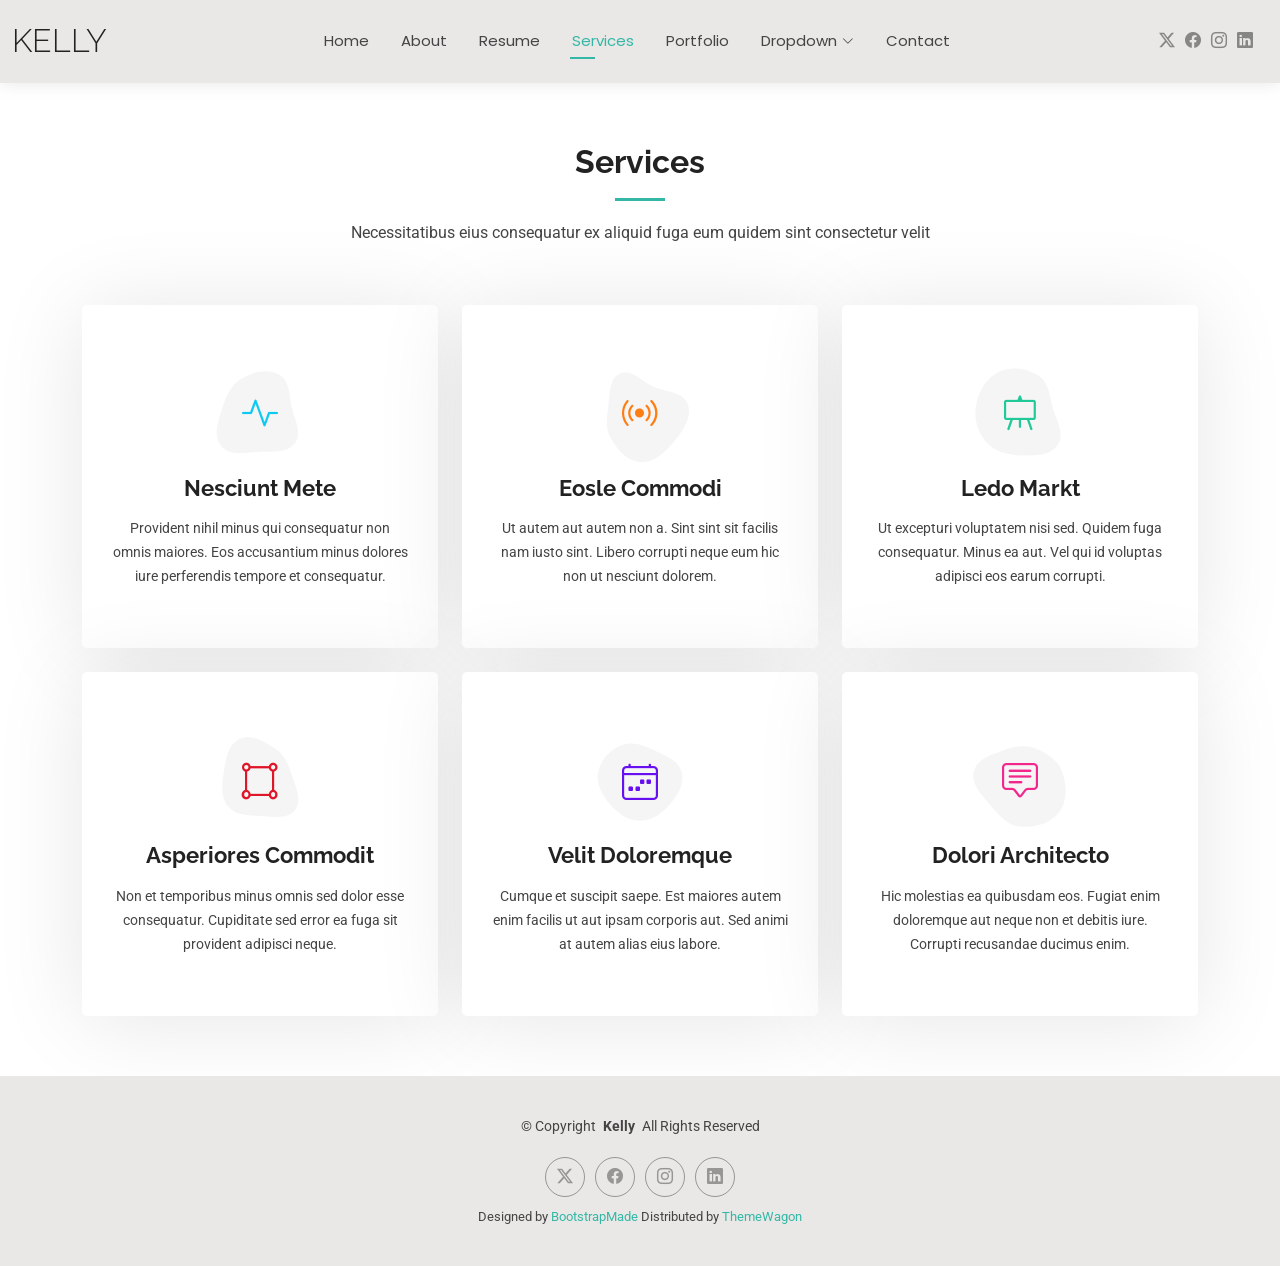
<file: services.html>
<!DOCTYPE html>
<html lang="en">

<head>
  <meta charset="utf-8">
  <meta content="width=device-width, initial-scale=1.0" name="viewport">
  <title>Services - Kelly Bootstrap Template</title>
  <meta name="description" content="">
  <meta name="keywords" content="">

  <!-- Favicons -->
  <link href="assets/img/favicon.png" rel="icon">
  <link href="assets/img/apple-touch-icon.png" rel="apple-touch-icon">

  <!-- Fonts -->
  <link href="https://fonts.googleapis.com" rel="preconnect">
  <link href="https://fonts.gstatic.com" rel="preconnect" crossorigin>
  <link href="https://fonts.googleapis.com/css2?family=Roboto:ital,wght@0,100;0,300;0,400;0,500;0,700;0,900;1,100;1,300;1,400;1,500;1,700;1,900&family=Poppins:ital,wght@0,100;0,200;0,300;0,400;0,500;0,600;0,700;0,800;0,900;1,100;1,200;1,300;1,400;1,500;1,600;1,700;1,800;1,900&family=Raleway:ital,wght@0,100;0,200;0,300;0,400;0,500;0,600;0,700;0,800;0,900;1,100;1,200;1,300;1,400;1,500;1,600;1,700;1,800;1,900&display=swap" rel="stylesheet">

  <!-- Vendor CSS Files -->
  <link href="assets/vendor/bootstrap/css/bootstrap.min.css" rel="stylesheet">
  <link href="assets/vendor/bootstrap-icons/bootstrap-icons.css" rel="stylesheet">
  <link href="assets/vendor/aos/aos.css" rel="stylesheet">
  <link href="assets/vendor/swiper/swiper-bundle.min.css" rel="stylesheet">
  <link href="assets/vendor/glightbox/css/glightbox.min.css" rel="stylesheet">

  <!-- Main CSS File -->
  <link href="assets/css/main.css" rel="stylesheet">

  <!-- =======================================================
  * Template Name: Kelly
  * Template URL: https://bootstrapmade.com/kelly-free-bootstrap-cv-resume-html-template/
  * Updated: Aug 07 2024 with Bootstrap v5.3.3
  * Author: BootstrapMade.com
  * License: https://bootstrapmade.com/license/
  ======================================================== -->
</head>

<body class="services-page">

  <header id="header" class="header d-flex align-items-center light-background sticky-top">
    <div class="container-fluid position-relative d-flex align-items-center justify-content-between">

      <a href="index.html" class="logo d-flex align-items-center me-auto me-xl-0">
        <!-- Uncomment the line below if you also wish to use an image logo -->
        <!-- <img src="assets/img/logo.png" alt=""> -->
        <h1 class="sitename">Kelly</h1>
      </a>

      <nav id="navmenu" class="navmenu">
        <ul>
          <li><a href="index.html">Home</a></li>
          <li><a href="about.html">About</a></li>
          <li><a href="resume.html">Resume</a></li>
          <li><a href="services.html" class="active">Services</a></li>
          <li><a href="portfolio.html">Portfolio</a></li>
          <li class="dropdown"><a href="#"><span>Dropdown</span> <i class="bi bi-chevron-down toggle-dropdown"></i></a>
            <ul>
              <li><a href="#">Dropdown 1</a></li>
              <li class="dropdown"><a href="#"><span>Deep Dropdown</span> <i class="bi bi-chevron-down toggle-dropdown"></i></a>
                <ul>
                  <li><a href="#">Deep Dropdown 1</a></li>
                  <li><a href="#">Deep Dropdown 2</a></li>
                  <li><a href="#">Deep Dropdown 3</a></li>
                  <li><a href="#">Deep Dropdown 4</a></li>
                  <li><a href="#">Deep Dropdown 5</a></li>
                </ul>
              </li>
              <li><a href="#">Dropdown 2</a></li>
              <li><a href="#">Dropdown 3</a></li>
              <li><a href="#">Dropdown 4</a></li>
            </ul>
          </li>
          <li><a href="contact.html">Contact</a></li>
        </ul>
        <i class="mobile-nav-toggle d-xl-none bi bi-list"></i>
      </nav>

      <div class="header-social-links">
        <a href="#" class="twitter"><i class="bi bi-twitter-x"></i></a>
        <a href="#" class="facebook"><i class="bi bi-facebook"></i></a>
        <a href="#" class="instagram"><i class="bi bi-instagram"></i></a>
        <a href="#" class="linkedin"><i class="bi bi-linkedin"></i></a>
      </div>

    </div>
  </header>

  <main class="main">

    <!-- Services Section -->
    <section id="services" class="services section">

      <!-- Section Title -->
      <div class="container section-title" data-aos="fade-up">
        <h2>Services</h2>
        <p>Necessitatibus eius consequatur ex aliquid fuga eum quidem sint consectetur velit</p>
      </div><!-- End Section Title -->

      <div class="container">

        <div class="row gy-4">

          <div class="col-lg-4 col-md-6" data-aos="fade-up" data-aos-delay="100">
            <div class="service-item item-cyan position-relative">
              <div class="icon">
                <svg width="100" height="100" viewBox="0 0 600 600" xmlns="http://www.w3.org/2000/svg">
                  <path stroke="none" stroke-width="0" fill="#f5f5f5" d="M300,521.0016835830174C376.1290562159157,517.8887921683347,466.0731472004068,529.7835943286574,510.70327084640275,468.03025145048787C554.3714126377745,407.6079735673963,508.03601936045806,328.9844924480964,491.2728898941984,256.3432110539036C474.5976632858925,184.082847569629,479.9380746630129,96.60480741107993,416.23090153303,58.64404602377083C348.86323505073057,18.502131276798302,261.93793281208167,40.57373210992963,193.5410806939664,78.93577620505333C130.42746243093433,114.334589627462,98.30271207620316,179.96522072025542,76.75703585869454,249.04625023123273C51.97151888228291,328.5150500222984,13.704378332031375,421.85034740162234,66.52175969318436,486.19268352777647C119.04800174914682,550.1803526380478,217.28368757567262,524.383925680826,300,521.0016835830174"></path>
                </svg>
                <i class="bi bi-activity"></i>
              </div>
              <a href="#" class="stretched-link">
                <h3>Nesciunt Mete</h3>
              </a>
              <p>Provident nihil minus qui consequatur non omnis maiores. Eos accusantium minus dolores iure perferendis tempore et consequatur.</p>
            </div>
          </div><!-- End Service Item -->

          <div class="col-lg-4 col-md-6" data-aos="fade-up" data-aos-delay="200">
            <div class="service-item item-orange position-relative">
              <div class="icon">
                <svg width="100" height="100" viewBox="0 0 600 600" xmlns="http://www.w3.org/2000/svg">
                  <path stroke="none" stroke-width="0" fill="#f5f5f5" d="M300,582.0697525312426C382.5290701553225,586.8405444964366,449.9789794690241,525.3245884688669,502.5850820975895,461.55621195738473C556.606425686781,396.0723002908107,615.8543463187945,314.28637112970534,586.6730223649479,234.56875336149918C558.9533121215079,158.8439757836574,454.9685369536778,164.00468322053177,381.49747125262974,130.76875717737553C312.15926192815925,99.40240125094834,248.97055460311594,18.661163978235184,179.8680185752513,50.54337015887873C110.5421016452524,82.52863877960104,119.82277516462835,180.83849132639028,109.12597500060166,256.43424936330496C100.08760227029461,320.3096726198365,92.17705696193138,384.0621239912766,124.79988738764834,439.7174275375508C164.83382741302287,508.01625554203684,220.96474134820875,577.5009287672846,300,582.0697525312426"></path>
                </svg>
                <i class="bi bi-broadcast"></i>
              </div>
              <a href="#" class="stretched-link">
                <h3>Eosle Commodi</h3>
              </a>
              <p>Ut autem aut autem non a. Sint sint sit facilis nam iusto sint. Libero corrupti neque eum hic non ut nesciunt dolorem.</p>
            </div>
          </div><!-- End Service Item -->

          <div class="col-lg-4 col-md-6" data-aos="fade-up" data-aos-delay="300">
            <div class="service-item item-teal position-relative">
              <div class="icon">
                <svg width="100" height="100" viewBox="0 0 600 600" xmlns="http://www.w3.org/2000/svg">
                  <path stroke="none" stroke-width="0" fill="#f5f5f5" d="M300,541.5067337569781C382.14930387511276,545.0595476570109,479.8736841581634,548.3450877840088,526.4010558755058,480.5488172755941C571.5218469581645,414.80211281144784,517.5187510058486,332.0715597781072,496.52539010469104,255.14436215662573C477.37192572678356,184.95920475031193,473.57363656557914,105.61284051026155,413.0603344069578,65.22779650032875C343.27470386102294,18.654635553484475,251.2091493199835,5.337323636656869,175.0934190732945,40.62881213300186C97.87086631185822,76.43348514350839,51.98124368387456,156.15599469081315,36.44837278890362,239.84606092416172C21.716077023791087,319.22268207091537,43.775223500013084,401.1760424656574,96.891909868211,461.97329694683043C147.22146801428983,519.5804099606455,223.5754009179313,538.201503339737,300,541.5067337569781"></path>
                </svg>
                <i class="bi bi-easel"></i>
              </div>
              <a href="#" class="stretched-link">
                <h3>Ledo Markt</h3>
              </a>
              <p>Ut excepturi voluptatem nisi sed. Quidem fuga consequatur. Minus ea aut. Vel qui id voluptas adipisci eos earum corrupti.</p>
            </div>
          </div><!-- End Service Item -->

          <div class="col-lg-4 col-md-6" data-aos="fade-up" data-aos-delay="400">
            <div class="service-item item-red position-relative">
              <div class="icon">
                <svg width="100" height="100" viewBox="0 0 600 600" xmlns="http://www.w3.org/2000/svg">
                  <path stroke="none" stroke-width="0" fill="#f5f5f5" d="M300,503.46388370962813C374.79870501325706,506.71871716319447,464.8034551963731,527.1746412648533,510.4981551193396,467.86667711651364C555.9287308511215,408.9015244558933,512.6030010748507,327.5744911775523,490.211057578863,256.5855673507754C471.097692560561,195.9906835881958,447.69079081568157,138.11976852964426,395.19560036434837,102.3242989838813C329.3053358748298,57.3949838291264,248.02791733380457,8.279543830951368,175.87071277845988,42.242879143198664C103.41431057327972,76.34704239035025,93.79494320519305,170.9812938413882,81.28167332365135,250.07896920659033C70.17666984294237,320.27484674793965,64.84698225790005,396.69656628748305,111.28512138212992,450.4950937839243C156.20124167950087,502.5303643271138,231.32542653798444,500.4755392045468,300,503.46388370962813"></path>
                </svg>
                <i class="bi bi-bounding-box-circles"></i>
              </div>
              <a href="#" class="stretched-link">
                <h3>Asperiores Commodit</h3>
              </a>
              <p>Non et temporibus minus omnis sed dolor esse consequatur. Cupiditate sed error ea fuga sit provident adipisci neque.</p>
              <a href="#" class="stretched-link"></a>
            </div>
          </div><!-- End Service Item -->

          <div class="col-lg-4 col-md-6" data-aos="fade-up" data-aos-delay="500">
            <div class="service-item item-indigo position-relative">
              <div class="icon">
                <svg width="100" height="100" viewBox="0 0 600 600" xmlns="http://www.w3.org/2000/svg">
                  <path stroke="none" stroke-width="0" fill="#f5f5f5" d="M300,532.3542879108572C369.38199826031484,532.3153073249985,429.10787420159085,491.63046689027357,474.5244479745417,439.17860296908856C522.8885846962883,383.3225815378663,569.1668002868075,314.3205725914397,550.7432151929288,242.7694973846089C532.6665558377875,172.5657663291529,456.2379748765914,142.6223662098291,390.3689995646985,112.34683881706744C326.66090330228417,83.06452184765237,258.84405631176094,53.51806209861945,193.32584062364296,78.48882559362697C121.61183558270385,105.82097193414197,62.805066853699245,167.19869350419734,48.57481801355237,242.6138429142374C34.843463184063346,315.3850353017275,76.69343916112496,383.4422959591041,125.22947124332185,439.3748458443577C170.7312796277747,491.8107796887764,230.57421082200815,532.3932930995766,300,532.3542879108572"></path>
                </svg>
                <i class="bi bi-calendar4-week icon"></i>
              </div>
              <a href="#" class="stretched-link">
                <h3>Velit Doloremque</h3>
              </a>
              <p>Cumque et suscipit saepe. Est maiores autem enim facilis ut aut ipsam corporis aut. Sed animi at autem alias eius labore.</p>
              <a href="#" class="stretched-link"></a>
            </div>
          </div><!-- End Service Item -->

          <div class="col-lg-4 col-md-6" data-aos="fade-up" data-aos-delay="600">
            <div class="service-item item-pink position-relative">
              <div class="icon">
                <svg width="100" height="100" viewBox="0 0 600 600" xmlns="http://www.w3.org/2000/svg">
                  <path stroke="none" stroke-width="0" fill="#f5f5f5" d="M300,566.797414625762C385.7384707136149,576.1784315230908,478.7894351017131,552.8928747891023,531.9192734346935,484.94944893311C584.6109503024035,417.5663521118492,582.489472248146,322.67544863468447,553.9536738515405,242.03673114598146C529.1557734026468,171.96086150256528,465.24506316201064,127.66468636344209,395.9583748389544,100.7403814666027C334.2173773831606,76.7482773500951,269.4350130405921,84.62216499799875,207.1952322260088,107.2889140133804C132.92018162631612,134.33871894543012,41.79353780512637,160.00259165414826,22.644507872594943,236.69541883565114C3.319112789854554,314.0945973066697,72.72355303640163,379.243833228382,124.04198916343866,440.3218312028393C172.9286146004772,498.5055451809895,224.45579914871206,558.5317968840102,300,566.797414625762"></path>
                </svg>
                <i class="bi bi-chat-square-text"></i>
              </div>
              <a href="#" class="stretched-link">
                <h3>Dolori Architecto</h3>
              </a>
              <p>Hic molestias ea quibusdam eos. Fugiat enim doloremque aut neque non et debitis iure. Corrupti recusandae ducimus enim.</p>
              <a href="#" class="stretched-link"></a>
            </div>
          </div><!-- End Service Item -->

        </div>

      </div>

    </section><!-- /Services Section -->

  </main>

  <footer id="footer" class="footer light-background">

    <div class="container">
      <div class="copyright text-center ">
        <p>© <span>Copyright</span> <strong class="px-1 sitename">Kelly</strong> <span>All Rights Reserved<br></span></p>
      </div>
      <div class="social-links d-flex justify-content-center">
        <a href=""><i class="bi bi-twitter-x"></i></a>
        <a href=""><i class="bi bi-facebook"></i></a>
        <a href=""><i class="bi bi-instagram"></i></a>
        <a href=""><i class="bi bi-linkedin"></i></a>
      </div>
      <div class="credits">
        <!-- All the links in the footer should remain intact. -->
        <!-- You can delete the links only if you've purchased the pro version. -->
        <!-- Licensing information: https://bootstrapmade.com/license/ -->
        <!-- Purchase the pro version with working PHP/AJAX contact form: [buy-url] -->
        Designed by <a href="https://bootstrapmade.com/">BootstrapMade</a> Distributed by <a href=“https://themewagon.com>ThemeWagon
      </div>
    </div>

  </footer>

  <!-- Scroll Top -->
  <a href="#" id="scroll-top" class="scroll-top d-flex align-items-center justify-content-center"><i class="bi bi-arrow-up-short"></i></a>

  <!-- Preloader -->
  <div id="preloader"></div>

  <!-- Vendor JS Files -->
  <script src="assets/vendor/bootstrap/js/bootstrap.bundle.min.js"></script>
  <script src="assets/vendor/php-email-form/validate.js"></script>
  <script src="assets/vendor/aos/aos.js"></script>
  <script src="assets/vendor/waypoints/noframework.waypoints.js"></script>
  <script src="assets/vendor/purecounter/purecounter_vanilla.js"></script>
  <script src="assets/vendor/swiper/swiper-bundle.min.js"></script>
  <script src="assets/vendor/glightbox/js/glightbox.min.js"></script>
  <script src="assets/vendor/imagesloaded/imagesloaded.pkgd.min.js"></script>
  <script src="assets/vendor/isotope-layout/isotope.pkgd.min.js"></script>

  <!-- Main JS File -->
  <script src="assets/js/main.js"></script>

</body>

</html>
</file>
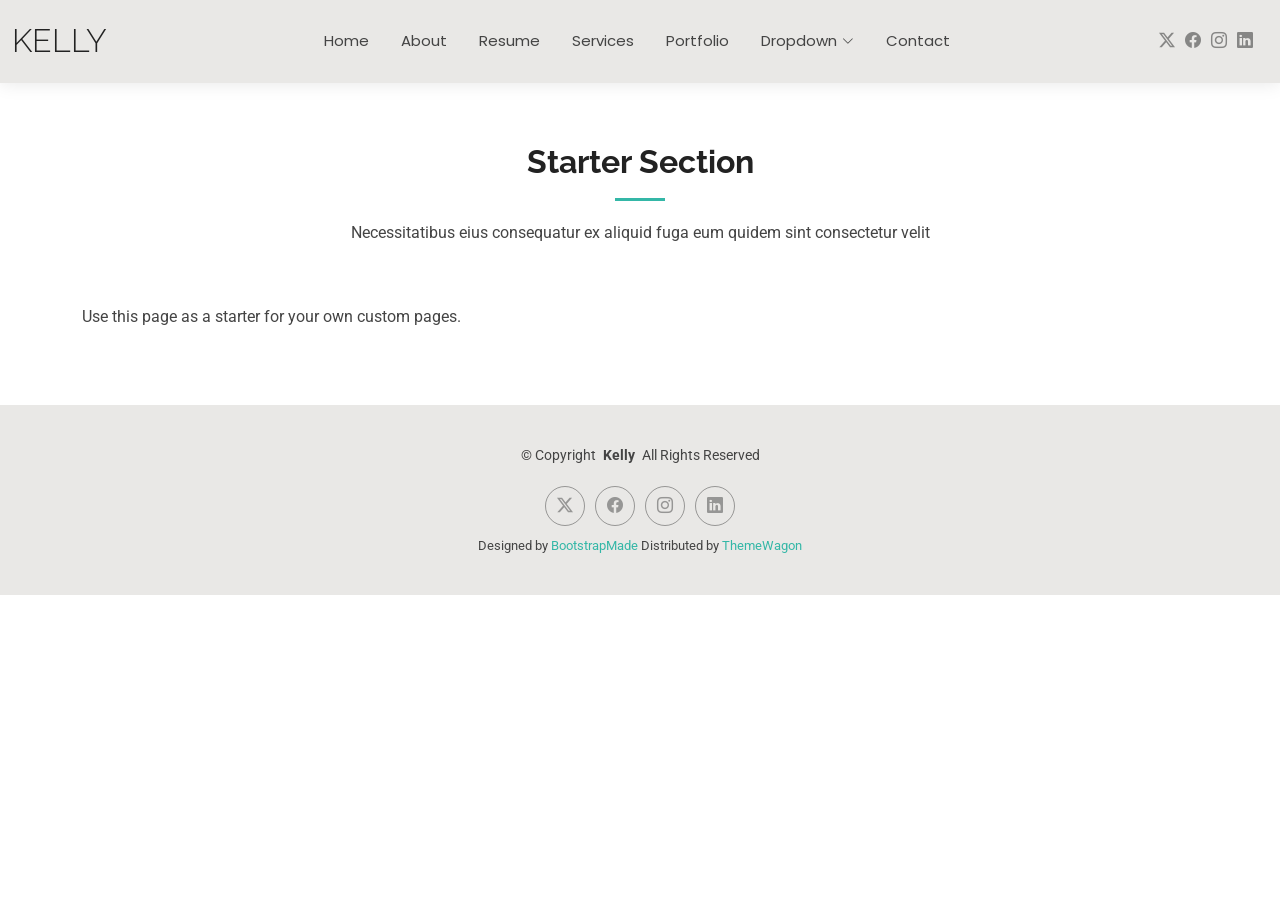
<file: starter-page.html>
<!DOCTYPE html>
<html lang="en">

<head>
  <meta charset="utf-8">
  <meta content="width=device-width, initial-scale=1.0" name="viewport">
  <title>Starter Page - Kelly Bootstrap Template</title>
  <meta name="description" content="">
  <meta name="keywords" content="">

  <!-- Favicons -->
  <link href="assets/img/favicon.png" rel="icon">
  <link href="assets/img/apple-touch-icon.png" rel="apple-touch-icon">

  <!-- Fonts -->
  <link href="https://fonts.googleapis.com" rel="preconnect">
  <link href="https://fonts.gstatic.com" rel="preconnect" crossorigin>
  <link href="https://fonts.googleapis.com/css2?family=Roboto:ital,wght@0,100;0,300;0,400;0,500;0,700;0,900;1,100;1,300;1,400;1,500;1,700;1,900&family=Poppins:ital,wght@0,100;0,200;0,300;0,400;0,500;0,600;0,700;0,800;0,900;1,100;1,200;1,300;1,400;1,500;1,600;1,700;1,800;1,900&family=Raleway:ital,wght@0,100;0,200;0,300;0,400;0,500;0,600;0,700;0,800;0,900;1,100;1,200;1,300;1,400;1,500;1,600;1,700;1,800;1,900&display=swap" rel="stylesheet">

  <!-- Vendor CSS Files -->
  <link href="assets/vendor/bootstrap/css/bootstrap.min.css" rel="stylesheet">
  <link href="assets/vendor/bootstrap-icons/bootstrap-icons.css" rel="stylesheet">
  <link href="assets/vendor/aos/aos.css" rel="stylesheet">
  <link href="assets/vendor/swiper/swiper-bundle.min.css" rel="stylesheet">
  <link href="assets/vendor/glightbox/css/glightbox.min.css" rel="stylesheet">

  <!-- Main CSS File -->
  <link href="assets/css/main.css" rel="stylesheet">

  <!-- =======================================================
  * Template Name: Kelly
  * Template URL: https://bootstrapmade.com/kelly-free-bootstrap-cv-resume-html-template/
  * Updated: Aug 07 2024 with Bootstrap v5.3.3
  * Author: BootstrapMade.com
  * License: https://bootstrapmade.com/license/
  ======================================================== -->
</head>

<body class="starter-page-page">

  <header id="header" class="header d-flex align-items-center light-background sticky-top">
    <div class="container-fluid position-relative d-flex align-items-center justify-content-between">

      <a href="index.html" class="logo d-flex align-items-center me-auto me-xl-0">
        <!-- Uncomment the line below if you also wish to use an image logo -->
        <!-- <img src="assets/img/logo.png" alt=""> -->
        <h1 class="sitename">Kelly</h1>
      </a>

      <nav id="navmenu" class="navmenu">
        <ul>
          <li><a href="index.html">Home</a></li>
          <li><a href="about.html">About</a></li>
          <li><a href="resume.html">Resume</a></li>
          <li><a href="services.html">Services</a></li>
          <li><a href="portfolio.html">Portfolio</a></li>
          <li class="dropdown"><a href="#"><span>Dropdown</span> <i class="bi bi-chevron-down toggle-dropdown"></i></a>
            <ul>
              <li><a href="#">Dropdown 1</a></li>
              <li class="dropdown"><a href="#"><span>Deep Dropdown</span> <i class="bi bi-chevron-down toggle-dropdown"></i></a>
                <ul>
                  <li><a href="#">Deep Dropdown 1</a></li>
                  <li><a href="#">Deep Dropdown 2</a></li>
                  <li><a href="#">Deep Dropdown 3</a></li>
                  <li><a href="#">Deep Dropdown 4</a></li>
                  <li><a href="#">Deep Dropdown 5</a></li>
                </ul>
              </li>
              <li><a href="#">Dropdown 2</a></li>
              <li><a href="#">Dropdown 3</a></li>
              <li><a href="#">Dropdown 4</a></li>
            </ul>
          </li>
          <li><a href="contact.html">Contact</a></li>
        </ul>
        <i class="mobile-nav-toggle d-xl-none bi bi-list"></i>
      </nav>

      <div class="header-social-links">
        <a href="#" class="twitter"><i class="bi bi-twitter-x"></i></a>
        <a href="#" class="facebook"><i class="bi bi-facebook"></i></a>
        <a href="#" class="instagram"><i class="bi bi-instagram"></i></a>
        <a href="#" class="linkedin"><i class="bi bi-linkedin"></i></a>
      </div>

    </div>
  </header>

  <main class="main">

    <!-- Starter Section Section -->
    <section id="starter-section" class="starter-section section">

      <!-- Section Title -->
      <div class="container section-title" data-aos="fade-up">
        <h2>Starter Section</h2>
        <p>Necessitatibus eius consequatur ex aliquid fuga eum quidem sint consectetur velit</p>
      </div><!-- End Section Title -->

      <div class="container" data-aos="fade-up">
        <p>Use this page as a starter for your own custom pages.</p>
      </div>

    </section><!-- /Starter Section Section -->

  </main>

  <footer id="footer" class="footer light-background">

    <div class="container">
      <div class="copyright text-center ">
        <p>© <span>Copyright</span> <strong class="px-1 sitename">Kelly</strong> <span>All Rights Reserved<br></span></p>
      </div>
      <div class="social-links d-flex justify-content-center">
        <a href=""><i class="bi bi-twitter-x"></i></a>
        <a href=""><i class="bi bi-facebook"></i></a>
        <a href=""><i class="bi bi-instagram"></i></a>
        <a href=""><i class="bi bi-linkedin"></i></a>
      </div>
      <div class="credits">
        <!-- All the links in the footer should remain intact. -->
        <!-- You can delete the links only if you've purchased the pro version. -->
        <!-- Licensing information: https://bootstrapmade.com/license/ -->
        <!-- Purchase the pro version with working PHP/AJAX contact form: [buy-url] -->
        Designed by <a href="https://bootstrapmade.com/">BootstrapMade</a> Distributed by <a href=“https://themewagon.com>ThemeWagon
      </div>
    </div>

  </footer>

  <!-- Scroll Top -->
  <a href="#" id="scroll-top" class="scroll-top d-flex align-items-center justify-content-center"><i class="bi bi-arrow-up-short"></i></a>

  <!-- Preloader -->
  <div id="preloader"></div>

  <!-- Vendor JS Files -->
  <script src="assets/vendor/bootstrap/js/bootstrap.bundle.min.js"></script>
  <script src="assets/vendor/php-email-form/validate.js"></script>
  <script src="assets/vendor/aos/aos.js"></script>
  <script src="assets/vendor/waypoints/noframework.waypoints.js"></script>
  <script src="assets/vendor/purecounter/purecounter_vanilla.js"></script>
  <script src="assets/vendor/swiper/swiper-bundle.min.js"></script>
  <script src="assets/vendor/glightbox/js/glightbox.min.js"></script>
  <script src="assets/vendor/imagesloaded/imagesloaded.pkgd.min.js"></script>
  <script src="assets/vendor/isotope-layout/isotope.pkgd.min.js"></script>

  <!-- Main JS File -->
  <script src="assets/js/main.js"></script>

</body>

</html>
</file>
<file: css/unicons.css>
@font-face {
  font-family: 'unicons';
  src: url('../font/unicons.eot?42479262');
  src: url('../font/unicons.eot?42479262#iefix') format('embedded-opentype'),
       url('../font/unicons.woff2?42479262') format('woff2'),
       url('../font/unicons.woff?42479262') format('woff'),
       url('../font/unicons.ttf?42479262') format('truetype'),
       url('../font/unicons.svg?42479262#unicons') format('svg');
  font-weight: normal;
  font-style: normal;
}
/* Chrome hack: SVG is rendered more smooth in Windozze. 100% magic, uncomment if you need it. */
/* Note, that will break hinting! In other OS-es font will be not as sharp as it could be */
/*
@media screen and (-webkit-min-device-pixel-ratio:0) {
  @font-face {
    font-family: 'unicons';
    src: url('../font/unicons.svg?42479262#unicons') format('svg');
  }
}
*/
 
 [class^="uil-"]:before, [class*=" uil-"]:before {
  font-family: "unicons";
  font-style: normal;
  font-weight: normal;
  speak: none;
 
  display: inline-block;
  text-decoration: inherit;
  width: 1em;
  margin-right: .2em;
  text-align: center;
  /* opacity: .8; */
 
  /* For safety - reset parent styles, that can break glyph codes*/
  font-variant: normal;
  text-transform: none;
 
  /* fix buttons height, for twitter bootstrap */
  line-height: 1em;
 
  /* Animation center compensation - margins should be symmetric */
  /* remove if not needed */
  margin-left: .2em;
 
  /* you can be more comfortable with increased icons size */
  /* font-size: 120%; */
 
  /* Font smoothing. That was taken from TWBS */
  -webkit-font-smoothing: antialiased;
  -moz-osx-font-smoothing: grayscale;
 
  /* Uncomment for 3D effect */
  /* text-shadow: 1px 1px 1px rgba(127, 127, 127, 0.3); */
}
 
.uil-abacus:before { content: '\e800'; } /* '' */
.uil-accessible-icon-alt:before { content: '\e801'; } /* '' */
.uil-adjust-alt:before { content: '\e802'; } /* '' */
.uil-adjust-circle:before { content: '\e803'; } /* '' */
.uil-adjust-half:before { content: '\e804'; } /* '' */
.uil-adjust:before { content: '\e805'; } /* '' */
.uil-airplay:before { content: '\e806'; } /* '' */
.uil-align-alt:before { content: '\e807'; } /* '' */
.uil-align-center-alt:before { content: '\e808'; } /* '' */
.uil-align-center-h:before { content: '\e809'; } /* '' */
.uil-align-center-justify:before { content: '\e80a'; } /* '' */
.uil-align-center-v:before { content: '\e80b'; } /* '' */
.uil-align-center:before { content: '\e80c'; } /* '' */
.uil-align-justify:before { content: '\e80d'; } /* '' */
.uil-align-left-justify:before { content: '\e80e'; } /* '' */
.uil-align-left:before { content: '\e80f'; } /* '' */
.uil-align-letter-right:before { content: '\e810'; } /* '' */
.uil-align-right-justify:before { content: '\e811'; } /* '' */
.uil-align-right:before { content: '\e812'; } /* '' */
.uil-align:before { content: '\e813'; } /* '' */
.uil-ambulance:before { content: '\e814'; } /* '' */
.uil-analysis:before { content: '\e815'; } /* '' */
.uil-analytics:before { content: '\e816'; } /* '' */
.uil-anchor:before { content: '\e817'; } /* '' */
.uil-android-phone-slash:before { content: '\e818'; } /* '' */
.uil-angle-double-down:before { content: '\e819'; } /* '' */
.uil-angle-double-left:before { content: '\e81a'; } /* '' */
.uil-angle-double-right:before { content: '\e81b'; } /* '' */
.uil-angle-double-up:before { content: '\e81c'; } /* '' */
.uil-angle-down:before { content: '\e81d'; } /* '' */
.uil-angle-left:before { content: '\e81e'; } /* '' */
.uil-angle-right-b:before { content: '\e81f'; } /* '' */
.uil-angle-right:before { content: '\e820'; } /* '' */
.uil-angle-up:before { content: '\e821'; } /* '' */
.uil-annoyed-alt:before { content: '\e822'; } /* '' */
.uil-annoyed:before { content: '\e823'; } /* '' */
.uil-apps:before { content: '\e824'; } /* '' */
.uil-archive-alt:before { content: '\e825'; } /* '' */
.uil-archive:before { content: '\e826'; } /* '' */
.uil-arrow-break:before { content: '\e827'; } /* '' */
.uil-arrow-circle-down:before { content: '\e828'; } /* '' */
.uil-arrow-circle-left:before { content: '\e829'; } /* '' */
.uil-arrow-circle-right:before { content: '\e82a'; } /* '' */
.uil-arrow-circle-up:before { content: '\e82b'; } /* '' */
.uil-arrow-compress-h:before { content: '\e82c'; } /* '' */
.uil-arrow-down-left:before { content: '\e82d'; } /* '' */
.uil-arrow-down-right:before { content: '\e82e'; } /* '' */
.uil-arrow-down:before { content: '\e82f'; } /* '' */
.uil-arrow-from-right:before { content: '\e830'; } /* '' */
.uil-arrow-from-top:before { content: '\e831'; } /* '' */
.uil-arrow-growth:before { content: '\e832'; } /* '' */
.uil-arrow-left:before { content: '\e833'; } /* '' */
.uil-arrow-random:before { content: '\e834'; } /* '' */
.uil-arrow-resize-diagonal:before { content: '\e835'; } /* '' */
.uil-arrow-right:before { content: '\e836'; } /* '' */
.uil-arrow-to-bottom:before { content: '\e837'; } /* '' */
.uil-arrow-to-right:before { content: '\e838'; } /* '' */
.uil-arrow-up-left:before { content: '\e839'; } /* '' */
.uil-arrow-up-right:before { content: '\e83a'; } /* '' */
.uil-arrow-up:before { content: '\e83b'; } /* '' */
.uil-arrows-h-alt:before { content: '\e83c'; } /* '' */
.uil-arrows-h:before { content: '\e83d'; } /* '' */
.uil-arrows-left-down:before { content: '\e83e'; } /* '' */
.uil-arrows-maximize:before { content: '\e83f'; } /* '' */
.uil-arrows-merge:before { content: '\e840'; } /* '' */
.uil-arrows-resize-h:before { content: '\e841'; } /* '' */
.uil-arrows-resize-v:before { content: '\e842'; } /* '' */
.uil-arrows-resize:before { content: '\e843'; } /* '' */
.uil-arrows-right-down:before { content: '\e844'; } /* '' */
.uil-arrows-shrink-h:before { content: '\e845'; } /* '' */
.uil-arrows-shrink-v:before { content: '\e846'; } /* '' */
.uil-arrows-up-right:before { content: '\e847'; } /* '' */
.uil-arrows-v-alt:before { content: '\e848'; } /* '' */
.uil-arrows-v:before { content: '\e849'; } /* '' */
.uil-at:before { content: '\e84a'; } /* '' */
.uil-atm-card:before { content: '\e84b'; } /* '' */
.uil-atom:before { content: '\e84c'; } /* '' */
.uil-auto-flash:before { content: '\e84d'; } /* '' */
.uil-award-alt:before { content: '\e84e'; } /* '' */
.uil-award:before { content: '\e84f'; } /* '' */
.uil-baby-carriage:before { content: '\e850'; } /* '' */
.uil-backpack:before { content: '\e851'; } /* '' */
.uil-backspace:before { content: '\e852'; } /* '' */
.uil-backward:before { content: '\e853'; } /* '' */
.uil-bag-alt:before { content: '\e854'; } /* '' */
.uil-bag-slash:before { content: '\e855'; } /* '' */
.uil-bag:before { content: '\e856'; } /* '' */
.uil-ball:before { content: '\e857'; } /* '' */
.uil-ban:before { content: '\e858'; } /* '' */
.uil-bars:before { content: '\e859'; } /* '' */
.uil-basketball-hoop:before { content: '\e85a'; } /* '' */
.uil-basketball:before { content: '\e85b'; } /* '' */
.uil-battery-bolt:before { content: '\e85c'; } /* '' */
.uil-battery-empty:before { content: '\e85d'; } /* '' */
.uil-bed-double:before { content: '\e85e'; } /* '' */
.uil-bed:before { content: '\e85f'; } /* '' */
.uil-bell-school:before { content: '\e860'; } /* '' */
.uil-bell-slash:before { content: '\e861'; } /* '' */
.uil-bill:before { content: '\e862'; } /* '' */
.uil-bitcoin-circle:before { content: '\e863'; } /* '' */
.uil-bitcoin:before { content: '\e864'; } /* '' */
.uil-bluetooth-b:before { content: '\e865'; } /* '' */
.uil-bolt-alt:before { content: '\e866'; } /* '' */
.uil-bolt-slash:before { content: '\e867'; } /* '' */
.uil-bolt:before { content: '\e868'; } /* '' */
.uil-book-alt:before { content: '\e869'; } /* '' */
.uil-book-medical:before { content: '\e86a'; } /* '' */
.uil-book-open:before { content: '\e86b'; } /* '' */
.uil-book-reader:before { content: '\e86c'; } /* '' */
.uil-book:before { content: '\e86d'; } /* '' */
.uil-bookmark-full:before { content: '\e86e'; } /* '' */
.uil-bookmark:before { content: '\e86f'; } /* '' */
.uil-books:before { content: '\e870'; } /* '' */
.uil-boombox:before { content: '\e871'; } /* '' */
.uil-border-alt:before { content: '\e872'; } /* '' */
.uil-border-bottom:before { content: '\e873'; } /* '' */
.uil-border-clear:before { content: '\e874'; } /* '' */
.uil-border-horizontal:before { content: '\e875'; } /* '' */
.uil-border-inner:before { content: '\e876'; } /* '' */
.uil-border-left:before { content: '\e877'; } /* '' */
.uil-border-out:before { content: '\e878'; } /* '' */
.uil-border-right:before { content: '\e879'; } /* '' */
.uil-border-top:before { content: '\e87a'; } /* '' */
.uil-border-vertical:before { content: '\e87b'; } /* '' */
.uil-box:before { content: '\e87c'; } /* '' */
.uil-briefcase-alt:before { content: '\e87d'; } /* '' */
.uil-briefcase:before { content: '\e87e'; } /* '' */
.uil-bright:before { content: '\e87f'; } /* '' */
.uil-brightness-empty:before { content: '\e880'; } /* '' */
.uil-brightness-half:before { content: '\e881'; } /* '' */
.uil-brightness-low:before { content: '\e882'; } /* '' */
.uil-brightness-minus:before { content: '\e883'; } /* '' */
.uil-brightness-plus:before { content: '\e884'; } /* '' */
.uil-brightness:before { content: '\e885'; } /* '' */
.uil-bring-bottom:before { content: '\e886'; } /* '' */
.uil-bring-front:before { content: '\e887'; } /* '' */
.uil-brush-alt:before { content: '\e888'; } /* '' */
.uil-bug:before { content: '\e889'; } /* '' */
.uil-building:before { content: '\e88a'; } /* '' */
.uil-bullseye:before { content: '\e88b'; } /* '' */
.uil-bus-alt:before { content: '\e88c'; } /* '' */
.uil-bus-school:before { content: '\e88d'; } /* '' */
.uil-bus:before { content: '\e88e'; } /* '' */
.uil-calcualtor:before { content: '\e88f'; } /* '' */
.uil-calculator-alt:before { content: '\e890'; } /* '' */
.uil-calendar-alt:before { content: '\e891'; } /* '' */
.uil-calendar-slash:before { content: '\e892'; } /* '' */
.uil-calender:before { content: '\e893'; } /* '' */
.uil-calling:before { content: '\e894'; } /* '' */
.uil-camera-plus:before { content: '\e895'; } /* '' */
.uil-camera-slash:before { content: '\e896'; } /* '' */
.uil-camera:before { content: '\e897'; } /* '' */
.uil-cancel:before { content: '\e898'; } /* '' */
.uil-capsule:before { content: '\e899'; } /* '' */
.uil-capture:before { content: '\e89a'; } /* '' */
.uil-car-sideview:before { content: '\e89b'; } /* '' */
.uil-car-slash:before { content: '\e89c'; } /* '' */
.uil-car-wash:before { content: '\e89d'; } /* '' */
.uil-car:before { content: '\e89e'; } /* '' */
.uil-card-atm:before { content: '\e89f'; } /* '' */
.uil-caret-right:before { content: '\e8a0'; } /* '' */
.uil-cart:before { content: '\e8a1'; } /* '' */
.uil-cell:before { content: '\e8a2'; } /* '' */
.uil-celsius:before { content: '\e8a3'; } /* '' */
.uil-chart-bar-alt:before { content: '\e8a4'; } /* '' */
.uil-chart-bar:before { content: '\e8a5'; } /* '' */
.uil-chart-down:before { content: '\e8a6'; } /* '' */
.uil-chart-growth-alt:before { content: '\e8a7'; } /* '' */
.uil-chart-growth:before { content: '\e8a8'; } /* '' */
.uil-chart-line:before { content: '\e8a9'; } /* '' */
.uil-chart-pie-alt:before { content: '\e8aa'; } /* '' */
.uil-chart-pie:before { content: '\e8ab'; } /* '' */
.uil-chart:before { content: '\e8ac'; } /* '' */
.uil-chat-bubble-user:before { content: '\e8ad'; } /* '' */
.uil-chat-info:before { content: '\e8ae'; } /* '' */
.uil-chat:before { content: '\e8af'; } /* '' */
.uil-check-circle:before { content: '\e8b0'; } /* '' */
.uil-check-square:before { content: '\e8b1'; } /* '' */
.uil-check:before { content: '\e8b2'; } /* '' */
.uil-circle-layer:before { content: '\e8b3'; } /* '' */
.uil-circle:before { content: '\e8b4'; } /* '' */
.uil-circuit:before { content: '\e8b5'; } /* '' */
.uil-clapper-board:before { content: '\e8b6'; } /* '' */
.uil-clipboard-alt:before { content: '\e8b7'; } /* '' */
.uil-clipboard-blank:before { content: '\e8b8'; } /* '' */
.uil-clipboard-notes:before { content: '\e8b9'; } /* '' */
.uil-clipboard:before { content: '\e8ba'; } /* '' */
.uil-clock-eight:before { content: '\e8bb'; } /* '' */
.uil-clock-five:before { content: '\e8bc'; } /* '' */
.uil-clock-nine:before { content: '\e8bd'; } /* '' */
.uil-clock-seven:before { content: '\e8be'; } /* '' */
.uil-clock-ten:before { content: '\e8bf'; } /* '' */
.uil-clock-three:before { content: '\e8c0'; } /* '' */
.uil-clock-two:before { content: '\e8c1'; } /* '' */
.uil-clock:before { content: '\e8c2'; } /* '' */
.uil-closed-captioning:before { content: '\e8c3'; } /* '' */
.uil-cloud-block:before { content: '\e8c4'; } /* '' */
.uil-cloud-bookmark:before { content: '\e8c5'; } /* '' */
.uil-cloud-check:before { content: '\e8c6'; } /* '' */
.uil-cloud-computing:before { content: '\e8c7'; } /* '' */
.uil-cloud-data-connection:before { content: '\e8c8'; } /* '' */
.uil-cloud-database-tree:before { content: '\e8c9'; } /* '' */
.uil-cloud-download:before { content: '\e8ca'; } /* '' */
.uil-cloud-drizzle:before { content: '\e8cb'; } /* '' */
.uil-cloud-exclamation:before { content: '\e8cc'; } /* '' */
.uil-cloud-hail:before { content: '\e8cd'; } /* '' */
.uil-cloud-heart:before { content: '\e8ce'; } /* '' */
.uil-cloud-info:before { content: '\e8cf'; } /* '' */
.uil-cloud-lock:before { content: '\e8d0'; } /* '' */
.uil-cloud-meatball:before { content: '\e8d1'; } /* '' */
.uil-cloud-moon-hail:before { content: '\e8d2'; } /* '' */
.uil-cloud-moon-meatball:before { content: '\e8d3'; } /* '' */
.uil-cloud-moon-rain:before { content: '\e8d4'; } /* '' */
.uil-cloud-moon-showers:before { content: '\e8d5'; } /* '' */
.uil-cloud-moon:before { content: '\e8d6'; } /* '' */
.uil-cloud-question:before { content: '\e8d7'; } /* '' */
.uil-cloud-rain-sun:before { content: '\e8d8'; } /* '' */
.uil-cloud-rain:before { content: '\e8d9'; } /* '' */
.uil-cloud-redo:before { content: '\e8da'; } /* '' */
.uil-cloud-set:before { content: '\e8db'; } /* '' */
.uil-cloud-share:before { content: '\e8dc'; } /* '' */
.uil-cloud-shield:before { content: '\e8dd'; } /* '' */
.uil-cloud-showers-alt:before { content: '\e8de'; } /* '' */
.uil-cloud-showers-heavy:before { content: '\e8df'; } /* '' */
.uil-cloud-showers:before { content: '\e8e0'; } /* '' */
.uil-cloud-slash:before { content: '\e8e1'; } /* '' */
.uil-cloud-sun-hail:before { content: '\e8e2'; } /* '' */
.uil-cloud-sun-meatball:before { content: '\e8e3'; } /* '' */
.uil-cloud-sun-rain-alt:before { content: '\e8e4'; } /* '' */
.uil-cloud-sun-rain:before { content: '\e8e5'; } /* '' */
.uil-cloud-sun-tear:before { content: '\e8e6'; } /* '' */
.uil-cloud-sun:before { content: '\e8e7'; } /* '' */
.uil-cloud-times:before { content: '\e8e8'; } /* '' */
.uil-cloud-unlock:before { content: '\e8e9'; } /* '' */
.uil-cloud-upload:before { content: '\e8ea'; } /* '' */
.uil-cloud-wifi:before { content: '\e8eb'; } /* '' */
.uil-cloud-wind:before { content: '\e8ec'; } /* '' */
.uil-cloud:before { content: '\e8ed'; } /* '' */
.uil-clouds:before { content: '\e8ee'; } /* '' */
.uil-club:before { content: '\e8ef'; } /* '' */
.uil-code:before { content: '\e8f0'; } /* '' */
.uil-coffee:before { content: '\e8f1'; } /* '' */
.uil-cog:before { content: '\e8f2'; } /* '' */
.uil-coins:before { content: '\e8f3'; } /* '' */
.uil-columns:before { content: '\e8f4'; } /* '' */
.uil-comment-alt-block:before { content: '\e8f5'; } /* '' */
.uil-comment-alt-chart-lines:before { content: '\e8f6'; } /* '' */
.uil-comment-alt-check:before { content: '\e8f7'; } /* '' */
.uil-comment-alt-dots:before { content: '\e8f8'; } /* '' */
.uil-comment-alt-download:before { content: '\e8f9'; } /* '' */
.uil-comment-alt-edit:before { content: '\e8fa'; } /* '' */
.uil-comment-alt-exclamation:before { content: '\e8fb'; } /* '' */
.uil-comment-alt-heart:before { content: '\e8fc'; } /* '' */
.uil-comment-alt-image:before { content: '\e8fd'; } /* '' */
.uil-comment-alt-info:before { content: '\e8fe'; } /* '' */
.uil-comment-alt-lines:before { content: '\e8ff'; } /* '' */
.uil-comment-alt-lock:before { content: '\e900'; } /* '' */
.uil-comment-alt-medical:before { content: '\e901'; } /* '' */
.uil-comment-alt-message:before { content: '\e902'; } /* '' */
.uil-comment-alt-notes:before { content: '\e903'; } /* '' */
.uil-comment-alt-plus:before { content: '\e904'; } /* '' */
.uil-comment-alt-question:before { content: '\e905'; } /* '' */
.uil-comment-alt-redo:before { content: '\e906'; } /* '' */
.uil-comment-alt-search:before { content: '\e907'; } /* '' */
.uil-comment-alt-share:before { content: '\e908'; } /* '' */
.uil-comment-alt-shield:before { content: '\e909'; } /* '' */
.uil-comment-alt-upload:before { content: '\e90a'; } /* '' */
.uil-comment-alt-verify:before { content: '\e90b'; } /* '' */
.uil-comment-alt:before { content: '\e90c'; } /* '' */
.uil-comment-block:before { content: '\e90d'; } /* '' */
.uil-comment-chart-line:before { content: '\e90e'; } /* '' */
.uil-comment-check:before { content: '\e90f'; } /* '' */
.uil-comment-dots:before { content: '\e910'; } /* '' */
.uil-comment-download:before { content: '\e911'; } /* '' */
.uil-comment-edit:before { content: '\e912'; } /* '' */
.uil-comment-exclamation:before { content: '\e913'; } /* '' */
.uil-comment-heart:before { content: '\e914'; } /* '' */
.uil-comment-image:before { content: '\e915'; } /* '' */
.uil-comment-info-alt:before { content: '\e916'; } /* '' */
.uil-comment-info:before { content: '\e917'; } /* '' */
.uil-comment-lines:before { content: '\e918'; } /* '' */
.uil-comment-lock:before { content: '\e919'; } /* '' */
.uil-comment-medical:before { content: '\e91a'; } /* '' */
.uil-comment-message:before { content: '\e91b'; } /* '' */
.uil-comment-notes:before { content: '\e91c'; } /* '' */
.uil-comment-plus:before { content: '\e91d'; } /* '' */
.uil-comment-question:before { content: '\e91e'; } /* '' */
.uil-comment-redo:before { content: '\e91f'; } /* '' */
.uil-comment-search:before { content: '\e920'; } /* '' */
.uil-comment-share:before { content: '\e921'; } /* '' */
.uil-comment-shield:before { content: '\e922'; } /* '' */
.uil-comment-slash:before { content: '\e923'; } /* '' */
.uil-comment-upload:before { content: '\e924'; } /* '' */
.uil-comment-verify:before { content: '\e925'; } /* '' */
.uil-comment:before { content: '\e926'; } /* '' */
.uil-comments-alt:before { content: '\e927'; } /* '' */
.uil-comments:before { content: '\e928'; } /* '' */
.uil-commnet-alt-slash:before { content: '\e929'; } /* '' */
.uil-compact-disc:before { content: '\e92a'; } /* '' */
.uil-compass:before { content: '\e92b'; } /* '' */
.uil-compress-alt-left:before { content: '\e92c'; } /* '' */
.uil-compress-alt:before { content: '\e92d'; } /* '' */
.uil-compress-arrows:before { content: '\e92e'; } /* '' */
.uil-compress-lines:before { content: '\e92f'; } /* '' */
.uil-compress-point:before { content: '\e930'; } /* '' */
.uil-compress-v:before { content: '\e931'; } /* '' */
.uil-compress:before { content: '\e932'; } /* '' */
.uil-computer-mouse:before { content: '\e933'; } /* '' */
.uil-confused:before { content: '\e934'; } /* '' */
.uil-constructor:before { content: '\e935'; } /* '' */
.uil-copy-alt:before { content: '\e936'; } /* '' */
.uil-copy-landscape:before { content: '\e937'; } /* '' */
.uil-copy:before { content: '\e938'; } /* '' */
.uil-copyright:before { content: '\e939'; } /* '' */
.uil-corner-down-left:before { content: '\e93a'; } /* '' */
.uil-corner-down-right-alt:before { content: '\e93b'; } /* '' */
.uil-corner-down-right:before { content: '\e93c'; } /* '' */
.uil-corner-left-down:before { content: '\e93d'; } /* '' */
.uil-corner-right-down:before { content: '\e93e'; } /* '' */
.uil-corner-up-left-alt:before { content: '\e93f'; } /* '' */
.uil-corner-up-left:before { content: '\e940'; } /* '' */
.uil-corner-up-right-alt:before { content: '\e941'; } /* '' */
.uil-corner-up-right:before { content: '\e942'; } /* '' */
.uil-creative-commons-pd-alt:before { content: '\e943'; } /* '' */
.uil-creative-commons-pd:before { content: '\e944'; } /* '' */
.uil-crockery:before { content: '\e945'; } /* '' */
.uil-crop-alt-rotate-left:before { content: '\e946'; } /* '' */
.uil-crop-alt-rotate-right:before { content: '\e947'; } /* '' */
.uil-crop-alt:before { content: '\e948'; } /* '' */
.uil-crosshair-alt:before { content: '\e949'; } /* '' */
.uil-crosshair:before { content: '\e94a'; } /* '' */
.uil-crosshairs:before { content: '\e94b'; } /* '' */
.uil-cube:before { content: '\e94c'; } /* '' */
.uil-data-sharing:before { content: '\e94d'; } /* '' */
.uil-database-alt:before { content: '\e94e'; } /* '' */
.uil-database:before { content: '\e94f'; } /* '' */
.uil-desert:before { content: '\e950'; } /* '' */
.uil-desktop-alt-slash:before { content: '\e951'; } /* '' */
.uil-desktop-alt:before { content: '\e952'; } /* '' */
.uil-desktop-cloud-alt:before { content: '\e953'; } /* '' */
.uil-desktop-slash:before { content: '\e954'; } /* '' */
.uil-desktop:before { content: '\e955'; } /* '' */
.uil-dialpad-alt:before { content: '\e956'; } /* '' */
.uil-dialpad:before { content: '\e957'; } /* '' */
.uil-diamond:before { content: '\e958'; } /* '' */
.uil-diary-alt:before { content: '\e959'; } /* '' */
.uil-diary:before { content: '\e95a'; } /* '' */
.uil-dice-five:before { content: '\e95b'; } /* '' */
.uil-dice-four:before { content: '\e95c'; } /* '' */
.uil-dice-one:before { content: '\e95d'; } /* '' */
.uil-dice-six:before { content: '\e95e'; } /* '' */
.uil-dice-three:before { content: '\e95f'; } /* '' */
.uil-dice-two:before { content: '\e960'; } /* '' */
.uil-direction:before { content: '\e961'; } /* '' */
.uil-directions:before { content: '\e962'; } /* '' */
.uil-dizzy-meh:before { content: '\e963'; } /* '' */
.uil-dna:before { content: '\e964'; } /* '' */
.uil-document-layout-center:before { content: '\e965'; } /* '' */
.uil-document-layout-left:before { content: '\e966'; } /* '' */
.uil-document-layout-right:before { content: '\e967'; } /* '' */
.uil-document:before { content: '\e968'; } /* '' */
.uil-dollar-alt:before { content: '\e969'; } /* '' */
.uil-dollar-sign-alt:before { content: '\e96a'; } /* '' */
.uil-dollar-sign:before { content: '\e96b'; } /* '' */
.uil-down-arrow:before { content: '\e96c'; } /* '' */
.uil-download-alt:before { content: '\e96d'; } /* '' */
.uil-dribbble:before { content: '\e96e'; } /* '' */
.uil-drill:before { content: '\e96f'; } /* '' */
.uil-dropbox:before { content: '\e970'; } /* '' */
.uil-dumbbell:before { content: '\e971'; } /* '' */
.uil-edit-alt:before { content: '\e972'; } /* '' */
.uil-edit:before { content: '\e973'; } /* '' */
.uil-ellipsis-h:before { content: '\e974'; } /* '' */
.uil-ellipsis-v:before { content: '\e975'; } /* '' */
.uil-emoji:before { content: '\e976'; } /* '' */
.uil-enter:before { content: '\e977'; } /* '' */
.uil-entry:before { content: '\e978'; } /* '' */
.uil-envelope-add:before { content: '\e979'; } /* '' */
.uil-envelope-alt:before { content: '\e97a'; } /* '' */
.uil-envelope-block:before { content: '\e97b'; } /* '' */
.uil-envelope-bookmark:before { content: '\e97c'; } /* '' */
.uil-envelope-check:before { content: '\e97d'; } /* '' */
.uil-envelope-download-alt:before { content: '\e97e'; } /* '' */
.uil-envelope-download:before { content: '\e97f'; } /* '' */
.uil-envelope-edit:before { content: '\e980'; } /* '' */
.uil-envelope-exclamation:before { content: '\e981'; } /* '' */
.uil-envelope-heart:before { content: '\e982'; } /* '' */
.uil-envelope-info:before { content: '\e983'; } /* '' */
.uil-envelope-lock:before { content: '\e984'; } /* '' */
.uil-envelope-minus:before { content: '\e985'; } /* '' */
.uil-envelope-open:before { content: '\e986'; } /* '' */
.uil-envelope-question:before { content: '\e987'; } /* '' */
.uil-envelope-receive:before { content: '\e988'; } /* '' */
.uil-envelope-redo:before { content: '\e989'; } /* '' */
.uil-envelope-search:before { content: '\e98a'; } /* '' */
.uil-envelope-send:before { content: '\e98b'; } /* '' */
.uil-envelope-share:before { content: '\e98c'; } /* '' */
.uil-envelope-shield:before { content: '\e98d'; } /* '' */
.uil-envelope-star:before { content: '\e98e'; } /* '' */
.uil-envelope-times:before { content: '\e98f'; } /* '' */
.uil-envelope-upload-alt:before { content: '\e990'; } /* '' */
.uil-envelope-upload:before { content: '\e991'; } /* '' */
.uil-envelope:before { content: '\e992'; } /* '' */
.uil-envelopes:before { content: '\e993'; } /* '' */
.uil-equal-circle:before { content: '\e994'; } /* '' */
.uil-euro-circle:before { content: '\e995'; } /* '' */
.uil-euro:before { content: '\e996'; } /* '' */
.uil-exchange-alt:before { content: '\e997'; } /* '' */
.uil-exchange:before { content: '\e998'; } /* '' */
.uil-exclamation-circle:before { content: '\e999'; } /* '' */
.uil-exclamation-octagon:before { content: '\e99a'; } /* '' */
.uil-exclamation-triangle:before { content: '\e99b'; } /* '' */
.uil-exclude:before { content: '\e99c'; } /* '' */
.uil-exit:before { content: '\e99d'; } /* '' */
.uil-expand-alt:before { content: '\e99e'; } /* '' */
.uil-expand-arrows-alt:before { content: '\e99f'; } /* '' */
.uil-expand-arrows:before { content: '\e9a0'; } /* '' */
.uil-expand-from-corner:before { content: '\e9a1'; } /* '' */
.uil-expand-left:before { content: '\e9a2'; } /* '' */
.uil-export:before { content: '\e9a3'; } /* '' */
.uil-exposure-alt:before { content: '\e9a4'; } /* '' */
.uil-exposure-increase:before { content: '\e9a5'; } /* '' */
.uil-external-link-alt:before { content: '\e9a6'; } /* '' */
.uil-eye-slash:before { content: '\e9a7'; } /* '' */
.uil-eye:before { content: '\e9a8'; } /* '' */
.uil-facebook:before { content: '\e9a9'; } /* '' */
.uil-fahrenheit:before { content: '\e9aa'; } /* '' */
.uil-fast-mail-alt:before { content: '\e9ab'; } /* '' */
.uil-fast-mail:before { content: '\e9ac'; } /* '' */
.uil-favorite:before { content: '\e9ad'; } /* '' */
.uil-feedback:before { content: '\e9ae'; } /* '' */
.uil-file-alt:before { content: '\e9af'; } /* '' */
.uil-file-blank:before { content: '\e9b0'; } /* '' */
.uil-file-block-alt:before { content: '\e9b1'; } /* '' */
.uil-file-bookmark-alt:before { content: '\e9b2'; } /* '' */
.uil-file-check-alt:before { content: '\e9b3'; } /* '' */
.uil-file-check:before { content: '\e9b4'; } /* '' */
.uil-file-contract-dollar:before { content: '\e9b5'; } /* '' */
.uil-file-copy-alt:before { content: '\e9b6'; } /* '' */
.uil-file-download-alt:before { content: '\e9b7'; } /* '' */
.uil-file-download:before { content: '\e9b8'; } /* '' */
.uil-file-edit-alt:before { content: '\e9b9'; } /* '' */
.uil-file-exclamation-alt:before { content: '\e9ba'; } /* '' */
.uil-file-exclamation:before { content: '\e9bb'; } /* '' */
.uil-file-heart:before { content: '\e9bc'; } /* '' */
.uil-file-info-alt:before { content: '\e9bd'; } /* '' */
.uil-file-landscape-alt:before { content: '\e9be'; } /* '' */
.uil-file-landscape:before { content: '\e9bf'; } /* '' */
.uil-file-lanscape-slash:before { content: '\e9c0'; } /* '' */
.uil-file-lock-alt:before { content: '\e9c1'; } /* '' */
.uil-file-medical-alt:before { content: '\e9c2'; } /* '' */
.uil-file-medical:before { content: '\e9c3'; } /* '' */
.uil-file-minus-alt:before { content: '\e9c4'; } /* '' */
.uil-file-minus:before { content: '\e9c5'; } /* '' */
.uil-file-network:before { content: '\e9c6'; } /* '' */
.uil-file-plus-alt:before { content: '\e9c7'; } /* '' */
.uil-file-plus:before { content: '\e9c8'; } /* '' */
.uil-file-question-alt:before { content: '\e9c9'; } /* '' */
.uil-file-question:before { content: '\e9ca'; } /* '' */
.uil-file-redo-alt:before { content: '\e9cb'; } /* '' */
.uil-file-search-alt:before { content: '\e9cc'; } /* '' */
.uil-file-share-alt:before { content: '\e9cd'; } /* '' */
.uil-file-shield-alt:before { content: '\e9ce'; } /* '' */
.uil-file-slash:before { content: '\e9cf'; } /* '' */
.uil-file-times-alt:before { content: '\e9d0'; } /* '' */
.uil-file-times:before { content: '\e9d1'; } /* '' */
.uil-file-upload-alt:before { content: '\e9d2'; } /* '' */
.uil-file-upload:before { content: '\e9d3'; } /* '' */
.uil-file:before { content: '\e9d4'; } /* '' */
.uil-files-landscapes-alt:before { content: '\e9d5'; } /* '' */
.uil-files-landscapes:before { content: '\e9d6'; } /* '' */
.uil-film:before { content: '\e9d7'; } /* '' */
.uil-filter-slash:before { content: '\e9d8'; } /* '' */
.uil-filter:before { content: '\e9d9'; } /* '' */
.uil-flask-potion:before { content: '\e9da'; } /* '' */
.uil-flask:before { content: '\e9db'; } /* '' */
.uil-flip-h-alt:before { content: '\e9dc'; } /* '' */
.uil-flip-h:before { content: '\e9dd'; } /* '' */
.uil-flip-v-alt:before { content: '\e9de'; } /* '' */
.uil-flip-v:before { content: '\e9df'; } /* '' */
.uil-flower:before { content: '\e9e0'; } /* '' */
.uil-focus-add:before { content: '\e9e1'; } /* '' */
.uil-focus-target:before { content: '\e9e2'; } /* '' */
.uil-focus:before { content: '\e9e3'; } /* '' */
.uil-folder-check:before { content: '\e9e4'; } /* '' */
.uil-folder-download:before { content: '\e9e5'; } /* '' */
.uil-folder-exclamation:before { content: '\e9e6'; } /* '' */
.uil-folder-heart:before { content: '\e9e7'; } /* '' */
.uil-folder-info:before { content: '\e9e8'; } /* '' */
.uil-folder-lock:before { content: '\e9e9'; } /* '' */
.uil-folder-medical:before { content: '\e9ea'; } /* '' */
.uil-folder-minus:before { content: '\e9eb'; } /* '' */
.uil-folder-network:before { content: '\e9ec'; } /* '' */
.uil-folder-plus:before { content: '\e9ed'; } /* '' */
.uil-folder-question:before { content: '\e9ee'; } /* '' */
.uil-folder-slash:before { content: '\e9ef'; } /* '' */
.uil-folder-times:before { content: '\e9f0'; } /* '' */
.uil-folder-upload:before { content: '\e9f1'; } /* '' */
.uil-folder:before { content: '\e9f2'; } /* '' */
.uil-food:before { content: '\e9f3'; } /* '' */
.uil-football-american:before { content: '\e9f4'; } /* '' */
.uil-football-ball:before { content: '\e9f5'; } /* '' */
.uil-football:before { content: '\e9f6'; } /* '' */
.uil-forecastcloud-moon-tear:before { content: '\e9f7'; } /* '' */
.uil-forwaded-call:before { content: '\e9f8'; } /* '' */
.uil-forward:before { content: '\e9f9'; } /* '' */
.uil-frown:before { content: '\e9fa'; } /* '' */
.uil-game-structure:before { content: '\e9fb'; } /* '' */
.uil-game:before { content: '\e9fc'; } /* '' */
.uil-gift:before { content: '\e9fd'; } /* '' */
.uil-glass-martini-alt-slash:before { content: '\e9fe'; } /* '' */
.uil-glass-martini-alt:before { content: '\e9ff'; } /* '' */
.uil-glass-martini:before { content: '\ea00'; } /* '' */
.uil-glass-tea:before { content: '\ea01'; } /* '' */
.uil-glass:before { content: '\ea02'; } /* '' */
.uil-globe:before { content: '\ea03'; } /* '' */
.uil-gold:before { content: '\ea04'; } /* '' */
.uil-google-drive:before { content: '\ea05'; } /* '' */
.uil-graduation-hat:before { content: '\ea06'; } /* '' */
.uil-graph-bar:before { content: '\ea07'; } /* '' */
.uil-grid:before { content: '\ea08'; } /* '' */
.uil-grids:before { content: '\ea09'; } /* '' */
.uil-grin-tongue-wink-alt:before { content: '\ea0a'; } /* '' */
.uil-grin-tongue-wink:before { content: '\ea0b'; } /* '' */
.uil-grin:before { content: '\ea0c'; } /* '' */
.uil-grip-horizontal-line:before { content: '\ea0d'; } /* '' */
.uil-hdd:before { content: '\ea0e'; } /* '' */
.uil-headphones-alt:before { content: '\ea0f'; } /* '' */
.uil-headphones:before { content: '\ea10'; } /* '' */
.uil-heart-alt:before { content: '\ea11'; } /* '' */
.uil-heart-medical:before { content: '\ea12'; } /* '' */
.uil-heart-rate:before { content: '\ea13'; } /* '' */
.uil-heart-sign:before { content: '\ea14'; } /* '' */
.uil-heart:before { content: '\ea15'; } /* '' */
.uil-heartbeat:before { content: '\ea16'; } /* '' */
.uil-history-alt:before { content: '\ea17'; } /* '' */
.uil-history:before { content: '\ea18'; } /* '' */
.uil-home-alt:before { content: '\ea19'; } /* '' */
.uil-home:before { content: '\ea1a'; } /* '' */
.uil-horizontal-align-center:before { content: '\ea1b'; } /* '' */
.uil-horizontal-align-left:before { content: '\ea1c'; } /* '' */
.uil-horizontal-align-right:before { content: '\ea1d'; } /* '' */
.uil-horizontal-distribution-center:before { content: '\ea1e'; } /* '' */
.uil-horizontal-distribution-left:before { content: '\ea1f'; } /* '' */
.uil-horizontal-distribution-right:before { content: '\ea20'; } /* '' */
.uil-hunting:before { content: '\ea21'; } /* '' */
.uil-image-alt-slash:before { content: '\ea22'; } /* '' */
.uil-image-block:before { content: '\ea23'; } /* '' */
.uil-image-broken:before { content: '\ea24'; } /* '' */
.uil-image-check:before { content: '\ea25'; } /* '' */
.uil-image-download:before { content: '\ea26'; } /* '' */
.uil-image-edit:before { content: '\ea27'; } /* '' */
.uil-image-lock:before { content: '\ea28'; } /* '' */
.uil-image-minus:before { content: '\ea29'; } /* '' */
.uil-image-plus:before { content: '\ea2a'; } /* '' */
.uil-image-question:before { content: '\ea2b'; } /* '' */
.uil-image-redo:before { content: '\ea2c'; } /* '' */
.uil-image-resize-landscape:before { content: '\ea2d'; } /* '' */
.uil-image-resize-square:before { content: '\ea2e'; } /* '' */
.uil-image-search:before { content: '\ea2f'; } /* '' */
.uil-image-share:before { content: '\ea30'; } /* '' */
.uil-image-shield:before { content: '\ea31'; } /* '' */
.uil-image-slash:before { content: '\ea32'; } /* '' */
.uil-image-times:before { content: '\ea33'; } /* '' */
.uil-image-upload:before { content: '\ea34'; } /* '' */
.uil-image-v:before { content: '\ea35'; } /* '' */
.uil-image:before { content: '\ea36'; } /* '' */
.uil-images:before { content: '\ea37'; } /* '' */
.uil-incoming-call:before { content: '\ea38'; } /* '' */
.uil-info-circle:before { content: '\ea39'; } /* '' */
.uil-instagram:before { content: '\ea3a'; } /* '' */
.uil-invoice:before { content: '\ea3b'; } /* '' */
.uil-jackhammer:before { content: '\ea3c'; } /* '' */
.uil-kayak:before { content: '\ea3d'; } /* '' */
.uil-key-skeleton-alt:before { content: '\ea3e'; } /* '' */
.uil-key-skeleton:before { content: '\ea3f'; } /* '' */
.uil-keyboard-alt:before { content: '\ea40'; } /* '' */
.uil-keyboard-hide:before { content: '\ea41'; } /* '' */
.uil-keyboard-show:before { content: '\ea42'; } /* '' */
.uil-keyboard:before { content: '\ea43'; } /* '' */
.uil-keyhole-circle:before { content: '\ea44'; } /* '' */
.uil-keyhole-square-full:before { content: '\ea45'; } /* '' */
.uil-keyhole-square:before { content: '\ea46'; } /* '' */
.uil-kid:before { content: '\ea47'; } /* '' */
.uil-label-alt:before { content: '\ea48'; } /* '' */
.uil-label:before { content: '\ea49'; } /* '' */
.uil-lamp:before { content: '\ea4a'; } /* '' */
.uil-laptop-cloud:before { content: '\ea4b'; } /* '' */
.uil-laptop:before { content: '\ea4c'; } /* '' */
.uil-laughing:before { content: '\ea4d'; } /* '' */
.uil-layer-group-slash:before { content: '\ea4e'; } /* '' */
.uil-layer-group:before { content: '\ea4f'; } /* '' */
.uil-layers-alt:before { content: '\ea50'; } /* '' */
.uil-layers-slash:before { content: '\ea51'; } /* '' */
.uil-layers:before { content: '\ea52'; } /* '' */
.uil-left-arrow-from-left:before { content: '\ea53'; } /* '' */
.uil-left-arrow-to-left:before { content: '\ea54'; } /* '' */
.uil-left-indent-alt:before { content: '\ea55'; } /* '' */
.uil-left-indent:before { content: '\ea56'; } /* '' */
.uil-life-ring:before { content: '\ea57'; } /* '' */
.uil-lightbulb-alt:before { content: '\ea58'; } /* '' */
.uil-lightbulb:before { content: '\ea59'; } /* '' */
.uil-line-alt:before { content: '\ea5a'; } /* '' */
.uil-line-spacing:before { content: '\ea5b'; } /* '' */
.uil-link-alt:before { content: '\ea5c'; } /* '' */
.uil-link-broken:before { content: '\ea5d'; } /* '' */
.uil-link-h:before { content: '\ea5e'; } /* '' */
.uil-link:before { content: '\ea5f'; } /* '' */
.uil-list-ui-alt:before { content: '\ea60'; } /* '' */
.uil-list-ul:before { content: '\ea61'; } /* '' */
.uil-location-arrow-alt:before { content: '\ea62'; } /* '' */
.uil-location-arrow:before { content: '\ea63'; } /* '' */
.uil-location-pin-alt:before { content: '\ea64'; } /* '' */
.uil-location-point:before { content: '\ea65'; } /* '' */
.uil-location:before { content: '\ea66'; } /* '' */
.uil-lock-access:before { content: '\ea67'; } /* '' */
.uil-lock-alt:before { content: '\ea68'; } /* '' */
.uil-lock-open-alt:before { content: '\ea69'; } /* '' */
.uil-lock-slash:before { content: '\ea6a'; } /* '' */
.uil-lock:before { content: '\ea6b'; } /* '' */
.uil-mailbox-alt:before { content: '\ea6c'; } /* '' */
.uil-mailbox:before { content: '\ea6d'; } /* '' */
.uil-map-marker-alt:before { content: '\ea6e'; } /* '' */
.uil-map-marker-edit:before { content: '\ea6f'; } /* '' */
.uil-map-marker-info:before { content: '\ea70'; } /* '' */
.uil-map-marker-minus:before { content: '\ea71'; } /* '' */
.uil-map-marker-plus:before { content: '\ea72'; } /* '' */
.uil-map-marker-question:before { content: '\ea73'; } /* '' */
.uil-map-marker-shield:before { content: '\ea74'; } /* '' */
.uil-map-marker-slash:before { content: '\ea75'; } /* '' */
.uil-map-marker:before { content: '\ea76'; } /* '' */
.uil-map-pin-alt:before { content: '\ea77'; } /* '' */
.uil-map-pin:before { content: '\ea78'; } /* '' */
.uil-map:before { content: '\ea79'; } /* '' */
.uil-mars:before { content: '\ea7a'; } /* '' */
.uil-maximize-left:before { content: '\ea7b'; } /* '' */
.uil-medal:before { content: '\ea7c'; } /* '' */
.uil-medical-drip:before { content: '\ea7d'; } /* '' */
.uil-medical-square-full:before { content: '\ea7e'; } /* '' */
.uil-medical-square:before { content: '\ea7f'; } /* '' */
.uil-medical:before { content: '\ea80'; } /* '' */
.uil-medkit:before { content: '\ea81'; } /* '' */
.uil-meeting-board:before { content: '\ea82'; } /* '' */
.uil-meh-alt:before { content: '\ea83'; } /* '' */
.uil-meh-closed-eye:before { content: '\ea84'; } /* '' */
.uil-meh:before { content: '\ea85'; } /* '' */
.uil-message:before { content: '\ea86'; } /* '' */
.uil-microphone-slash:before { content: '\ea87'; } /* '' */
.uil-microphone:before { content: '\ea88'; } /* '' */
.uil-minus-circle:before { content: '\ea89'; } /* '' */
.uil-minus-path:before { content: '\ea8a'; } /* '' */
.uil-minus-square-full:before { content: '\ea8b'; } /* '' */
.uil-minus-square:before { content: '\ea8c'; } /* '' */
.uil-minus:before { content: '\ea8d'; } /* '' */
.uil-missed-call:before { content: '\ea8e'; } /* '' */
.uil-mobey-bill-slash:before { content: '\ea8f'; } /* '' */
.uil-mobile-android-alt:before { content: '\ea90'; } /* '' */
.uil-mobile-android:before { content: '\ea91'; } /* '' */
.uil-mobile-vibrate:before { content: '\ea92'; } /* '' */
.uil-modem:before { content: '\ea93'; } /* '' */
.uil-money-bill-stack:before { content: '\ea94'; } /* '' */
.uil-money-bill:before { content: '\ea95'; } /* '' */
.uil-money-insert:before { content: '\ea96'; } /* '' */
.uil-money-stack:before { content: '\ea97'; } /* '' */
.uil-money-withdraw:before { content: '\ea98'; } /* '' */
.uil-money-withdrawal:before { content: '\ea99'; } /* '' */
.uil-moneybag-alt:before { content: '\ea9a'; } /* '' */
.uil-moneybag:before { content: '\ea9b'; } /* '' */
.uil-monitor-heart-rate:before { content: '\ea9c'; } /* '' */
.uil-monitor:before { content: '\ea9d'; } /* '' */
.uil-moon-eclipse:before { content: '\ea9e'; } /* '' */
.uil-moon:before { content: '\ea9f'; } /* '' */
.uil-moonset:before { content: '\eaa0'; } /* '' */
.uil-mountains-sun:before { content: '\eaa1'; } /* '' */
.uil-mountains:before { content: '\eaa2'; } /* '' */
.uil-mouse-alt:before { content: '\eaa3'; } /* '' */
.uil-mouse:before { content: '\eaa4'; } /* '' */
.uil-multiply:before { content: '\eaa5'; } /* '' */
.uil-music-note:before { content: '\eaa6'; } /* '' */
.uil-music-tune-slash:before { content: '\eaa7'; } /* '' */
.uil-music:before { content: '\eaa8'; } /* '' */
.uil-n-a:before { content: '\eaa9'; } /* '' */
.uil-navigator:before { content: '\eaaa'; } /* '' */
.uil-nerd:before { content: '\eaab'; } /* '' */
.uil-newspaper:before { content: '\eaac'; } /* '' */
.uil-ninja:before { content: '\eaad'; } /* '' */
.uil-no-entry:before { content: '\eaae'; } /* '' */
.uil-notebooks:before { content: '\eaaf'; } /* '' */
.uil-notes:before { content: '\eab0'; } /* '' */
.uil-object-group:before { content: '\eab1'; } /* '' */
.uil-object-ungroup:before { content: '\eab2'; } /* '' */
.uil-octagon:before { content: '\eab3'; } /* '' */
.uil-outgoing-call:before { content: '\eab4'; } /* '' */
.uil-package:before { content: '\eab5'; } /* '' */
.uil-padlock:before { content: '\eab6'; } /* '' */
.uil-paint-tool:before { content: '\eab7'; } /* '' */
.uil-panorama-h-alt:before { content: '\eab8'; } /* '' */
.uil-panorama-h:before { content: '\eab9'; } /* '' */
.uil-panorama-v:before { content: '\eaba'; } /* '' */
.uil-paperclip:before { content: '\eabb'; } /* '' */
.uil-paragraph:before { content: '\eabc'; } /* '' */
.uil-parcel:before { content: '\eabd'; } /* '' */
.uil-parking-square:before { content: '\eabe'; } /* '' */
.uil-pathfinder-unite:before { content: '\eabf'; } /* '' */
.uil-pathfinder:before { content: '\eac0'; } /* '' */
.uil-pause-circle:before { content: '\eac1'; } /* '' */
.uil-pause:before { content: '\eac2'; } /* '' */
.uil-pen:before { content: '\eac3'; } /* '' */
.uil-pentagon:before { content: '\eac4'; } /* '' */
.uil-phone-alt:before { content: '\eac5'; } /* '' */
.uil-phone-pause:before { content: '\eac6'; } /* '' */
.uil-phone-slash:before { content: '\eac7'; } /* '' */
.uil-phone-times:before { content: '\eac8'; } /* '' */
.uil-phone-volume:before { content: '\eac9'; } /* '' */
.uil-phone:before { content: '\eaca'; } /* '' */
.uil-picture:before { content: '\eacb'; } /* '' */
.uil-plane-arrival:before { content: '\eacc'; } /* '' */
.uil-plane-departure:before { content: '\eacd'; } /* '' */
.uil-plane-fly:before { content: '\eace'; } /* '' */
.uil-plane:before { content: '\eacf'; } /* '' */
.uil-play-circle:before { content: '\ead0'; } /* '' */
.uil-play:before { content: '\ead1'; } /* '' */
.uil-plug:before { content: '\ead2'; } /* '' */
.uil-plus-circle:before { content: '\ead3'; } /* '' */
.uil-plus-square:before { content: '\ead4'; } /* '' */
.uil-plus:before { content: '\ead5'; } /* '' */
.uil-podium:before { content: '\ead6'; } /* '' */
.uil-polygon:before { content: '\ead7'; } /* '' */
.uil-post-stamp:before { content: '\ead8'; } /* '' */
.uil-postcard:before { content: '\ead9'; } /* '' */
.uil-pound-circle:before { content: '\eada'; } /* '' */
.uil-pound:before { content: '\eadb'; } /* '' */
.uil-power:before { content: '\eadc'; } /* '' */
.uil-prescription-bottle:before { content: '\eadd'; } /* '' */
.uil-presentation-check:before { content: '\eade'; } /* '' */
.uil-presentation-edit:before { content: '\eadf'; } /* '' */
.uil-presentation-line:before { content: '\eae0'; } /* '' */
.uil-presentation-lines-alt:before { content: '\eae1'; } /* '' */
.uil-presentation-minus:before { content: '\eae2'; } /* '' */
.uil-presentation-play:before { content: '\eae3'; } /* '' */
.uil-presentation-plus:before { content: '\eae4'; } /* '' */
.uil-presentation-times:before { content: '\eae5'; } /* '' */
.uil-presentation:before { content: '\eae6'; } /* '' */
.uil-previous:before { content: '\eae7'; } /* '' */
.uil-pricetag-alt:before { content: '\eae8'; } /* '' */
.uil-print-slash:before { content: '\eae9'; } /* '' */
.uil-print:before { content: '\eaea'; } /* '' */
.uil-processor:before { content: '\eaeb'; } /* '' */
.uil-pump:before { content: '\eaec'; } /* '' */
.uil-puzzle-piece:before { content: '\eaed'; } /* '' */
.uil-question-circle:before { content: '\eaee'; } /* '' */
.uil-rainbow:before { content: '\eaef'; } /* '' */
.uil-raindrops-alt:before { content: '\eaf0'; } /* '' */
.uil-raindrops:before { content: '\eaf1'; } /* '' */
.uil-receipt-alt:before { content: '\eaf2'; } /* '' */
.uil-receipt:before { content: '\eaf3'; } /* '' */
.uil-record-audio:before { content: '\eaf4'; } /* '' */
.uil-redo:before { content: '\eaf5'; } /* '' */
.uil-refresh:before { content: '\eaf6'; } /* '' */
.uil-registered:before { content: '\eaf7'; } /* '' */
.uil-repeat:before { content: '\eaf8'; } /* '' */
.uil-restaurant:before { content: '\eaf9'; } /* '' */
.uil-right-indent-alt:before { content: '\eafa'; } /* '' */
.uil-rope-way:before { content: '\eafb'; } /* '' */
.uil-rotate-360:before { content: '\eafc'; } /* '' */
.uil-rss-alt:before { content: '\eafd'; } /* '' */
.uil-rss-interface:before { content: '\eafe'; } /* '' */
.uil-rss:before { content: '\eaff'; } /* '' */
.uil-ruler-combined:before { content: '\eb00'; } /* '' */
.uil-ruler:before { content: '\eb01'; } /* '' */
.uil-sad-cry:before { content: '\eb02'; } /* '' */
.uil-sad-crying:before { content: '\eb03'; } /* '' */
.uil-sad-dizzy:before { content: '\eb04'; } /* '' */
.uil-sad-squint:before { content: '\eb05'; } /* '' */
.uil-sad:before { content: '\eb06'; } /* '' */
.uil-scaling-left:before { content: '\eb07'; } /* '' */
.uil-scaling-right:before { content: '\eb08'; } /* '' */
.uil-scenery:before { content: '\eb09'; } /* '' */
.uil-schedule:before { content: '\eb0a'; } /* '' */
.uil-science:before { content: '\eb0b'; } /* '' */
.uil-screw:before { content: '\eb0c'; } /* '' */
.uil-scroll-h:before { content: '\eb0d'; } /* '' */
.uil-scroll:before { content: '\eb0e'; } /* '' */
.uil-search-alt:before { content: '\eb0f'; } /* '' */
.uil-search-minus:before { content: '\eb10'; } /* '' */
.uil-search-plus:before { content: '\eb11'; } /* '' */
.uil-search:before { content: '\eb12'; } /* '' */
.uil-server-alt:before { content: '\eb13'; } /* '' */
.uil-server-connection:before { content: '\eb14'; } /* '' */
.uil-server-network-alt:before { content: '\eb15'; } /* '' */
.uil-server-network:before { content: '\eb16'; } /* '' */
.uil-server:before { content: '\eb17'; } /* '' */
.uil-servers:before { content: '\eb18'; } /* '' */
.uil-servicemark:before { content: '\eb19'; } /* '' */
.uil-share-alt:before { content: '\eb1a'; } /* '' */
.uil-shield-check:before { content: '\eb1b'; } /* '' */
.uil-shield-exclamation:before { content: '\eb1c'; } /* '' */
.uil-shield-question:before { content: '\eb1d'; } /* '' */
.uil-shield-slash:before { content: '\eb1e'; } /* '' */
.uil-shield:before { content: '\eb1f'; } /* '' */
.uil-ship:before { content: '\eb20'; } /* '' */
.uil-shop:before { content: '\eb21'; } /* '' */
.uil-shopping-basket:before { content: '\eb22'; } /* '' */
.uil-shopping-cart-alt:before { content: '\eb23'; } /* '' */
.uil-shopping-trolley:before { content: '\eb24'; } /* '' */
.uil-shovel:before { content: '\eb25'; } /* '' */
.uil-shrink:before { content: '\eb26'; } /* '' */
.uil-shuffle:before { content: '\eb27'; } /* '' */
.uil-shutter-alt:before { content: '\eb28'; } /* '' */
.uil-shutter:before { content: '\eb29'; } /* '' */
.uil-sick:before { content: '\eb2a'; } /* '' */
.uil-sign-alt:before { content: '\eb2b'; } /* '' */
.uil-sign-in-alt:before { content: '\eb2c'; } /* '' */
.uil-sign-left:before { content: '\eb2d'; } /* '' */
.uil-sign-out-alt:before { content: '\eb2e'; } /* '' */
.uil-sign-right:before { content: '\eb2f'; } /* '' */
.uil-signal-alt-3:before { content: '\eb30'; } /* '' */
.uil-signal-alt:before { content: '\eb31'; } /* '' */
.uil-signal:before { content: '\eb32'; } /* '' */
.uil-silence:before { content: '\eb33'; } /* '' */
.uil-silent-squint:before { content: '\eb34'; } /* '' */
.uil-sim-card:before { content: '\eb35'; } /* '' */
.uil-sitemap:before { content: '\eb36'; } /* '' */
.uil-skip-forward-alt:before { content: '\eb37'; } /* '' */
.uil-skip-forward-circle:before { content: '\eb38'; } /* '' */
.uil-skip-forward:before { content: '\eb39'; } /* '' */
.uil-sliders-v-alt:before { content: '\eb3a'; } /* '' */
.uil-sliders-v:before { content: '\eb3b'; } /* '' */
.uil-smile-beam:before { content: '\eb3c'; } /* '' */
.uil-smile-dizzy:before { content: '\eb3d'; } /* '' */
.uil-smile-squint-wink-alt:before { content: '\eb3e'; } /* '' */
.uil-smile-squint-wink:before { content: '\eb3f'; } /* '' */
.uil-smile-wink-alt:before { content: '\eb40'; } /* '' */
.uil-smile-wink:before { content: '\eb41'; } /* '' */
.uil-smile:before { content: '\eb42'; } /* '' */
.uil-snow-flake:before { content: '\eb43'; } /* '' */
.uil-snowflake-alt:before { content: '\eb44'; } /* '' */
.uil-snowflake:before { content: '\eb45'; } /* '' */
.uil-sort-amount-down:before { content: '\eb46'; } /* '' */
.uil-sort-amount-up:before { content: '\eb47'; } /* '' */
.uil-sort:before { content: '\eb48'; } /* '' */
.uil-sorting:before { content: '\eb49'; } /* '' */
.uil-space-key:before { content: '\eb4a'; } /* '' */
.uil-spade:before { content: '\eb4b'; } /* '' */
.uil-sperms:before { content: '\eb4c'; } /* '' */
.uil-spin:before { content: '\eb4d'; } /* '' */
.uil-sport:before { content: '\eb4e'; } /* '' */
.uil-square-full:before { content: '\eb4f'; } /* '' */
.uil-square-shape:before { content: '\eb50'; } /* '' */
.uil-square:before { content: '\eb51'; } /* '' */
.uil-squint:before { content: '\eb52'; } /* '' */
.uil-star-half-alt:before { content: '\eb53'; } /* '' */
.uil-star:before { content: '\eb54'; } /* '' */
.uil-step-backward-alt:before { content: '\eb55'; } /* '' */
.uil-step-backward-circle:before { content: '\eb56'; } /* '' */
.uil-step-backward:before { content: '\eb57'; } /* '' */
.uil-step-forward:before { content: '\eb58'; } /* '' */
.uil-stop-circle:before { content: '\eb59'; } /* '' */
.uil-stopwatch-slash:before { content: '\eb5a'; } /* '' */
.uil-stopwatch:before { content: '\eb5b'; } /* '' */
.uil-store-alt:before { content: '\eb5c'; } /* '' */
.uil-store:before { content: '\eb5d'; } /* '' */
.uil-streering:before { content: '\eb5e'; } /* '' */
.uil-stretcher:before { content: '\eb5f'; } /* '' */
.uil-subject:before { content: '\eb60'; } /* '' */
.uil-subway-alt:before { content: '\eb61'; } /* '' */
.uil-subway:before { content: '\eb62'; } /* '' */
.uil-suitcase-alt:before { content: '\eb63'; } /* '' */
.uil-suitcase:before { content: '\eb64'; } /* '' */
.uil-sun:before { content: '\eb65'; } /* '' */
.uil-sunset:before { content: '\eb66'; } /* '' */
.uil-surprise:before { content: '\eb67'; } /* '' */
.uil-swatchbook:before { content: '\eb68'; } /* '' */
.uil-swimmer:before { content: '\eb69'; } /* '' */
.uil-symbol:before { content: '\eb6a'; } /* '' */
.uil-sync-exclamation:before { content: '\eb6b'; } /* '' */
.uil-sync-slash:before { content: '\eb6c'; } /* '' */
.uil-sync:before { content: '\eb6d'; } /* '' */
.uil-syringe:before { content: '\eb6e'; } /* '' */
.uil-table:before { content: '\eb6f'; } /* '' */
.uil-tablet:before { content: '\eb70'; } /* '' */
.uil-tablets:before { content: '\eb71'; } /* '' */
.uil-tachometer-fast:before { content: '\eb72'; } /* '' */
.uil-tag-alt:before { content: '\eb73'; } /* '' */
.uil-tag:before { content: '\eb74'; } /* '' */
.uil-tape:before { content: '\eb75'; } /* '' */
.uil-taxi:before { content: '\eb76'; } /* '' */
.uil-tear:before { content: '\eb77'; } /* '' */
.uil-technology:before { content: '\eb78'; } /* '' */
.uil-telescope:before { content: '\eb79'; } /* '' */
.uil-temperature-empty:before { content: '\eb7a'; } /* '' */
.uil-temperature-half:before { content: '\eb7b'; } /* '' */
.uil-temperature-minus:before { content: '\eb7c'; } /* '' */
.uil-temperature-plus:before { content: '\eb7d'; } /* '' */
.uil-temperature-quarter:before { content: '\eb7e'; } /* '' */
.uil-temperature-three-quarter:before { content: '\eb7f'; } /* '' */
.uil-temperature:before { content: '\eb80'; } /* '' */
.uil-text:before { content: '\eb81'; } /* '' */
.uil-th-large:before { content: '\eb82'; } /* '' */
.uil-th-slash:before { content: '\eb83'; } /* '' */
.uil-th:before { content: '\eb84'; } /* '' */
.uil-thermometer:before { content: '\eb85'; } /* '' */
.uil-thumbs-down:before { content: '\eb86'; } /* '' */
.uil-thumbs-up:before { content: '\eb87'; } /* '' */
.uil-thunderstorm-moon:before { content: '\eb88'; } /* '' */
.uil-thunderstorm-sun:before { content: '\eb89'; } /* '' */
.uil-thunderstorm:before { content: '\eb8a'; } /* '' */
.uil-ticket:before { content: '\eb8b'; } /* '' */
.uil-times-circle:before { content: '\eb8c'; } /* '' */
.uil-times-square:before { content: '\eb8d'; } /* '' */
.uil-times:before { content: '\eb8e'; } /* '' */
.uil-toggle-off:before { content: '\eb8f'; } /* '' */
.uil-toggle-on:before { content: '\eb90'; } /* '' */
.uil-top-arrow-from-top:before { content: '\eb91'; } /* '' */
.uil-top-arrow-to-top:before { content: '\eb92'; } /* '' */
.uil-tornado:before { content: '\eb93'; } /* '' */
.uil-trademark-circle:before { content: '\eb94'; } /* '' */
.uil-trademark:before { content: '\eb95'; } /* '' */
.uil-traffic-barrier:before { content: '\eb96'; } /* '' */
.uil-trash-alt:before { content: '\eb97'; } /* '' */
.uil-trash:before { content: '\eb98'; } /* '' */
.uil-trees:before { content: '\eb99'; } /* '' */
.uil-triangle:before { content: '\eb9a'; } /* '' */
.uil-trophy:before { content: '\eb9b'; } /* '' */
.uil-trowel:before { content: '\eb9c'; } /* '' */
.uil-truck-case:before { content: '\eb9d'; } /* '' */
.uil-truck-loading:before { content: '\eb9e'; } /* '' */
.uil-truck:before { content: '\eb9f'; } /* '' */
.uil-tv-retro-slash:before { content: '\eba0'; } /* '' */
.uil-tv-retro:before { content: '\eba1'; } /* '' */
.uil-umbrella:before { content: '\eba2'; } /* '' */
.uil-unamused:before { content: '\eba3'; } /* '' */
.uil-unlock-alt:before { content: '\eba4'; } /* '' */
.uil-unlock:before { content: '\eba5'; } /* '' */
.uil-upload-alt:before { content: '\eba6'; } /* '' */
.uil-upload:before { content: '\eba7'; } /* '' */
.uil-usd-circle:before { content: '\eba8'; } /* '' */
.uil-usd-square:before { content: '\eba9'; } /* '' */
.uil-user-check:before { content: '\ebaa'; } /* '' */
.uil-user-circle:before { content: '\ebab'; } /* '' */
.uil-user-exclamation:before { content: '\ebac'; } /* '' */
.uil-user-hard-hat:before { content: '\ebad'; } /* '' */
.uil-user-minus:before { content: '\ebae'; } /* '' */
.uil-user-plus:before { content: '\ebaf'; } /* '' */
.uil-user-square:before { content: '\ebb0'; } /* '' */
.uil-user-times:before { content: '\ebb1'; } /* '' */
.uil-user:before { content: '\ebb2'; } /* '' */
.uil-users-alt:before { content: '\ebb3'; } /* '' */
.uil-utensils-alt:before { content: '\ebb4'; } /* '' */
.uil-utensils:before { content: '\ebb5'; } /* '' */
.uil-vector-square-alt:before { content: '\ebb6'; } /* '' */
.uil-vector-square:before { content: '\ebb7'; } /* '' */
.uil-venus:before { content: '\ebb8'; } /* '' */
.uil-vertical-align-bottom:before { content: '\ebb9'; } /* '' */
.uil-vertical-align-center:before { content: '\ebba'; } /* '' */
.uil-vertical-align-top:before { content: '\ebbb'; } /* '' */
.uil-vertical-distribute-bottom:before { content: '\ebbc'; } /* '' */
.uil-vertical-distribution-center:before { content: '\ebbd'; } /* '' */
.uil-vertical-distribution-top:before { content: '\ebbe'; } /* '' */
.uil-video-slash:before { content: '\ebbf'; } /* '' */
.uil-video:before { content: '\ebc0'; } /* '' */
.uil-voicemail-rectangle:before { content: '\ebc1'; } /* '' */
.uil-voicemail:before { content: '\ebc2'; } /* '' */
.uil-volleyball:before { content: '\ebc3'; } /* '' */
.uil-volume-down:before { content: '\ebc4'; } /* '' */
.uil-volume-mute:before { content: '\ebc5'; } /* '' */
.uil-volume-off:before { content: '\ebc6'; } /* '' */
.uil-volume-up:before { content: '\ebc7'; } /* '' */
.uil-volume:before { content: '\ebc8'; } /* '' */
.uil-wall:before { content: '\ebc9'; } /* '' */
.uil-wallet:before { content: '\ebca'; } /* '' */
.uil-watch-alt:before { content: '\ebcb'; } /* '' */
.uil-watch:before { content: '\ebcc'; } /* '' */
.uil-water-drop-slash:before { content: '\ebcd'; } /* '' */
.uil-water-glass:before { content: '\ebce'; } /* '' */
.uil-water:before { content: '\ebcf'; } /* '' */
.uil-web-grid-alt:before { content: '\ebd0'; } /* '' */
.uil-web-grid:before { content: '\ebd1'; } /* '' */
.uil-web-section-alt:before { content: '\ebd2'; } /* '' */
.uil-web-section:before { content: '\ebd3'; } /* '' */
.uil-webcam:before { content: '\ebd4'; } /* '' */
.uil-weight:before { content: '\ebd5'; } /* '' */
.uil-wheel-barrow:before { content: '\ebd6'; } /* '' */
.uil-wheelchair-alt:before { content: '\ebd7'; } /* '' */
.uil-wheelchair:before { content: '\ebd8'; } /* '' */
.uil-wifi-router:before { content: '\ebd9'; } /* '' */
.uil-wifi-slash:before { content: '\ebda'; } /* '' */
.uil-wifi:before { content: '\ebdb'; } /* '' */
.uil-wind:before { content: '\ebdc'; } /* '' */
.uil-window-grid:before { content: '\ebdd'; } /* '' */
.uil-window-maximize:before { content: '\ebde'; } /* '' */
.uil-window-restore:before { content: '\ebdf'; } /* '' */
.uil-window-section:before { content: '\ebe0'; } /* '' */
.uil-window:before { content: '\ebe1'; } /* '' */
.uil-windsock:before { content: '\ebe2'; } /* '' */
.uil-wrench:before { content: '\ebe3'; } /* '' */
.uil-yellow:before { content: '\ebe4'; } /* '' */
.uil-yen-circle:before { content: '\ebe5'; } /* '' */
.uil-yen:before { content: '\ebe6'; } /* '' */
.uil-youtube-alt:before { content: '\ebe7'; } /* '' */
.uil-youtube:before { content: '\ebe8'; } /* '' */
</file>
<file: css/tooplate-style.css>
/*

Tooplate 2115 Marvel

https://www.tooplate.com/view/2115-marvel

*/


@import url("https://fonts.googleapis.com/css?family=Maven+Pro:400,700");
body {
  font-family: "Maven Pro", sans-serif;
  padding-top: 70px;
}

.full-screen {
  padding: 8rem 0;
}

.small-text {
  color: #5b5b5b;
  font-size: 14px;
  font-weight: bold;
  padding: 8px 16px;
  border-radius: 50px;
  letter-spacing: 0.2px;
}

ul {
  margin: 0;
  padding: 0;
}
ul li {
  list-style: none;
}

a {
  font-weight: normal;
  text-decoration: none !important;
  transition: all 0.4s ease;
}
a:hover {
  color: #ffc200 !important;
}

.navbar-brand .uil {
  font-size: 40px;
}

p {
  font-size: 18px;
  font-weight: 300;
  line-height: 1.5;
  color: #5b5b5b;
}

h1, h2, h3, h4, h5, h6 {
  font-weight: bold;
  letter-spacing: -1px;
}

h1 {
  color: #212121;
  font-size: 2.8em;
  margin: 24px 0;
}

h2 {
  color: #353535;
  font-size: 2.4em;
  font-weight: bold;
}

h3 {
  color: #484848;
}

h3,
b, strong {
  font-weight: bold;
}

.custom-btn {
  background: #eee;
  color: #5b5b5b;
  font-weight: bold;
  border-radius: 50px;
  padding: 13px 29px;
  font-size: 14px;
  line-height: normal;
  overflow: hidden;
  transition: all 0.4s ease;
}
.custom-btn:hover {
  color: #ffc200;
}
.custom-btn.custom-btn-bg {
  background: #474559;
  color: #ffffff;
}
.custom-btn.custom-btn-bg:hover {
  background: #ffc200;
  color: #ffffff !important;
}

.animated {
  position: relative;
}

.animated-info {
  display: inline-block;
  vertical-align: top;
  margin-top: 5px;
  min-width: 260px;
  position: relative;
}

.animated-item {
  color: #ffc200;
}

.animated-item {
  font-size: 38px;
  line-height: inherit;
  display: block;
  opacity: 0;
  overflow: hidden;
  position: absolute;
  top: 0;
  right: 0;
  left: 0;
  animation: BottomTotop 6s linear infinite 0s;
}
.animated-item:nth-child(2n+2) {
  animation-delay: 2s;
}
.animated-item:nth-child(3n+3) {
  animation-delay: 4s;
}

@keyframes BottomTotop {
  0% {
    opacity: 0;
  }
  5% {
    opacity: 0;
    transform: translateY(5px);
  }
  10% {
    opacity: 1;
    transform: translateY(0px);
  }
  25% {
    opacity: 1;
    transform: translateY(0px);
  }
  30% {
    opacity: 0;
    transform: translateY(5px);
  }
  80% {
    opacity: 0;
  }
  100% {
    opacity: 0;
  }
}
.navbar {
  position: fixed;
  top: 0;
  right: 0;
  left: 0;
  z-index: 999999;
  will-change: transform;
  transition: transform 200ms linear;
}
.navbar[class*="-unpinned"] {
  transform: translate(0, -150%);
}
.navbar[class*="-pinned"] {
  transform: translate(0, 0);
}
.navbar[class*="headroom--not-top"] {
  background: #ffffff;
  border-bottom: 1px solid #f0f0f0;
  padding-top: 0;
  padding-bottom: 0;
}

.navbar-brand {
  font-weight: bold;
}

.navbar-expand-sm .navbar-nav .nav-link {
  padding: 0 20px;
}

.nav-link {
  font-weight: bold;
  font-size: 16px;
  overflow: hidden;
}
.nav-link span {
  position: relative;
  display: inline-block;
  transition: transform 0.3s;
}
.nav-link span:before {
  position: absolute;
  top: 100%;
  content: attr(data-hover);
  transform: translate3d(0, 0, 0);
}

.navbar-light .navbar-nav .nav-link:focus,
.navbar-light .navbar-nav .nav-link:hover {
  color: #ffc200;
  font-weight: bold;
}
.navbar-light .navbar-nav .nav-link:focus span,
.navbar-light .navbar-nav .nav-link:hover span {
  transform: translateY(-100%);
}

.navbar-light .navbar-toggler-icon {
  background: none;
}

.navbar-toggler {
  border: 0;
  padding: 0;
  width: 32px;
  height: 32px;
  line-height: 32px;
  outline: none;
  cursor: pointer;
  margin-right: 10px;
}
.navbar-toggler:focus {
  outline: none;
}
.navbar-toggler[aria-expanded="true"] .navbar-toggler-icon:first-child {
  transform: rotate(45deg);
  top: 6px;
}
.navbar-toggler[aria-expanded="true"] .navbar-toggler-icon:nth-child(2) {
  display: none;
}
.navbar-toggler[aria-expanded="true"] .navbar-toggler-icon:last-child {
  transform: rotate(-45deg);
  bottom: 1px;
}
.navbar-toggler .navbar-toggler-icon {
  background: #212121;
  display: block;
  width: 100%;
  height: 2px;
  margin: 5px 0;
  transition: all 0.4s ease;
  position: relative;
}

.copyright-text {
  font-size: 16px;
  font-weight: normal;
  display: block;
}

.color-mode {
  font-weight: bold;
  cursor: pointer;
}

.color-mode-icon {
  position: relative;
  right: 6px;
}
.color-mode-icon:after {
  font-family: 'unicons';
  content: '\ea9f';
  font-size: 30px;
  font-weight: 300;
  font-style: normal;
}
.color-mode-icon.active:after {
  font-family: 'unicons';
  content: '\eb65';
  font-size: 30px;
  color: #ffffff;
}

.dark-mode {
  background: #0c0c0d;
}
.dark-mode .navbar-light .navbar-nav .nav-link {
  color: rgba(255, 255, 255, 0.8);
}
.dark-mode .navbar-light .navbar-nav .nav-link:hover {
  color: #ffc200;
}
.dark-mode .navbar[class*="headroom--not-top"] {
  background: #0c0c0d;
  border-bottom: 1px solid #1f1f1f;
}
.dark-mode .small-text {
  background: #0d0c15;
  color: #ffffff;
}
.dark-mode .feature-card .uil,
.dark-mode .navbar-light .navbar-brand,
.dark-mode h1, .dark-mode h2, .dark-mode h3, .dark-mode h4, .dark-mode h5, .dark-mode h6,
.dark-mode .color-mode {
  color: #ffffff;
}
.dark-mode .owl-carousel .owl-nav button.owl-next,
.dark-mode .owl-carousel .owl-nav button.owl-prev,
.dark-mode .owl-carousel button.owl-dot {
  color: #ffffff;
}

.timeline-wrapper {
  position: relative;
  padding: 22px 0;
}
.timeline-wrapper:last-child:before {
  height: 0;
}
.timeline-wrapper:before {
  content: "";
  background: #474559;
  width: 3px;
  height: 100%;
  position: absolute;
  left: 38px;
}

.timeline-yr {
  background: #474559;
  border-radius: 100%;
  position: absolute;
  width: 75px;
  height: 75px;
  line-height: 75px;
  text-align: center;
}
.timeline-yr span {
  color: #ffffff;
  font-size: 16px;
  font-weight: bold;
  display: block;
  line-height: 75px;
}

.timeline-info {
  display: inline-block;
  vertical-align: top;
  max-width: 432px;
  margin-left: 6em;
}
.timeline-info small {
  color: #474559;
  font-size: 16px;
  font-weight: bold;
  display: inline-block;
  vertical-align: middle;
  margin-left: 15px;
}

.owl-carousel .owl-nav span {
  display: none;
}
.owl-carousel .owl-nav .owl-prev:before,
.owl-carousel .owl-nav .owl-next:before {
  background: none;
  padding: 0;
  display: block;
  position: absolute;
  top: 50%;
  transform: translate(0, -50%);
  font-family: 'unicons';
  font-size: 100px;
  line-height: normal;
}
.owl-carousel .owl-nav .owl-prev:before {
  content: '\e833';
  left: -45px;
}
.owl-carousel .owl-nav .owl-next:before {
  content: '\e836';
  right: -45px;
}

.owl-theme .owl-nav [class*=owl-] {
  background: none;
  border-radius: 0;
  margin: 0;
  padding: 0;
  font-size: inherit;
}
.owl-theme .owl-nav [class*=owl-]:hover {
  color: #ffc200;
}
.owl-theme .owl-dots .owl-dot {
  outline: none;
}
.owl-theme .owl-dots .owl-dot span {
  width: 8px;
  height: 8px;
}
.owl-theme .owl-dots .owl-dot.active span, .owl-theme .owl-dots .owl-dot:hover span {
  background: #5b5b5b;
}

.google-map iframe {
  width: 100%;
}

.contact-form {
  position: relative;
}
.contact-form .form-control {
  background: transparent;
  border-radius: 2px;
  outline: none;
  box-shadow: none;
  font-weight: bold;
  margin: 16px 0;
}
.contact-form .form-control:not(textarea) {
  height: 48px;
}
.contact-form .form-control:hover, .contact-form .form-control:focus {
  border-color: #ffc200;
}
.contact-form .submit-btn {
  background: #ffc200;
  border-radius: 50px;
  color: #ffffff;
  font-weight: bold;
  border: 0;
  cursor: pointer;
  transition: all 0.4s ease;
}
.contact-form .submit-btn:hover {
  background: #474559;
}

.contact-info {
  background: #474559;
  border-radius: 0 0 3px 3px;
  position: relative;
  bottom: 8px;
}
.contact-info p, .contact-info a {
  color: #f7f3f3;
}

.social-links .uil {
  color: #f7f3f3;
  font-size: 20px;
  display: block;
  margin: 5px 0;
}
.social-links .uil:hover {
  color: #ffc200;
}

@media (min-width: 1270px) {
  .owl-theme .owl-dots {
    position: relative;
    bottom: 50px;
  }
}
@media (max-width: 991px) {
  .full-screen {
    padding-bottom: 4rem;
  }

  .color-mode {
    display: none;
  }

  .about-image {
    margin-top: 4em;
  }

  .mobile-mt-2,
  .contact-form {
    margin-top: 2em;
  }

  .contact-info {
    padding: 0 2rem;
  }
}
@media (max-width: 767px) {
  h1 {
    font-size: 2.4em;
  }

  h2 {
    font-size: 2em;
  }

  .animated-item {
    font-size: 28px;
  }

  .navbar-collapse {
    background: #ffffff;
    text-align: center;
    padding-bottom: 20px;
  }

  .navbar-expand-sm .navbar-nav .nav-link {
    padding: 3px 20px;
  }
}
@media (max-width: 580px) {
	.animated-info {
		min-width: 200px;
	}
  .animated-item {
    font-size: 30px;
  }

  .custom-btn-group {
    text-align: center;
  }

  .custom-btn {
    display: block;
    margin: 10px 0;
  }

  .owl-theme .owl-nav {
    display: none;
  }

  .timeline-info small {
    display: block;
    margin: 10px 0 0 0;
  }
}
@media (max-width: 320px) {
  .animated-text {
    margin-top: 0;
  }

  .about-text {
    text-align: center;
  }

  .full-screen {
    padding: 4rem 0;
  }

  .mobile-block {
    display: block;
  }

  .contact-info {
    flex-direction: column;
  }

  .social-links li {
    display: inline-block;
    vertical-align: top;
  }
}
</file>
<file: assets/css/main.css>
/**
* Template Name: Kelly
* Template URL: https://bootstrapmade.com/kelly-free-bootstrap-cv-resume-html-template/
* Updated: Aug 07 2024 with Bootstrap v5.3.3
* Author: BootstrapMade.com
* License: https://bootstrapmade.com/license/
*/

/*--------------------------------------------------------------
# Font & Color Variables
# Help: https://bootstrapmade.com/color-system/
--------------------------------------------------------------*/
/* Fonts */
:root {
  --default-font: "Roboto",  system-ui, -apple-system, "Segoe UI", Roboto, "Helvetica Neue", Arial, "Noto Sans", "Liberation Sans", sans-serif, "Apple Color Emoji", "Segoe UI Emoji", "Segoe UI Symbol", "Noto Color Emoji";
  --heading-font: "Raleway",  sans-serif;
  --nav-font: "Poppins",  sans-serif;
}

/* Global Colors - The following color variables are used throughout the website. Updating them here will change the color scheme of the entire website */
:root { 
  --background-color: #ffffff; /* Background color for the entire website, including individual sections */
  --default-color: #444444; /* Default color used for the majority of the text content across the entire website */
  --heading-color: #222222; /* Color for headings, subheadings and title throughout the website */
  --accent-color: #34b7a7; /* Accent color that represents your brand on the website. It's used for buttons, links, and other elements that need to stand out */
  --surface-color: #ffffff; /* The surface color is used as a background of boxed elements within sections, such as cards, icon boxes, or other elements that require a visual separation from the global background. */
  --contrast-color: #ffffff; /* Contrast color for text, ensuring readability against backgrounds of accent, heading, or default colors. */
}

/* Nav Menu Colors - The following color variables are used specifically for the navigation menu. They are separate from the global colors to allow for more customization options */
:root {
  --nav-color: #444444;  /* The default color of the main navmenu links */
  --nav-hover-color: #34b7a7; /* Applied to main navmenu links when they are hovered over or active */
  --nav-mobile-background-color: #ffffff; /* Used as the background color for mobile navigation menu */
  --nav-dropdown-background-color: #ffffff; /* Used as the background color for dropdown items that appear when hovering over primary navigation items */
  --nav-dropdown-color: #444444; /* Used for navigation links of the dropdown items in the navigation menu. */
  --nav-dropdown-hover-color: #34b7a7; /* Similar to --nav-hover-color, this color is applied to dropdown navigation links when they are hovered over. */
}

/* Color Presets - These classes override global colors when applied to any section or element, providing reuse of the sam color scheme. */

.light-background {
  --background-color: #e9e8e6;
  --surface-color: #ffffff;
}

.dark-background {
  --background-color: #060606;
  --default-color: #ffffff;
  --heading-color: #ffffff;
  --surface-color: #252525;
  --contrast-color: #ffffff;
}

/* Smooth scroll */
:root {
  scroll-behavior: smooth;
}

/*--------------------------------------------------------------
# General Styling & Shared Classes
--------------------------------------------------------------*/
body {
  color: var(--default-color);
  background-color: var(--background-color);
  font-family: var(--default-font);
}

a {
  color: var(--accent-color);
  text-decoration: none;
  transition: 0.3s;
}

a:hover {
  color: color-mix(in srgb, var(--accent-color), transparent 25%);
  text-decoration: none;
}

h1,
h2,
h3,
h4,
h5,
h6 {
  color: var(--heading-color);
  font-family: var(--heading-font);
}

/* PHP Email Form Messages
------------------------------*/
.php-email-form .error-message {
  display: none;
  background: #df1529;
  color: #ffffff;
  text-align: left;
  padding: 15px;
  margin-bottom: 24px;
  font-weight: 600;
}

.php-email-form .sent-message {
  display: none;
  color: #ffffff;
  background: #059652;
  text-align: center;
  padding: 15px;
  margin-bottom: 24px;
  font-weight: 600;
}

.php-email-form .loading {
  display: none;
  background: var(--surface-color);
  text-align: center;
  padding: 15px;
  margin-bottom: 24px;
}

.php-email-form .loading:before {
  content: "";
  display: inline-block;
  border-radius: 50%;
  width: 24px;
  height: 24px;
  margin: 0 10px -6px 0;
  border: 3px solid var(--accent-color);
  border-top-color: var(--surface-color);
  animation: php-email-form-loading 1s linear infinite;
}

@keyframes php-email-form-loading {
  0% {
    transform: rotate(0deg);
  }

  100% {
    transform: rotate(360deg);
  }
}

/*--------------------------------------------------------------
# Global Header
--------------------------------------------------------------*/
.header {
  color: var(--default-color);
  background-color: var(--background-color);
  padding: 15px 0;
  transition: all 0.5s;
  z-index: 997;
  box-shadow: 0px 0 18px rgba(0, 0, 0, 0.1);
}

.header .logo {
  line-height: 1;
}

.header .logo img {
  max-height: 36px;
  margin-right: 8px;
}

.header .logo h1 {
  font-size: 32px;
  margin: 0;
  font-weight: 300;
  text-transform: uppercase;
  color: var(--heading-color);
}

.header .header-social-links {
  padding-right: 15px;
}

.header .header-social-links a {
  color: color-mix(in srgb, var(--default-color), transparent 40%);
  padding-left: 6px;
  display: inline-block;
  transition: 0.3s;
  font-size: 16px;
}

.header .header-social-links a:hover {
  color: var(--accent-color);
}

.header .header-social-links a i {
  line-height: 0px;
}

@media (max-width: 1200px) {
  .header .logo {
    order: 1;
  }

  .header .header-social-links {
    order: 2;
  }

  .header .navmenu {
    order: 3;
  }
}

/*--------------------------------------------------------------
# Navigation Menu
--------------------------------------------------------------*/
/* Desktop Navigation */
@media (min-width: 1200px) {
  .navmenu {
    padding: 0;
  }

  .navmenu ul {
    margin: 0;
    padding: 0;
    display: flex;
    list-style: none;
    align-items: center;
  }

  .navmenu li {
    position: relative;
  }

  .navmenu>ul>li {
    white-space: nowrap;
    padding: 15px 14px;
  }

  .navmenu>ul>li:last-child {
    padding-right: 0;
  }

  .navmenu a,
  .navmenu a:focus {
    color: var(--nav-color);
    font-size: 15px;
    padding: 0 2px;
    font-family: var(--nav-font);
    font-weight: 400;
    display: flex;
    align-items: center;
    justify-content: space-between;
    white-space: nowrap;
    transition: 0.3s;
    position: relative;
  }

  .navmenu a i,
  .navmenu a:focus i {
    font-size: 12px;
    line-height: 0;
    margin-left: 5px;
    transition: 0.3s;
  }

  .navmenu>ul>li>a:before {
    content: "";
    position: absolute;
    height: 2px;
    bottom: -6px;
    left: 0;
    background-color: var(--nav-hover-color);
    visibility: hidden;
    width: 0px;
    transition: all 0.3s ease-in-out 0s;
  }

  .navmenu a:hover:before,
  .navmenu li:hover>a:before,
  .navmenu .active:before {
    visibility: visible;
    width: 25px;
  }

  .navmenu li:hover>a,
  .navmenu .active,
  .navmenu .active:focus {
    color: var(--nav-hover-color);
  }

  .navmenu .dropdown ul {
    margin: 0;
    padding: 10px 0;
    background: var(--nav-dropdown-background-color);
    display: block;
    position: absolute;
    visibility: hidden;
    left: 14px;
    top: 130%;
    opacity: 0;
    transition: 0.3s;
    border-radius: 4px;
    z-index: 99;
    box-shadow: 0px 0px 30px rgba(0, 0, 0, 0.1);
  }

  .navmenu .dropdown ul li {
    min-width: 200px;
  }

  .navmenu .dropdown ul a {
    padding: 10px 20px;
    font-size: 15px;
    text-transform: none;
    color: var(--nav-dropdown-color);
  }

  .navmenu .dropdown ul a i {
    font-size: 12px;
  }

  .navmenu .dropdown ul a:hover,
  .navmenu .dropdown ul .active:hover,
  .navmenu .dropdown ul li:hover>a {
    color: var(--nav-dropdown-hover-color);
  }

  .navmenu .dropdown:hover>ul {
    opacity: 1;
    top: 100%;
    visibility: visible;
  }

  .navmenu .dropdown .dropdown ul {
    top: 0;
    left: -90%;
    visibility: hidden;
  }

  .navmenu .dropdown .dropdown:hover>ul {
    opacity: 1;
    top: 0;
    left: -100%;
    visibility: visible;
  }
}

/* Mobile Navigation */
@media (max-width: 1199px) {
  .mobile-nav-toggle {
    color: var(--nav-color);
    font-size: 28px;
    line-height: 0;
    margin-right: 10px;
    cursor: pointer;
    transition: color 0.3s;
  }

  .navmenu {
    padding: 0;
    z-index: 9997;
  }

  .navmenu ul {
    display: none;
    list-style: none;
    position: absolute;
    inset: 60px 20px 20px 20px;
    padding: 10px 0;
    margin: 0;
    border-radius: 6px;
    background-color: var(--nav-mobile-background-color);
    border: 1px solid color-mix(in srgb, var(--default-color), transparent 90%);
    box-shadow: none;
    overflow-y: auto;
    transition: 0.3s;
    z-index: 9998;
  }

  .navmenu a,
  .navmenu a:focus {
    color: var(--nav-dropdown-color);
    padding: 10px 20px;
    font-family: var(--nav-font);
    font-size: 17px;
    font-weight: 500;
    display: flex;
    align-items: center;
    justify-content: space-between;
    white-space: nowrap;
    transition: 0.3s;
  }

  .navmenu a i,
  .navmenu a:focus i {
    font-size: 12px;
    line-height: 0;
    margin-left: 5px;
    width: 30px;
    height: 30px;
    display: flex;
    align-items: center;
    justify-content: center;
    border-radius: 50%;
    transition: 0.3s;
    background-color: color-mix(in srgb, var(--accent-color), transparent 90%);
  }

  .navmenu a i:hover,
  .navmenu a:focus i:hover {
    background-color: var(--accent-color);
    color: var(--contrast-color);
  }

  .navmenu a:hover,
  .navmenu .active,
  .navmenu .active:focus {
    color: var(--nav-dropdown-hover-color);
  }

  .navmenu .active i,
  .navmenu .active:focus i {
    background-color: var(--accent-color);
    color: var(--contrast-color);
    transform: rotate(180deg);
  }

  .navmenu .dropdown ul {
    position: static;
    display: none;
    z-index: 99;
    padding: 10px 0;
    margin: 10px 20px;
    background-color: var(--nav-dropdown-background-color);
    transition: all 0.5s ease-in-out;
  }

  .navmenu .dropdown ul ul {
    background-color: rgba(33, 37, 41, 0.1);
  }

  .navmenu .dropdown>.dropdown-active {
    display: block;
    background-color: rgba(33, 37, 41, 0.03);
  }

  .mobile-nav-active {
    overflow: hidden;
  }

  .mobile-nav-active .mobile-nav-toggle {
    color: #fff;
    position: absolute;
    font-size: 32px;
    top: 15px;
    right: 15px;
    margin-right: 0;
    z-index: 9999;
  }

  .mobile-nav-active .navmenu {
    position: fixed;
    overflow: hidden;
    inset: 0;
    background: rgba(33, 37, 41, 0.8);
    transition: 0.3s;
  }

  .mobile-nav-active .navmenu>ul {
    display: block;
  }
}

/*--------------------------------------------------------------
# Global Footer
--------------------------------------------------------------*/
.footer {
  color: var(--default-color);
  background-color: var(--background-color);
  font-size: 14px;
  padding: 40px 0;
  position: relative;
}

.footer .copyright p {
  margin-bottom: 0;
}

.footer .social-links {
  margin-top: 20px;
}

.footer .social-links a {
  display: flex;
  align-items: center;
  justify-content: center;
  width: 40px;
  height: 40px;
  border-radius: 50%;
  border: 1px solid color-mix(in srgb, var(--default-color), transparent 50%);
  font-size: 16px;
  color: color-mix(in srgb, var(--default-color), transparent 50%);
  margin: 0 5px;
  transition: 0.3s;
}

.footer .social-links a:hover {
  color: var(--accent-color);
  border-color: var(--accent-color);
}

.footer .credits {
  margin-top: 10px;
  font-size: 13px;
  text-align: center;
}

/*--------------------------------------------------------------
# Preloader
--------------------------------------------------------------*/
#preloader {
  position: fixed;
  inset: 0;
  z-index: 9999;
  overflow: hidden;
  background-color: var(--background-color);
  transition: all 0.6s ease-out;
  width: 100%;
  height: 100vh;
}

#preloader:before,
#preloader:after {
  content: "";
  position: absolute;
  border: 4px solid var(--accent-color);
  border-radius: 50%;
  animation: animate-preloader 2s cubic-bezier(0, 0.2, 0.8, 1) infinite;
}

#preloader:after {
  animation-delay: -0.5s;
}

@keyframes animate-preloader {
  0% {
    width: 10px;
    height: 10px;
    top: calc(50% - 5px);
    left: calc(50% - 5px);
    opacity: 1;
  }

  100% {
    width: 72px;
    height: 72px;
    top: calc(50% - 36px);
    left: calc(50% - 36px);
    opacity: 0;
  }
}

/*--------------------------------------------------------------
# Scroll Top Button
--------------------------------------------------------------*/
.scroll-top {
  position: fixed;
  visibility: hidden;
  opacity: 0;
  right: 15px;
  bottom: -15px;
  z-index: 99999;
  background-color: var(--accent-color);
  width: 44px;
  height: 44px;
  border-radius: 50px;
  transition: all 0.4s;
}

.scroll-top i {
  font-size: 24px;
  color: var(--contrast-color);
  line-height: 0;
}

.scroll-top:hover {
  background-color: color-mix(in srgb, var(--accent-color), transparent 20%);
  color: var(--contrast-color);
}

.scroll-top.active {
  visibility: visible;
  opacity: 1;
  bottom: 15px;
}

/*--------------------------------------------------------------
# Disable aos animation delay on mobile devices
--------------------------------------------------------------*/
@media screen and (max-width: 768px) {
  [data-aos-delay] {
    transition-delay: 0 !important;
  }
}

/*--------------------------------------------------------------
# Global Page Titles & Breadcrumbs
--------------------------------------------------------------*/
.page-title {
  color: var(--default-color);
  background-color: var(--background-color);
  padding: 25px 0;
  position: relative;
  border-bottom: 1px solid color-mix(in srgb, var(--default-color), transparent 85%);
}

.page-title h1 {
  font-size: 24px;
  font-weight: 400;
}

.page-title .breadcrumbs ol {
  display: flex;
  flex-wrap: wrap;
  list-style: none;
  padding: 0;
  margin: 0;
  font-size: 14px;
  font-weight: 400;
}

.page-title .breadcrumbs ol li+li {
  padding-left: 10px;
}

.page-title .breadcrumbs ol li+li::before {
  content: "/";
  display: inline-block;
  padding-right: 10px;
  color: color-mix(in srgb, var(--default-color), transparent 70%);
}

/*--------------------------------------------------------------
# Global Sections
--------------------------------------------------------------*/
section,
.section {
  color: var(--default-color);
  background-color: var(--background-color);
  padding: 60px 0;
  scroll-margin-top: 100px;
  overflow: clip;
}

@media (max-width: 1199px) {

  section,
  .section {
    scroll-margin-top: 66px;
  }
}

/*--------------------------------------------------------------
# Global Section Titles
--------------------------------------------------------------*/
.section-title {
  text-align: center;
  padding-bottom: 60px;
  position: relative;
}

.section-title h2 {
  font-size: 32px;
  font-weight: 700;
  margin-bottom: 20px;
  padding-bottom: 20px;
  position: relative;
}

.section-title h2:after {
  content: "";
  position: absolute;
  display: block;
  width: 50px;
  height: 3px;
  background: var(--accent-color);
  left: 0;
  right: 0;
  bottom: 0;
  margin: auto;
}

.section-title p {
  margin-bottom: 0;
}

/*--------------------------------------------------------------
# Hero Section
--------------------------------------------------------------*/
.hero {
  width: 100%;
  min-height: calc(100vh - 82px);
  position: relative;
  padding: 80px 0;
  display: flex;
  align-items: center;
  justify-content: center;
}

@media (max-width: 1200px) {
  .hero {
    min-height: calc(100vh - 68px);
  }
}

.hero img {
  position: absolute;
  inset: 0;
  display: block;
  width: 100%;
  height: 100%;
  object-fit: cover;
  z-index: 1;
}

.hero .container {
  position: relative;
  z-index: 3;
}

.hero h2 {
  margin: 0;
  font-size: 48px;
  font-weight: 700;
}

.hero p {
  margin: 10px 0 0 0;
  font-size: 24px;
  color: var(--heading-color);
}

.hero .btn-get-started {
  color: var(--contrast-color);
  background: var(--accent-color);
  font-family: var(--heading-font);
  text-transform: uppercase;
  font-weight: 600;
  font-size: 12px;
  letter-spacing: 1px;
  display: inline-block;
  padding: 12px 40px;
  border-radius: 50px;
  transition: 0.5s;
  margin-top: 30px;
}

.hero .btn-get-started:hover {
  background: color-mix(in srgb, var(--accent-color) 90%, white 20%);
}

@media (max-width: 768px) {
  .hero h2 {
    font-size: 32px;
  }

  .hero p {
    font-size: 18px;
  }
}

/*--------------------------------------------------------------
# About Section
--------------------------------------------------------------*/
.about .content h2 {
  font-weight: 700;
  font-size: 24px;
}

.about .content ul {
  list-style: none;
  padding: 0;
}

.about .content ul li {
  margin-bottom: 20px;
  display: flex;
  align-items: center;
}

.about .content ul strong {
  margin-right: 10px;
}

.about .content ul i {
  font-size: 16px;
  margin-right: 5px;
  color: var(--accent-color);
  line-height: 0;
}

/*--------------------------------------------------------------
# Skills Section
--------------------------------------------------------------*/
.skills .progress {
  height: 60px;
  display: block;
  background: none;
  border-radius: 0;
}

.skills .progress .skill {
  color: var(--heading-color);
  padding: 0;
  margin: 0 0 6px 0;
  text-transform: uppercase;
  display: block;
  font-weight: 600;
  font-family: var(--heading-font);
}

.skills .progress .skill .val {
  float: right;
  font-style: normal;
}

.skills .progress-bar-wrap {
  background: color-mix(in srgb, var(--default-color), transparent 90%);
  height: 10px;
}

.skills .progress-bar {
  width: 1px;
  height: 10px;
  transition: 0.9s;
  background-color: var(--accent-color);
}

/*--------------------------------------------------------------
# Stats Section
--------------------------------------------------------------*/
.stats .stats-item {
  padding: 30px;
  width: 100%;
}

.stats .stats-item span {
  color: var(--heading-color);
  font-size: 48px;
  display: block;
  font-weight: 700;
  margin-bottom: 20px;
  padding-bottom: 20px;
  position: relative;
}

.stats .stats-item span:after {
  content: "";
  position: absolute;
  display: block;
  width: 25px;
  height: 3px;
  background: var(--accent-color);
  left: 0;
  right: 0;
  bottom: 0;
  margin: auto;
}

.stats .stats-item p {
  color: color-mix(in srgb, var(--default-color), transparent 40%);
  padding: 0;
  margin: 0;
  font-family: var(--heading-font);
  font-weight: 500;
}

/*--------------------------------------------------------------
# Testimonials Section
--------------------------------------------------------------*/
.testimonials .section-header {
  margin-bottom: 40px;
}

.testimonials .testimonials-carousel,
.testimonials .testimonials-slider {
  overflow: hidden;
}

.testimonials .testimonial-item {
  text-align: center;
}

.testimonials .testimonial-item .testimonial-img {
  width: 120px;
  border-radius: 50%;
  border: 4px solid var(--background-color);
  margin: 0 auto;
}

.testimonials .testimonial-item h3 {
  font-size: 20px;
  font-weight: bold;
  margin: 10px 0 5px 0;
}

.testimonials .testimonial-item h4 {
  font-size: 14px;
  color: color-mix(in srgb, var(--default-color), transparent 40%);
  margin: 0 0 15px 0;
}

.testimonials .testimonial-item .stars {
  margin-bottom: 15px;
}

.testimonials .testimonial-item .stars i {
  color: #ffc107;
  margin: 0 1px;
}

.testimonials .testimonial-item .quote-icon-left,
.testimonials .testimonial-item .quote-icon-right {
  color: color-mix(in srgb, var(--accent-color), transparent 50%);
  font-size: 26px;
  line-height: 0;
}

.testimonials .testimonial-item .quote-icon-left {
  display: inline-block;
  left: -5px;
  position: relative;
}

.testimonials .testimonial-item .quote-icon-right {
  display: inline-block;
  right: -5px;
  position: relative;
  top: 10px;
  transform: scale(-1, -1);
}

.testimonials .testimonial-item p {
  font-style: italic;
  margin: 0 auto 15px auto;
}

.testimonials .swiper-wrapper {
  height: auto;
}

.testimonials .swiper-pagination {
  margin-top: 20px;
  position: relative;
}

.testimonials .swiper-pagination .swiper-pagination-bullet {
  width: 12px;
  height: 12px;
  opacity: 1;
  background-color: color-mix(in srgb, var(--default-color), transparent 85%);
}

.testimonials .swiper-pagination .swiper-pagination-bullet-active {
  background-color: var(--accent-color);
}

@media (min-width: 992px) {
  .testimonials .testimonial-item p {
    width: 80%;
  }
}

/*--------------------------------------------------------------
# Resume Section
--------------------------------------------------------------*/
.resume .resume-title {
  color: var(--heading-color);
  font-size: 26px;
  font-weight: 700;
  margin-top: 20px;
  margin-bottom: 20px;
}

.resume .resume-item {
  padding: 0 0 20px 20px;
  margin-top: -2px;
  border-left: 2px solid var(--accent-color);
  position: relative;
}

.resume .resume-item h4 {
  line-height: 18px;
  font-size: 18px;
  font-weight: 600;
  text-transform: uppercase;
  color: color-mix(in srgb, var(--default-color), transparent 20%);
  margin-bottom: 10px;
}

.resume .resume-item h5 {
  font-size: 16px;
  padding: 5px 15px;
  display: inline-block;
  font-weight: 600;
  margin-bottom: 10px;
}

.resume .resume-item ul {
  padding-left: 20px;
}

.resume .resume-item ul li {
  padding-bottom: 10px;
}

.resume .resume-item:last-child {
  padding-bottom: 0;
}

.resume .resume-item::before {
  content: "";
  position: absolute;
  width: 16px;
  height: 16px;
  border-radius: 50px;
  left: -9px;
  top: 0;
  background: var(--background-color);
  border: 2px solid var(--accent-color);
}

/*--------------------------------------------------------------
# Services Section
--------------------------------------------------------------*/
.services .service-item {
  background-color: var(--surface-color);
  box-shadow: 0px 5px 90px 0px rgba(0, 0, 0, 0.1);
  height: 100%;
  padding: 60px 30px;
  text-align: center;
  transition: 0.3s;
  border-radius: 5px;
}

.services .service-item .icon {
  margin: 0 auto;
  width: 100px;
  height: 100px;
  display: flex;
  align-items: center;
  justify-content: center;
  transition: ease-in-out 0.3s;
  position: relative;
}

.services .service-item .icon i {
  font-size: 36px;
  transition: 0.5s;
  position: relative;
}

.services .service-item .icon svg {
  position: absolute;
  top: 0;
  left: 0;
}

.services .service-item .icon svg path {
  transition: 0.5s;
  fill: color-mix(in srgb, var(--default-color), transparent 95%);
}

.services .service-item h3 {
  font-weight: 700;
  margin: 10px 0 15px 0;
  font-size: 22px;
}

.services .service-item p {
  line-height: 24px;
  font-size: 14px;
  margin-bottom: 0;
}

.services .service-item:hover {
  box-shadow: 0px 5px 35px 0px rgba(0, 0, 0, 0.1);
}

.services .service-item.item-cyan i {
  color: #0dcaf0;
}

.services .service-item.item-cyan:hover .icon i {
  color: #fff;
}

.services .service-item.item-cyan:hover .icon path {
  fill: #0dcaf0;
}

.services .service-item.item-orange i {
  color: #fd7e14;
}

.services .service-item.item-orange:hover .icon i {
  color: #fff;
}

.services .service-item.item-orange:hover .icon path {
  fill: #fd7e14;
}

.services .service-item.item-teal i {
  color: #20c997;
}

.services .service-item.item-teal:hover .icon i {
  color: #fff;
}

.services .service-item.item-teal:hover .icon path {
  fill: #20c997;
}

.services .service-item.item-red i {
  color: #df1529;
}

.services .service-item.item-red:hover .icon i {
  color: #fff;
}

.services .service-item.item-red:hover .icon path {
  fill: #df1529;
}

.services .service-item.item-indigo i {
  color: #6610f2;
}

.services .service-item.item-indigo:hover .icon i {
  color: #fff;
}

.services .service-item.item-indigo:hover .icon path {
  fill: #6610f2;
}

.services .service-item.item-pink i {
  color: #f3268c;
}

.services .service-item.item-pink:hover .icon i {
  color: #fff;
}

.services .service-item.item-pink:hover .icon path {
  fill: #f3268c;
}

/*--------------------------------------------------------------
# Portfolio Section
--------------------------------------------------------------*/
.portfolio .portfolio-filters {
  padding: 0;
  margin: 0 auto 20px auto;
  list-style: none;
  text-align: center;
}

.portfolio .portfolio-filters li {
  cursor: pointer;
  display: inline-block;
  padding: 8px 20px 10px 20px;
  margin: 0;
  font-size: 15px;
  font-weight: 500;
  line-height: 1;
  margin-bottom: 5px;
  border-radius: 50px;
  transition: all 0.3s ease-in-out;
  font-family: var(--heading-font);
}

.portfolio .portfolio-filters li:hover,
.portfolio .portfolio-filters li.filter-active {
  color: var(--contrast-color);
  background-color: var(--accent-color);
}

.portfolio .portfolio-filters li:first-child {
  margin-left: 0;
}

.portfolio .portfolio-filters li:last-child {
  margin-right: 0;
}

@media (max-width: 575px) {
  .portfolio .portfolio-filters li {
    font-size: 14px;
    margin: 0 0 10px 0;
  }
}

.portfolio .portfolio-item {
  position: relative;
  overflow: hidden;
}

.portfolio .portfolio-item .portfolio-info {
  opacity: 0;
  position: absolute;
  left: 12px;
  right: 12px;
  bottom: -100%;
  z-index: 3;
  transition: all ease-in-out 0.5s;
  background: color-mix(in srgb, var(--surface-color), transparent 10%);
  padding: 15px;
}

.portfolio .portfolio-item .portfolio-info h4 {
  font-size: 18px;
  font-weight: 600;
  padding-right: 50px;
}

.portfolio .portfolio-item .portfolio-info p {
  color: color-mix(in srgb, var(--default-color), transparent 30%);
  font-size: 14px;
  margin-bottom: 0;
  padding-right: 50px;
}

.portfolio .portfolio-item .portfolio-info .preview-link,
.portfolio .portfolio-item .portfolio-info .details-link {
  position: absolute;
  right: 50px;
  font-size: 24px;
  top: calc(50% - 14px);
  color: color-mix(in srgb, var(--default-color), transparent 30%);
  transition: 0.3s;
  line-height: 0;
}

.portfolio .portfolio-item .portfolio-info .preview-link:hover,
.portfolio .portfolio-item .portfolio-info .details-link:hover {
  color: var(--accent-color);
}

.portfolio .portfolio-item .portfolio-info .details-link {
  right: 14px;
  font-size: 28px;
}

.portfolio .portfolio-item:hover .portfolio-info {
  opacity: 1;
  bottom: 0;
}

/*--------------------------------------------------------------
# Portfolio Details Section
--------------------------------------------------------------*/
.portfolio-details .portfolio-details-slider img {
  width: 100%;
}

.portfolio-details .portfolio-details-slider .swiper-pagination {
  margin-top: 20px;
  position: relative;
}

.portfolio-details .portfolio-details-slider .swiper-pagination .swiper-pagination-bullet {
  width: 12px;
  height: 12px;
  background-color: color-mix(in srgb, var(--default-color), transparent 85%);
  opacity: 1;
}

.portfolio-details .portfolio-details-slider .swiper-pagination .swiper-pagination-bullet-active {
  background-color: var(--accent-color);
}

.portfolio-details .portfolio-info {
  background-color: var(--surface-color);
  padding: 30px;
  box-shadow: 0px 0 30px rgba(0, 0, 0, 0.1);
}

.portfolio-details .portfolio-info h3 {
  font-size: 22px;
  font-weight: 700;
  margin-bottom: 20px;
  padding-bottom: 20px;
  border-bottom: 1px solid color-mix(in srgb, var(--default-color), transparent 85%);
}

.portfolio-details .portfolio-info ul {
  list-style: none;
  padding: 0;
  font-size: 15px;
}

.portfolio-details .portfolio-info ul li+li {
  margin-top: 10px;
}

.portfolio-details .portfolio-description {
  padding-top: 30px;
}

.portfolio-details .portfolio-description h2 {
  font-size: 26px;
  font-weight: 700;
  margin-bottom: 20px;
}

.portfolio-details .portfolio-description p {
  padding: 0;
  color: color-mix(in srgb, var(--default-color), transparent 30%);
}

/*--------------------------------------------------------------
# Contact Section
--------------------------------------------------------------*/
.contact .info-wrap {
  background-color: var(--surface-color);
  box-shadow: 0px 0px 20px rgba(0, 0, 0, 0.1);
  padding: 30px;
}

@media (max-width: 575px) {
  .contact .info-wrap {
    padding: 20px;
  }
}

.contact .info-item {
  margin-bottom: 40px;
}

.contact .info-item i {
  font-size: 20px;
  color: var(--accent-color);
  background: color-mix(in srgb, var(--accent-color), transparent 92%);
  width: 44px;
  height: 44px;
  display: flex;
  justify-content: center;
  align-items: center;
  border-radius: 50px;
  transition: all 0.3s ease-in-out;
  margin-right: 15px;
}

.contact .info-item h3 {
  padding: 0;
  font-size: 18px;
  font-weight: 700;
  margin-bottom: 5px;
}

.contact .info-item p {
  padding: 0;
  margin-bottom: 0;
  font-size: 14px;
}

.contact .info-item:hover i {
  background: var(--accent-color);
  color: var(--contrast-color);
}

.contact .php-email-form {
  background-color: var(--surface-color);
  height: 100%;
  padding: 30px;
  box-shadow: 0px 0px 20px rgba(0, 0, 0, 0.1);
}

@media (max-width: 575px) {
  .contact .php-email-form {
    padding: 20px;
  }
}

.contact .php-email-form input[type=text],
.contact .php-email-form input[type=email],
.contact .php-email-form textarea {
  font-size: 14px;
  padding: 10px 15px;
  box-shadow: none;
  border-radius: 0;
  color: var(--default-color);
  background-color: var(--surface-color);
  border-color: color-mix(in srgb, var(--default-color), transparent 80%);
}

.contact .php-email-form input[type=text]:focus,
.contact .php-email-form input[type=email]:focus,
.contact .php-email-form textarea:focus {
  border-color: var(--accent-color);
}

.contact .php-email-form input[type=text]::placeholder,
.contact .php-email-form input[type=email]::placeholder,
.contact .php-email-form textarea::placeholder {
  color: color-mix(in srgb, var(--default-color), transparent 70%);
}

.contact .php-email-form button[type=submit] {
  color: var(--contrast-color);
  background: var(--accent-color);
  border: 0;
  padding: 10px 30px;
  transition: 0.4s;
  border-radius: 50px;
}

.contact .php-email-form button[type=submit]:hover {
  background: color-mix(in srgb, var(--accent-color), transparent 25%);
}

/*--------------------------------------------------------------
# Starter Section Section
--------------------------------------------------------------*/
.starter-section {
  /* Add your styles here */
}
</file>
